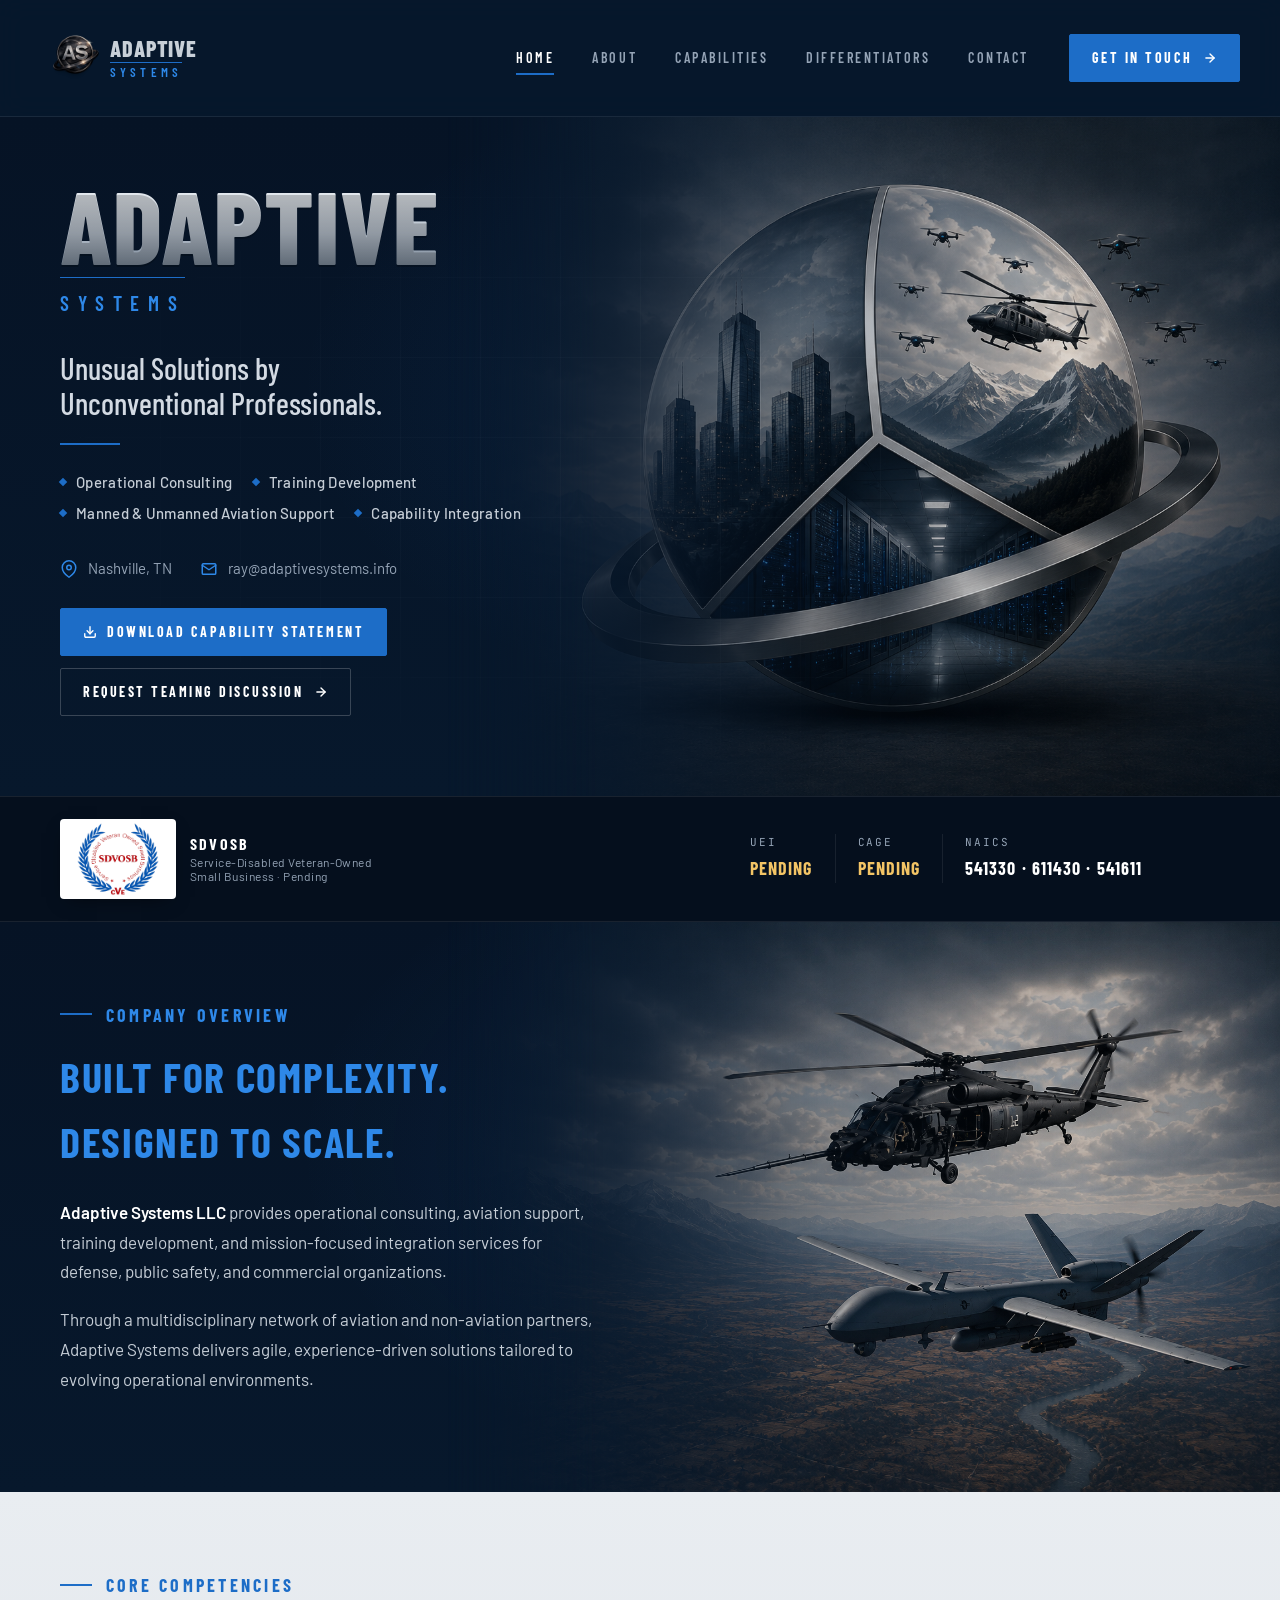
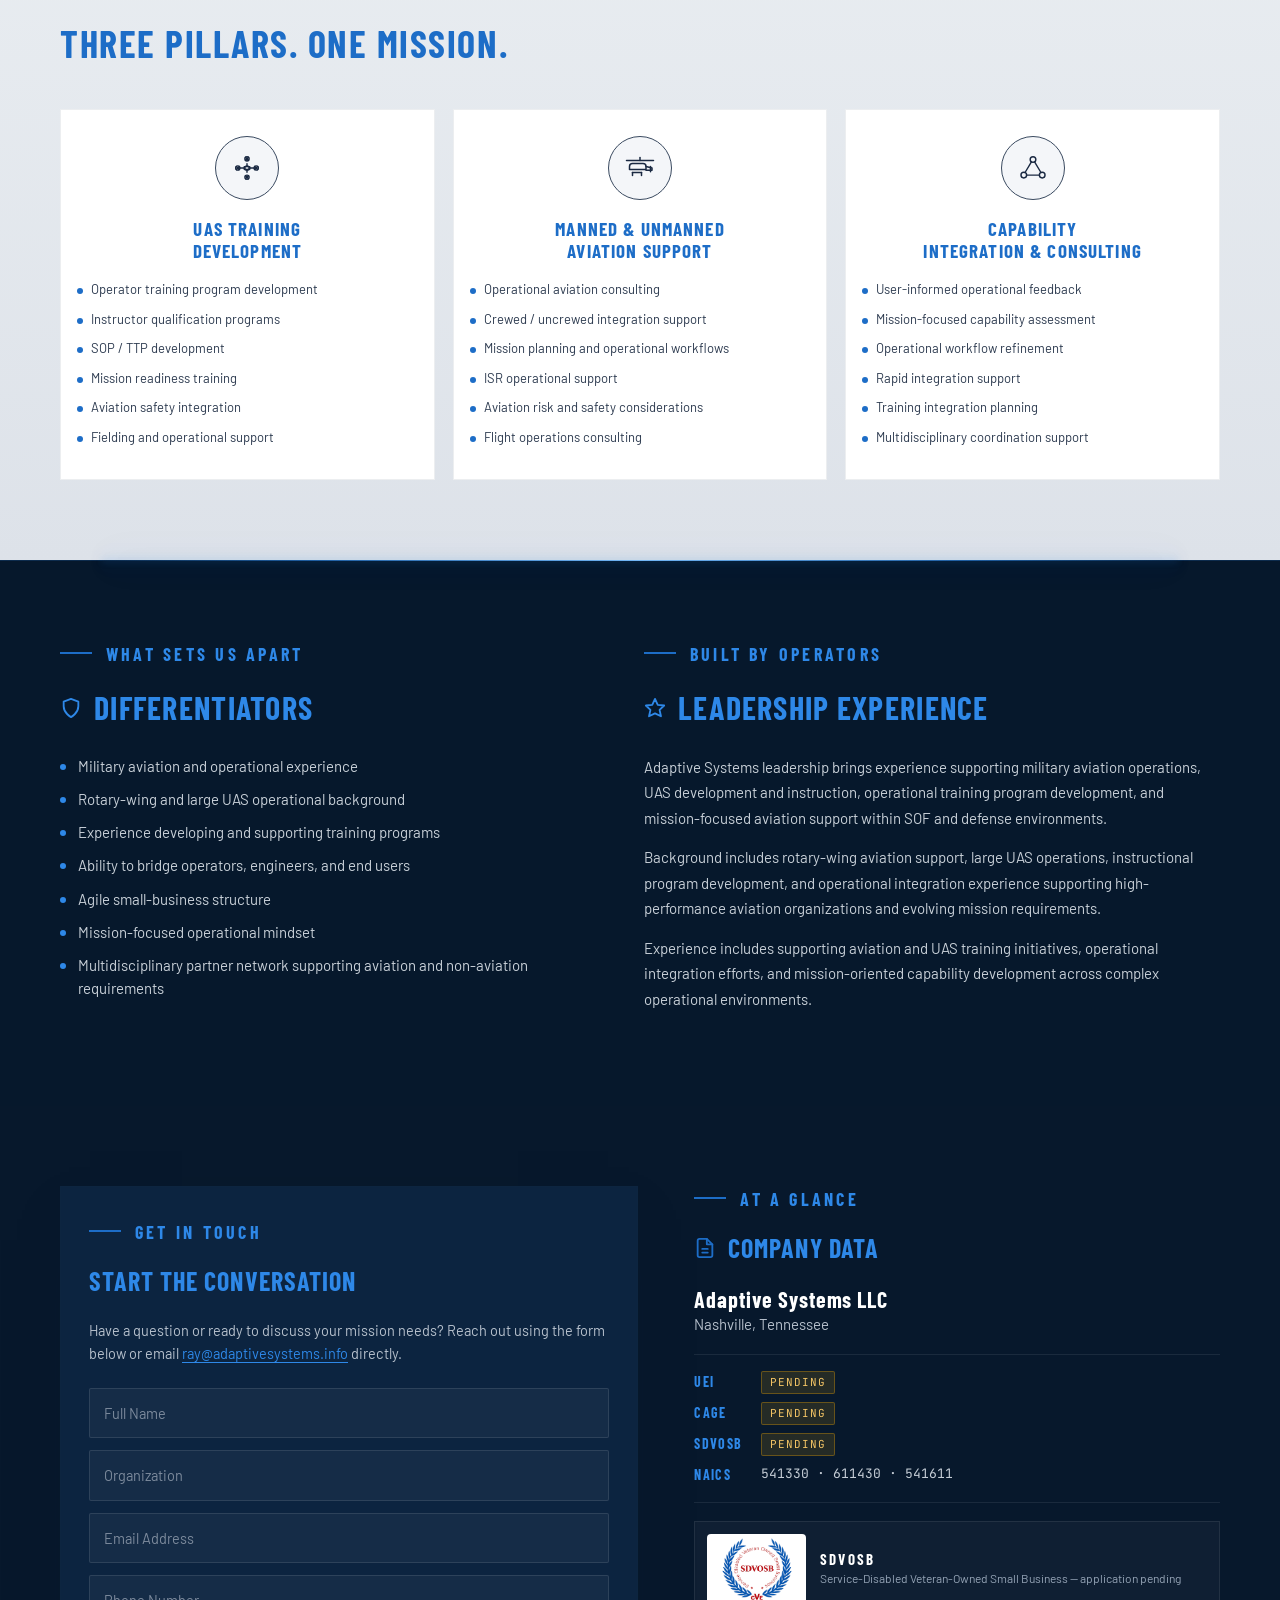
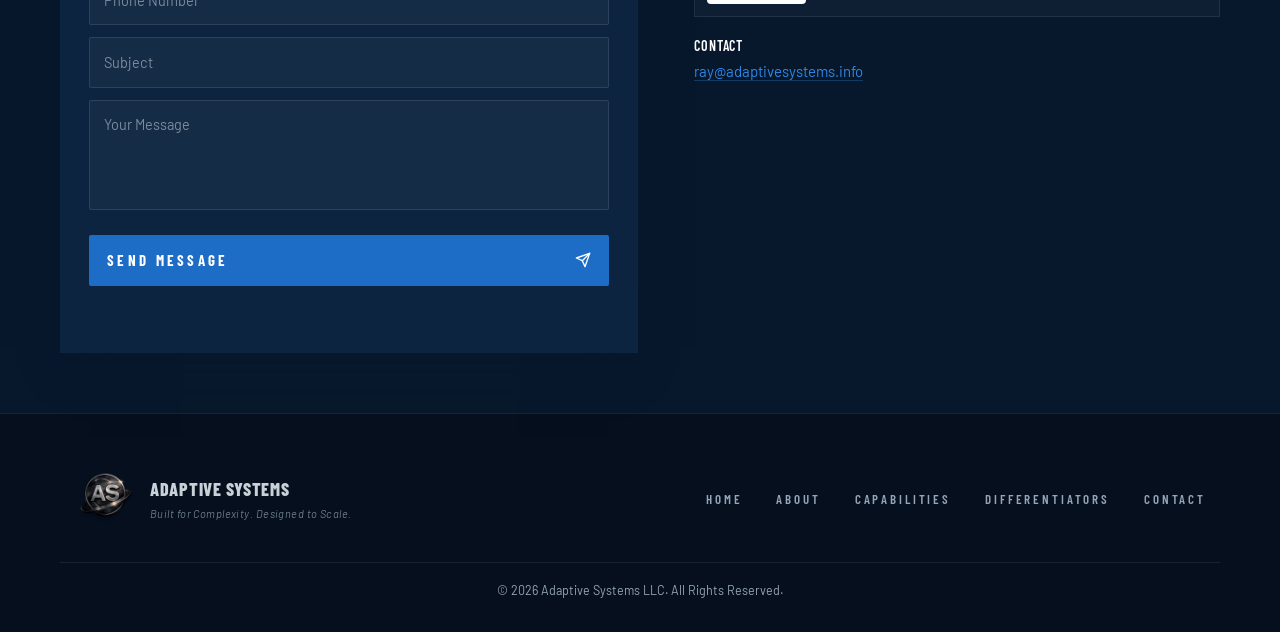
<file: index.html>
<!doctype html>
<html lang="en">
<head>
<meta charset="utf-8" />
<meta name="viewport" content="width=device-width,initial-scale=1" />
<title>Adaptive Systems — Unusual Solutions by Unconventional Professionals.</title>
<link rel="preconnect" href="https://fonts.googleapis.com">
<link rel="preconnect" href="https://fonts.gstatic.com" crossorigin>
<link href="https://fonts.googleapis.com/css2?family=Barlow+Condensed:wght@500;600;700;800&family=Barlow:wght@400;500;600;700&family=JetBrains+Mono:wght@400;500&display=swap" rel="stylesheet">

<style>
  :root {
    --bg-deep:    #07182c;
    --bg-panel:   #0c2440;
    --bg-panel-2: #102b4d;
    --bg-light:   #e9edf1;
    --bg-light-2: #d9dee5;
    --ink:        #e7edf4;
    --ink-dim:    #95a4b6;
    --ink-dark:   #1a2942;
    --ink-dark-2: #3a4a60;
    --steel:      #6b7a8e;
    --rule:       rgba(255,255,255,0.08);
    --rule-light: rgba(20,40,70,0.10);
    --signal:     #1d6dc7;
    --signal-2:   #2e88e8;
    --signal-bg:  rgba(29,109,199,0.10);
    --silver:     #c8d0d8;
  }

  * { box-sizing: border-box; margin: 0; padding: 0; }
  html { scroll-behavior: smooth; }
  body {
    font-family: 'Barlow', -apple-system, system-ui, sans-serif;
    color: var(--ink);
    background: var(--bg-deep);
    line-height: 1.55;
    -webkit-font-smoothing: antialiased;
  }
  img { display: block; max-width: 100%; }
  a { color: inherit; text-decoration: none; }
  button { font: inherit; cursor: pointer; border: none; background: none; color: inherit; }
  input, textarea { font: inherit; color: inherit; }

  /* ---------- TYPE ---------- */
  .display, h1, h2, h3, .nav-link, .btn, .eyebrow, .compcard h3, .pill {
    font-family: 'Barlow Condensed', 'Barlow', sans-serif;
    letter-spacing: 0.02em;
  }
  .eyebrow {
    font-weight: 700;
    font-size: 18px;
    letter-spacing: 0.18em;
    text-transform: uppercase;
    color: var(--signal-2);
  }
  .eyebrow.dark { color: var(--signal); }
  .eyebrow .accent {
    display: inline-block;
    width: 32px;
    height: 2px;
    background: var(--signal);
    vertical-align: middle;
    margin-right: 14px;
    transform: translateY(-3px);
  }

  /* ---------- LAYOUT ---------- */
  .wrap { max-width: 1240px; margin: 0 auto; padding: 0 40px; }

  /* ---------- HEADER ---------- */
  header {
    position: sticky; top: 0; z-index: 50;
    background: rgba(7, 24, 44, 0.85);
    backdrop-filter: blur(14px);
    -webkit-backdrop-filter: blur(14px);
    border-bottom: 1px solid var(--rule);
    transition: background .25s ease;
  }
  header.scrolled { background: rgba(7, 24, 44, 0.96); }
  .nav {
    display: flex; align-items: center; gap: 24px;
    padding: 18px 40px;
    max-width: 1400px; margin: 0 auto;
  }
  .brand {
    display: flex; align-items: center; gap: 1px;
    flex-shrink: 0;
  }
  .brand img { width: 90px; height: 90px; object-fit: contain; border-radius: 0; }
  .brand .lockup { line-height: 1; }
  .brand .lockup .top {
    font-family: 'Barlow Condensed', sans-serif;
    font-weight: 800;
    font-size: 22px;
    letter-spacing: 0.04em;
    color: #c8d0d8;
  }
  .brand .lockup .bot {
    font-family: 'Barlow Condensed', sans-serif;
    font-weight: 600;
    font-size: 13px;
    letter-spacing: 0.32em;
    color: var(--signal-2);
    margin-top: 3px;
    border-top: 1px solid var(--signal);
    padding-top: 3px;
    display: inline-block;
  }
  .nav-links {
    display: flex; align-items: center; gap: 6px;
    margin-left: auto;
  }
  .nav-link {
    font-weight: 600;
    font-size: 14px;
    letter-spacing: 0.18em;
    text-transform: uppercase;
    color: var(--ink-dim);
    padding: 10px 16px;
    position: relative;
    transition: color .2s;
  }
  .nav-link:hover { color: var(--ink); }
  .nav-link.active { color: #fff; }
  .nav-link.active::after {
    content: ''; position: absolute;
    left: 16px; right: 16px; bottom: 4px;
    height: 2px; background: var(--signal);
  }
  .btn {
    display: inline-flex; align-items: center; gap: 10px;
    padding: 12px 22px;
    background: var(--signal);
    color: #fff;
    font-weight: 700;
    font-size: 14px;
    letter-spacing: 0.18em;
    text-transform: uppercase;
    border-radius: 2px;
    transition: background .2s, transform .15s;
    border: 1px solid var(--signal);
  }
  .btn:hover { background: var(--signal-2); transform: translateY(-1px); }
  .btn.ghost { background: transparent; color: var(--ink); }
  .btn.ghost:hover { background: var(--signal); border-color: var(--signal); }
  .btn .arrow { transition: transform .2s; }
  .btn:hover .arrow { transform: translateX(3px); }

  /* ---------- HERO ---------- */
  .hero {
    position: relative;
    background:
      radial-gradient(1100px 600px at 75% 40%, rgba(29,109,199,0.18), transparent 60%),
      linear-gradient(180deg, #061325 0%, #07182c 100%);
    padding: 60px 0 80px;
    overflow: hidden;
  }
  /* Mountain photo isolated to the right side of the hero, fading into the
     site's deep-blue background well before it reaches the headline. */
  .hero::before {
    content: '';
    position: absolute;
    top: 0; right: 0; bottom: 0;
    width: 65%;
    background:
      linear-gradient(90deg, #07182c 0%, rgba(7,24,44,0.85) 20%, rgba(7,24,44,0.35) 45%, rgba(7,24,44,0.10) 75%, rgba(7,24,44,0.25) 100%),
      url('assets/hero-bg.jpg') right center / cover no-repeat;
    pointer-events: none;
    -webkit-mask-image: linear-gradient(90deg, transparent 0%, #000 18%, #000 100%);
            mask-image: linear-gradient(90deg, transparent 0%, #000 18%, #000 100%);
  }
  /* Faint grid overlay, kept very subtle so the photo reads through */
  .hero::after {
    content: '';
    position: absolute; inset: 0;
    background-image:
      linear-gradient(rgba(255,255,255,0.02) 1px, transparent 1px),
      linear-gradient(90deg, rgba(255,255,255,0.02) 1px, transparent 1px);
    background-size: 80px 80px;
    pointer-events: none;
    mask-image: radial-gradient(ellipse at center, #000 30%, transparent 75%);
  }
  .hero-grid {
    display: grid;
    grid-template-columns: 1.1fr 1fr;
    gap: 40px;
    align-items: center;
    position: relative;
    z-index: 1;
  }
  .hero h1 {
    font-family: 'Barlow Condensed', sans-serif;
    font-weight: 800;
    font-size: clamp(64px, 8vw, 116px);
    line-height: 0.92;
    letter-spacing: 0.01em;
    background: linear-gradient(180deg, #f4f7fa 0%, #b6c0cc 60%, #6e7c8c 100%);
    -webkit-background-clip: text;
    background-clip: text;
    color: transparent;
    text-shadow: 0 2px 0 rgba(0,0,0,0.2);
  }
  .hero .subline {
    font-family: 'Barlow Condensed', sans-serif;
    font-weight: 600;
    font-size: clamp(18px, 1.6vw, 24px);
    letter-spacing: 0.42em;
    color: var(--signal-2);
    margin-top: 6px;
    padding-top: 10px;
    border-top: 1px solid var(--signal);
    display: inline-block;
  }
  .tagline {
    margin-top: 30px;
    font-family: 'Barlow Condensed', sans-serif;
    font-weight: 500;
    font-size: clamp(24px, 2.4vw, 34px);
    line-height: 1.15;
    color: #d3dae3;
    max-width: 480px;
  }
  .tagline-rule {
    width: 60px; height: 2px;
    background: var(--signal);
    margin: 22px 0 26px;
  }
  .pills {
    display: flex; flex-wrap: wrap; gap: 8px 20px;
    max-width: 540px;
    color: #c5cdd6;
    font-size: 15px;
    margin-bottom: 32px;
  }
  .pills .pill {
    font-family: 'Barlow', sans-serif;
    font-weight: 500;
    letter-spacing: 0.02em;
    display: inline-flex; align-items: center; gap: 10px;
  }
  .pills .pill::before {
    content: ''; width: 6px; height: 6px;
    background: var(--signal);
    transform: rotate(45deg);
    flex-shrink: 0;
  }
  .meta {
    display: flex; flex-wrap: wrap; gap: 28px;
    color: var(--ink-dim);
    font-size: 15px;
  }
  .meta-item { display: inline-flex; align-items: center; gap: 10px; }
  .meta-item svg { color: var(--signal-2); }
  .meta-item a:hover { color: var(--ink); }

  .hero-orb {
    position: relative;
    display: flex;
    justify-content: center;
    align-items: center;
  }
  .hero-orb img {
    width: 100%;
    max-width: 560px;
    height: auto;
    /* Soft left-edge blend so the orb melts into the backdrop instead of
       sitting on a hard rectangle, but most of the orb is fully visible. */
    -webkit-mask-image: linear-gradient(to left, #000 70%, transparent 100%);
            mask-image: linear-gradient(to left, #000 70%, transparent 100%);
  }
  @keyframes floaty {
    0%,100% { transform: translateY(0) rotate(0deg); }
    50%     { transform: translateY(-12px) rotate(0.4deg); }
  }
  .orb-glow {
    position: absolute;
    width: 70%; height: 70%;
    background: radial-gradient(circle at 65% 50%, rgba(29,109,199,0.35), transparent 65%);
    filter: blur(50px);
    z-index: -1;
  }

  /* ---------- TRUST BAR ---------- */
  .trust {
    background: #050f1d;
    border-top: 1px solid var(--rule);
    border-bottom: 1px solid var(--rule);
    padding: 22px 0;
  }
  .trust-row {
    display: grid;
    grid-template-columns: auto 1fr auto auto auto;
    gap: 28px;
    align-items: center;
  }
  .trust-badge {
    display: flex; align-items: center; gap: 14px;
  }
  .trust-badge img {
    width: 116px; height: 80px; object-fit: contain;
    background: #fff;
    padding: 3px 6px;
    border-radius: 4px;
    box-shadow: 0 6px 18px -8px rgba(0,0,0,0.6);
  }
  .trust-badge .b-text {
    font-family: 'Barlow Condensed', sans-serif;
    line-height: 1.1;
  }
  .trust-badge .b-text .b-top {
    font-weight: 700;
    font-size: 16px;
    letter-spacing: 0.14em;
    text-transform: uppercase;
    color: #fff;
  }
  .trust-badge .b-text .b-sub {
    font-family: 'Barlow', sans-serif;
    font-weight: 400;
    font-size: 12px;
    color: var(--ink-dim);
    margin-top: 4px;
    letter-spacing: 0.04em;
    text-transform: none;
  }
  .trust-data {
    display: flex; gap: 0;
  }
  .trust-data .ti {
    padding: 0 22px;
    border-left: 1px solid var(--rule);
    font-family: 'JetBrains Mono', monospace;
    font-size: 11px;
    letter-spacing: 0.18em;
    text-transform: uppercase;
    color: var(--ink-dim);
  }
  .trust-data .ti:first-child { border-left: none; }
  .trust-data .ti .v {
    display: block;
    font-family: 'Barlow Condensed', sans-serif;
    font-weight: 700;
    font-size: 18px;
    letter-spacing: 0.06em;
    color: #fff;
    margin-top: 4px;
  }
  .trust-data .ti .v.pending {
    color: #f3c465;
  }

  /* ---------- OVERVIEW ---------- */
  .overview {
    background:
      radial-gradient(1100px 600px at 75% 40%, rgba(29,109,199,0.18), transparent 60%),
      linear-gradient(180deg, #061325 0%, #07182c 100%);
    padding: 80px 0;
    position: relative;
    overflow: hidden;
  }
  /* Aviation photo isolated to the right side, fading into the
     section's deep-blue panel well before it reaches the headline. */
  .overview::before {
    content: '';
    position: absolute;
    top: 0; right: 0; bottom: 0;
    width: 65%;
    background:
      linear-gradient(90deg, #07182c 0%, rgba(7,24,44,0.85) 20%, rgba(7,24,44,0.35) 45%, rgba(7,24,44,0.10) 75%, rgba(7,24,44,0.25) 100%),
      url('assets/overview-bg.jpg') right center / cover no-repeat;
    pointer-events: none;
    -webkit-mask-image: linear-gradient(90deg, transparent 0%, #000 18%, #000 100%);
            mask-image: linear-gradient(90deg, transparent 0%, #000 18%, #000 100%);
    z-index: 0;
  }
  .overview .wrap { position: relative; z-index: 1; }
  .overview-grid {
    display: grid;
    grid-template-columns: 1fr 1fr;
    gap: 60px;
    align-items: center;
  }
  .overview h2 {
    font-family: 'Barlow Condensed', sans-serif;
    font-weight: 700;
    font-size: 42px;
    letter-spacing: 0.04em;
    text-transform: uppercase;
    color: var(--signal-2);
    margin-top: 14px;
    margin-bottom: 24px;
  }
  .overview p {
    font-size: 17px;
    line-height: 1.75;
    color: #c5cdd6;
    margin-bottom: 18px;
    max-width: 540px;
  }
  .overview p strong { color: #fff; font-weight: 600; }
  .overview-figure {
    aspect-ratio: 16/10;
    background:
      linear-gradient(135deg, #0a1d33 0%, #163b66 100%);
    position: relative;
    overflow: hidden;
    border: 1px solid rgba(255,255,255,0.06);
  }
  .overview-figure::before {
    content: '';
    position: absolute; inset: 0;
    background-image: repeating-linear-gradient(
      45deg,
      rgba(255,255,255,0.04) 0 14px,
      rgba(255,255,255,0) 14px 28px
    );
  }
  .overview-figure .caption {
    position: absolute;
    left: 24px; bottom: 24px;
    font-family: 'JetBrains Mono', monospace;
    font-size: 11px;
    letter-spacing: 0.2em;
    text-transform: uppercase;
    color: rgba(255,255,255,0.55);
    background: rgba(0,0,0,0.4);
    padding: 8px 12px;
    border-left: 2px solid var(--signal);
  }
  .overview-figure .crosshair {
    position: absolute;
    top: 24px; right: 24px;
    width: 60px; height: 60px;
    opacity: 0.5;
  }
  .overview-figure .silhouette {
    position: absolute;
    inset: 0;
    display: flex; align-items: center; justify-content: center;
    color: rgba(255,255,255,0.18);
  }
  .overview-figure .silhouette svg { width: 65%; height: auto; }

  /* ---------- COMPETENCIES + CONTACT ---------- */
  .mid {
    background: linear-gradient(180deg, #e9edf1 0%, #dde2e9 100%);
    color: var(--ink-dark);
    padding: 80px 0;
  }
  .mid-grid {
    display: block;
  }

  /* ---------- DIFF + LEADERSHIP BLOCK ---------- */
  .diff-lead {
    position: relative;
    background: rgba(7, 24, 44, 0.96);
    color: var(--ink);
    padding: 80px 0;
    border-top: 1px solid rgba(46, 136, 232, 0.18);
  }
  /* Glowing blue divider hovering between the previous section and this one */
  .diff-lead::before {
    content: '';
    position: absolute;
    left: 8%; right: 8%;
    top: -1px;
    height: 1px;
    background: linear-gradient(90deg,
      rgba(46,136,232,0) 0%,
      rgba(46,136,232,0.55) 20%,
      rgba(120,190,255,0.95) 50%,
      rgba(46,136,232,0.55) 80%,
      rgba(46,136,232,0) 100%);
    box-shadow:
      0 0 6px rgba(46,136,232,0.55),
      0 0 18px rgba(46,136,232,0.45),
      0 0 36px rgba(29,109,199,0.35);
    pointer-events: none;
  }
  .diff-lead-grid {
    display: grid;
    grid-template-columns: 1fr 1.1fr;
    gap: 60px;
    align-items: start;
  }
  .diff-lead h2 {
    font-family: 'Barlow Condensed', sans-serif;
    font-weight: 700;
    font-size: 32px;
    letter-spacing: 0.04em;
    text-transform: uppercase;
    color: var(--signal-2);
    margin: 14px 0 22px;
    display: flex; align-items: center; gap: 12px;
  }
  .diff-lead h2 svg { color: var(--signal-2); }
  .diff-lead ul { list-style: none; }
  .diff-lead ul li {
    position: relative;
    padding-left: 18px;
    font-size: 15px;
    color: #c8d0d8;
    line-height: 1.55;
    margin-bottom: 10px;
  }
  .diff-lead ul li::before {
    content: '';
    position: absolute;
    left: 0; top: 9px;
    width: 6px; height: 6px;
    background: var(--signal-2);
    border-radius: 50%;
  }
  .diff-lead p {
    font-size: 15px;
    color: #c8d0d8;
    line-height: 1.7;
    margin-bottom: 14px;
  }
  .diff-lead .eyebrow.dark { color: var(--signal-2); }

  .competencies h2 {
    font-family: 'Barlow Condensed', sans-serif;
    font-weight: 700;
    font-size: 38px;
    letter-spacing: 0.04em;
    text-transform: uppercase;
    color: var(--signal);
    margin: 14px 0 36px;
  }
  .compcards {
    display: grid;
    grid-template-columns: repeat(3, minmax(0, 1fr));
    gap: 18px;
  }
  .compcard { min-width: 0; }
  .compcard {
    background: #fff;
    border: 1px solid rgba(20,40,70,0.08);
    padding: 22px 16px;
    transition: transform .25s ease, box-shadow .25s ease, border-color .25s ease;
    position: relative;
    overflow: hidden;
  }
  .compcard::before {
    content: '';
    position: absolute;
    left: 0; top: 0;
    width: 100%; height: 3px;
    background: var(--signal);
    transform: scaleX(0);
    transform-origin: left;
    transition: transform .35s ease;
  }
  .compcard:hover {
    transform: translateY(-4px);
    box-shadow: 0 18px 40px -20px rgba(20,40,70,0.35);
    border-color: rgba(29,109,199,0.3);
  }
  .compcard:hover::before { transform: scaleX(1); }
  .compicon {
    width: 64px; height: 64px;
    border-radius: 50%;
    border: 1.5px solid var(--ink-dark-2);
    display: flex; align-items: center; justify-content: center;
    margin: 4px auto 18px;
    color: var(--ink-dark);
    background: #f4f6f9;
  }
  .compcard h3 {
    font-weight: 700;
    font-size: 19px;
    letter-spacing: 0.06em;
    text-transform: uppercase;
    text-align: center;
    color: var(--signal);
    margin-bottom: 18px;
    line-height: 1.15;
    min-height: 44px;
    display: flex; align-items: center; justify-content: center;
  }
  .complist { list-style: none; }
  .complist li {
    position: relative;
    padding-left: 14px;
    font-size: 13px;
    line-height: 1.5;
    color: #2c3a4f;
    margin-bottom: 10px;
  }
  .complist li::before {
    content: ''; position: absolute;
    left: 0; top: 8px;
    width: 6px; height: 6px;
    background: var(--signal);
    border-radius: 50%;
  }

  /* ---------- CONTACT FORM ---------- */
  .contact-card {
    background: var(--bg-panel);
    color: var(--ink);
    padding: 32px 28px;
    border: 1px solid rgba(20,40,70,0.12);
    box-shadow: 0 24px 60px -30px rgba(7,24,44,0.5);
    position: relative;
    margin-top: 24px;
  }
  .contact-card h2 {
    font-family: 'Barlow Condensed', sans-serif;
    font-weight: 700;
    font-size: 32px;
    letter-spacing: 0.04em;
    text-transform: uppercase;
    color: var(--signal-2);
    margin: 6px 0 14px;
  }
  .contact-card p.intro {
    font-size: 14.5px;
    color: #b6c0cc;
    margin-bottom: 22px;
    line-height: 1.6;
  }
  .form { display: flex; flex-direction: column; gap: 12px; }
  .field {
    position: relative;
  }
  .field input,
  .field textarea {
    width: 100%;
    background: rgba(255,255,255,0.04);
    border: 1px solid rgba(255,255,255,0.10);
    padding: 13px 14px;
    color: #fff;
    font-size: 14.5px;
    border-radius: 2px;
    transition: border-color .2s, background .2s;
    outline: none;
    resize: none;
  }
  .field textarea { min-height: 110px; line-height: 1.5; }
  .field input::placeholder,
  .field textarea::placeholder { color: #7c8a9c; }
  .field input:focus,
  .field textarea:focus {
    border-color: var(--signal);
    background: rgba(29,109,199,0.06);
  }
  .field.error input,
  .field.error textarea { border-color: #d75353; }
  .field .err-msg {
    position: absolute;
    right: 8px; top: 50%;
    transform: translateY(-50%);
    font-size: 11px;
    color: #ff7b7b;
    font-family: 'JetBrains Mono', monospace;
    letter-spacing: 0.1em;
    text-transform: uppercase;
    pointer-events: none;
  }
  .field.textarea .err-msg { top: 16px; transform: none; }
  .submit {
    margin-top: 6px;
    background: var(--signal);
    color: #fff;
    font-family: 'Barlow Condensed', sans-serif;
    font-weight: 700;
    font-size: 15px;
    letter-spacing: 0.22em;
    text-transform: uppercase;
    padding: 14px 18px;
    display: flex;
    align-items: center;
    justify-content: space-between;
    border-radius: 2px;
    transition: background .2s;
  }
  .submit:hover:not(:disabled) { background: var(--signal-2); }
  .submit:disabled { opacity: 0.7; cursor: progress; }
  .submit.success { background: #1e8a5b; }
  .form-msg {
    font-size: 13px;
    color: #8fc4a8;
    font-family: 'JetBrains Mono', monospace;
    letter-spacing: 0.06em;
    margin-top: 4px;
    min-height: 18px;
  }

  /* ---------- DIFF / LEADERSHIP / DATA ---------- */
  .lower {
    background: var(--bg-deep);
    padding: 80px 0 60px;
    color: var(--ink);
  }
  .lower .wrap { max-width: 1240px; }
  .lower-grid {
    display: grid;
    grid-template-columns: 1.1fr 1fr;
    gap: 56px;
    align-items: start;
  }
  .lower h2 {
    font-family: 'Barlow Condensed', sans-serif;
    font-weight: 700;
    font-size: 26px;
    letter-spacing: 0.04em;
    text-transform: uppercase;
    color: var(--signal-2);
    margin: 14px 0 18px;
    display: flex; align-items: center; gap: 12px;
  }
  .lower h2 svg { color: var(--signal); }
  .lower ul { list-style: none; }
  .lower ul li {
    position: relative;
    padding-left: 18px;
    font-size: 14.5px;
    color: #c5cdd6;
    line-height: 1.5;
    margin-bottom: 10px;
  }
  .lower ul li::before {
    content: '';
    position: absolute;
    left: 0; top: 8px;
    width: 6px; height: 6px;
    background: var(--signal);
    border-radius: 50%;
  }
  .lower p {
    font-size: 14.5px;
    color: #c5cdd6;
    line-height: 1.65;
    margin-bottom: 14px;
  }
  .data-block { font-size: 15px; }
  .data-block .name {
    font-family: 'Barlow Condensed', sans-serif;
    font-weight: 700;
    font-size: 22px;
    letter-spacing: 0.04em;
    color: #fff;
    line-height: 1.2;
  }
  .data-block .city {
    color: #b6c0cc;
    margin-bottom: 18px;
  }
  .data-rows {
    display: grid;
    grid-template-columns: auto 1fr;
    gap: 8px 18px;
    padding: 16px 0;
    border-top: 1px solid var(--rule);
    border-bottom: 1px solid var(--rule);
    margin-bottom: 18px;
  }
  .data-rows dt {
    font-family: 'Barlow Condensed', sans-serif;
    font-weight: 700;
    color: var(--signal-2);
    letter-spacing: 0.1em;
    font-size: 14px;
  }
  .data-rows dd {
    color: #c5cdd6;
    font-family: 'JetBrains Mono', monospace;
    font-size: 13px;
  }
  .data-rows dd .pending {
    display: inline-block;
    padding: 2px 8px;
    background: rgba(255,180,0,0.12);
    color: #f3c465;
    border: 1px solid rgba(255,180,0,0.3);
    border-radius: 2px;
    font-size: 11px;
    letter-spacing: 0.1em;
    text-transform: uppercase;
  }
  .data-block .contact-label {
    font-family: 'Barlow Condensed', sans-serif;
    font-weight: 600;
    color: #fff;
    letter-spacing: 0.06em;
    text-transform: uppercase;
    font-size: 14px;
    margin-bottom: 4px;
  }
  .data-block a.email {
    color: var(--signal-2);
    border-bottom: 1px solid rgba(46,136,232,0.3);
    transition: color .2s, border-color .2s;
  }
  .data-block a.email:hover { color: #fff; border-color: #fff; }

  /* ---------- FOOTER ---------- */
  footer {
    background: #050f1d;
    border-top: 1px solid var(--rule);
    padding: 40px 0 32px;
  }
  .foot {
    display: flex;
    align-items: center;
    justify-content: space-between;
    gap: 24px;
    flex-wrap: wrap;
  }
  .foot-brand { display: flex; align-items: center; gap: 1px; }
  .foot-brand img { width: 90px; height: 90px; object-fit: contain; border-radius: 0; }
  .foot-brand .lockup .top {
    font-family: 'Barlow Condensed', sans-serif;
    font-weight: 800;
    font-size: 18px;
    letter-spacing: 0.04em;
    color: #c8d0d8;
  }
  .foot-brand .lockup .bot {
    font-family: 'Barlow', sans-serif;
    font-style: italic;
    font-size: 11px;
    letter-spacing: 0.04em;
    color: #6e7c8c;
    margin-top: 2px;
  }
  .foot-links {
    display: flex; gap: 6px;
  }
  .foot-link {
    font-family: 'Barlow Condensed', sans-serif;
    font-weight: 600;
    font-size: 13px;
    letter-spacing: 0.22em;
    text-transform: uppercase;
    color: var(--ink-dim);
    padding: 8px 14px;
    transition: color .2s;
  }
  .foot-link:hover { color: var(--ink); }
  .foot-copy {
    font-size: 12.5px;
    color: var(--ink-dim);
    text-align: center;
    margin-top: 18px;
    border-top: 1px solid var(--rule);
    padding-top: 18px;
  }

  /* ---------- RESPONSIVE ---------- */
  @media (max-width: 980px) {
    .hero-grid, .overview-grid { grid-template-columns: 1fr; }
    .mid-grid { display: block; }
    .diff-lead-grid { grid-template-columns: 1fr; gap: 36px; }
    .lower-grid { grid-template-columns: 1fr; gap: 36px; }
    .compcards { grid-template-columns: 1fr; }
    .nav-links { display: none; }
    .contact-card { position: static; }
    .trust-row { grid-template-columns: 1fr; gap: 18px; }
    .trust-data { flex-wrap: wrap; gap: 12px 0; }
  }
</style>
</head>
<body>

<header id="site-header">
  <div class="nav">
    <div class="brand" style="gap: 0px">
      <img src="assets/as-profile.png" alt="Adaptive Systems" style="object-fit: contain; width: 70px; height: 80px" />
      <div class="lockup">
        <div class="top">ADAPTIVE</div>
        <div class="bot">SYSTEMS</div>
      </div>
    </div>
    <nav class="nav-links" aria-label="Primary">
      <a class="nav-link" href="#home" data-target="home">Home</a>
      <a class="nav-link" href="#about" data-target="about">About</a>
      <a class="nav-link" href="#capabilities" data-target="capabilities">Capabilities</a>
      <a class="nav-link" href="#differentiators" data-target="differentiators">Differentiators</a>
      <a class="nav-link" href="#contact" data-target="contact">Contact</a>
    </nav>
    <a href="#contact" class="btn" data-target="contact">
      Get in Touch
      <svg class="arrow" width="14" height="14" viewBox="0 0 24 24" fill="none" stroke="currentColor" stroke-width="2.4" stroke-linecap="round" stroke-linejoin="round"><line x1="5" y1="12" x2="19" y2="12"/><polyline points="12 5 19 12 12 19"/></svg>
    </a>
  </div>
</header>

<!-- HERO / HOME -->
<section class="hero" id="home" data-screen-label="01 Home">
  <div class="wrap">
    <div class="hero-grid">
      <div>
        <h1>ADAPTIVE</h1>
        <span class="subline">SYSTEMS</span>
        <p class="tagline">Unusual Solutions by<br/>Unconventional Professionals.</p>
        <div class="tagline-rule"></div>
        <div class="pills">
          <span class="pill">Operational Consulting</span>
          <span class="pill">Training Development</span>
          <span class="pill">Manned &amp; Unmanned Aviation Support</span>
          <span class="pill">Capability Integration</span>
        </div>
        <div class="meta">
          <span class="meta-item">
            <svg width="18" height="18" viewBox="0 0 24 24" fill="none" stroke="currentColor" stroke-width="2" stroke-linecap="round" stroke-linejoin="round"><path d="M21 10c0 7-9 13-9 13s-9-6-9-13a9 9 0 0 1 18 0z"/><circle cx="12" cy="10" r="3"/></svg>
            Nashville, TN
          </span>
          <a href="mailto:ray@adaptivesystems.info" class="meta-item">
            <svg width="18" height="18" viewBox="0 0 24 24" fill="none" stroke="currentColor" stroke-width="2" stroke-linecap="round" stroke-linejoin="round"><rect x="3" y="5" width="18" height="14" rx="1.5"/><polyline points="3 7 12 13 21 7"/></svg>
            ray@adaptivesystems.info
          </a>
        </div>
        <div style="display:flex;flex-wrap:wrap;gap:12px;margin-top:28px;">
          <a class="btn" href="#" download>
            <svg width="14" height="14" viewBox="0 0 24 24" fill="none" stroke="currentColor" stroke-width="2.4" stroke-linecap="round" stroke-linejoin="round"><path d="M21 15v4a2 2 0 0 1-2 2H5a2 2 0 0 1-2-2v-4"/><polyline points="7 10 12 15 17 10"/><line x1="12" y1="15" x2="12" y2="3"/></svg>
            Download Capability Statement
          </a>
          <a class="btn ghost" href="#contact" style="background:transparent;border:1px solid rgba(255,255,255,0.2);color:#fff;">
            Request Teaming Discussion
            <svg class="arrow" width="14" height="14" viewBox="0 0 24 24" fill="none" stroke="currentColor" stroke-width="2.4" stroke-linecap="round" stroke-linejoin="round"><line x1="5" y1="12" x2="19" y2="12"/><polyline points="12 5 19 12 12 19"/></svg>
          </a>
        </div>
      </div>
      <div class="hero-orb" aria-hidden="true"></div>
    </div>
  </div>
</section>

<!-- TRUST BAR -->
<section class="trust" aria-label="Certifications and identifiers">
  <div class="wrap">
    <div class="trust-row">
      <div class="trust-badge">
        <img src="assets/sdvosb-cropped.png" alt="Service-Disabled Veteran-Owned Small Business" />
        <div class="b-text">
          <div class="b-top">SDVOSB</div>
          <div class="b-sub">Service-Disabled Veteran-Owned<br/>Small Business · Pending</div>
        </div>
      </div>
      <div></div>
      <div class="trust-data">
        <div class="ti">UEI<span class="v pending">Pending</span></div>
        <div class="ti">CAGE<span class="v pending">Pending</span></div>
        <div class="ti">NAICS<span class="v">541330 · 611430 · 541611</span></div>
      </div>
    </div>
  </div>
</section>

<!-- ABOUT / OVERVIEW -->
<section class="overview" id="about" data-screen-label="02 About">
  <div class="wrap">
    <div class="overview-grid">
      <div>
        <div class="eyebrow"><span class="accent"></span>Company Overview</div>
        <h2>Built for Complexity.<br/>Designed to Scale.</h2>
        <p>
          <strong>Adaptive Systems LLC</strong> provides operational consulting,
          aviation support, training development, and mission-focused integration
          services for defense, public safety, and commercial organizations.
        </p>
        <p>
          Through a multidisciplinary network of aviation and non-aviation partners,
          Adaptive Systems delivers agile, experience-driven solutions tailored to
          evolving operational environments.
        </p>
      </div>
      <div aria-hidden="true"></div>
    </div>
  </div>
</section>

<!-- CAPABILITIES + CONTACT -->
<section class="mid" id="capabilities" data-screen-label="03 Capabilities">
  <div class="wrap">
    <div class="mid-grid">
      <div class="competencies">
        <div class="eyebrow dark"><span class="accent"></span>Core Competencies</div>
        <h2>Three Pillars. One Mission.</h2>
        <div class="compcards">
          <article class="compcard">
            <div class="compicon">
              <!-- UAS / drone icon -->
              <svg width="34" height="34" viewBox="0 0 48 48" fill="none" stroke="currentColor" stroke-width="2" stroke-linecap="round" stroke-linejoin="round">
                <circle cx="24" cy="24" r="3"/>
                <rect x="20" y="22" width="8" height="4" rx="0.5"/>
                <line x1="14" y1="24" x2="20" y2="24"/>
                <line x1="28" y1="24" x2="34" y2="24"/>
                <line x1="24" y1="18" x2="24" y2="22"/>
                <line x1="24" y1="26" x2="24" y2="30"/>
                <circle cx="11" cy="24" r="3"/><line x1="9" y1="22" x2="13" y2="26"/><line x1="13" y1="22" x2="9" y2="26"/>
                <circle cx="37" cy="24" r="3"/><line x1="35" y1="22" x2="39" y2="26"/><line x1="39" y1="22" x2="35" y2="26"/>
                <circle cx="24" cy="11" r="3"/><line x1="22" y1="9" x2="26" y2="13"/><line x1="26" y1="9" x2="22" y2="13"/>
                <circle cx="24" cy="37" r="3"/><line x1="22" y1="35" x2="26" y2="39"/><line x1="26" y1="35" x2="22" y2="39"/>
              </svg>
            </div>
            <h3>UAS Training<br/>Development</h3>
            <ul class="complist">
              <li>Operator training program development</li>
              <li>Instructor qualification programs</li>
              <li>SOP / TTP development</li>
              <li>Mission readiness training</li>
              <li>Aviation safety integration</li>
              <li>Fielding and operational support</li>
            </ul>
          </article>

          <article class="compcard">
            <div class="compicon">
              <!-- Helicopter icon -->
              <svg width="36" height="36" viewBox="0 0 48 48" fill="none" stroke="currentColor" stroke-width="2" stroke-linecap="round" stroke-linejoin="round">
                <line x1="6" y1="14" x2="42" y2="14"/>
                <line x1="24" y1="10" x2="24" y2="14"/>
                <path d="M14 18 h14 a4 4 0 0 1 4 4 v4 h-22 v-4 a4 4 0 0 1 4 -4 z"/>
                <path d="M32 22 l8 2 v3 h-8"/>
                <line x1="38" y1="22" x2="38" y2="29"/>
                <line x1="14" y1="30" x2="26" y2="30"/>
                <line x1="14" y1="30" x2="14" y2="34"/>
                <line x1="26" y1="30" x2="26" y2="34"/>
              </svg>
            </div>
            <h3>Manned &amp; Unmanned<br/>Aviation Support</h3>
            <ul class="complist">
              <li>Operational aviation consulting</li>
              <li>Crewed / uncrewed integration support</li>
              <li>Mission planning and operational workflows</li>
              <li>ISR operational support</li>
              <li>Aviation risk and safety considerations</li>
              <li>Flight operations consulting</li>
            </ul>
          </article>

          <article class="compcard">
            <div class="compicon">
              <!-- Network / nodes icon -->
              <svg width="34" height="34" viewBox="0 0 48 48" fill="none" stroke="currentColor" stroke-width="2" stroke-linecap="round" stroke-linejoin="round">
                <circle cx="24" cy="12" r="4"/>
                <circle cx="11" cy="34" r="4"/>
                <circle cx="37" cy="34" r="4"/>
                <line x1="22" y1="15" x2="13" y2="30"/>
                <line x1="26" y1="15" x2="35" y2="30"/>
                <line x1="15" y1="34" x2="33" y2="34"/>
              </svg>
            </div>
            <h3>Capability<br/>Integration &amp; Consulting</h3>
            <ul class="complist">
              <li>User-informed operational feedback</li>
              <li>Mission-focused capability assessment</li>
              <li>Operational workflow refinement</li>
              <li>Rapid integration support</li>
              <li>Training integration planning</li>
              <li>Multidisciplinary coordination support</li>
            </ul>
          </article>
        </div>
      </div>

    </div>
  </div>
</section>

<!-- DIFFERENTIATORS + LEADERSHIP -->
<section class="diff-lead" id="differentiators" data-screen-label="04 Differentiators">
  <div class="wrap">
    <div class="diff-lead-grid">
      <div>
        <div class="eyebrow dark"><span class="accent"></span>What Sets Us Apart</div>
        <h2>
          <svg width="22" height="22" viewBox="0 0 24 24" fill="none" stroke="currentColor" stroke-width="2" stroke-linecap="round" stroke-linejoin="round"><path d="M12 22s-8-4.5-8-12V5l8-3 8 3v5c0 7.5-8 12-8 12z"/></svg>
          Differentiators
        </h2>
        <ul>
          <li>Military aviation and operational experience</li>
          <li>Rotary-wing and large UAS operational background</li>
          <li>Experience developing and supporting training programs</li>
          <li>Ability to bridge operators, engineers, and end users</li>
          <li>Agile small-business structure</li>
          <li>Mission-focused operational mindset</li>
          <li>Multidisciplinary partner network supporting aviation and non-aviation requirements</li>
        </ul>
      </div>
      <div>
        <div class="eyebrow dark"><span class="accent"></span>Built by Operators</div>
        <h2>
          <svg width="22" height="22" viewBox="0 0 24 24" fill="none" stroke="currentColor" stroke-width="2" stroke-linecap="round" stroke-linejoin="round"><polygon points="12 2 15 8.5 22 9.3 17 14 18.5 21 12 17.8 5.5 21 7 14 2 9.3 9 8.5 12 2"/></svg>
          Leadership Experience
        </h2>
        <p>
          Adaptive Systems leadership brings experience supporting military
          aviation operations, UAS development and instruction, operational
          training program development, and mission-focused aviation support
          within SOF and defense environments.
        </p>
        <p>
          Background includes rotary-wing aviation support, large UAS operations,
          instructional program development, and operational integration
          experience supporting high-performance aviation organizations and
          evolving mission requirements.
        </p>
        <p>
          Experience includes supporting aviation and UAS training initiatives,
          operational integration efforts, and mission-oriented capability
          development across complex operational environments.
        </p>
      </div>
    </div>
  </div>
</section>

<!-- CONTACT + COMPANY DATA -->
<section class="lower" id="contact" data-screen-label="05 Contact">
  <div class="wrap">
    <div class="lower-grid">
      <aside class="contact-card" style="margin-top:0;">
        <div class="eyebrow"><span class="accent"></span>Get in Touch</div>
        <h2>Start the Conversation</h2>
        <p class="intro">
          Have a question or ready to discuss your mission needs? Reach out using
          the form below or email
          <a href="mailto:ray@adaptivesystems.info" style="color:var(--signal-2);text-decoration:underline;text-underline-offset:3px">ray@adaptivesystems.info</a>
          directly.
        </p>
        <form class="form" id="contact-form" action="https://formspree.io/f/xdavwakl" method="POST" novalidate>
          <div class="field"><input type="text" name="name" placeholder="Full Name" autocomplete="name" /></div>
          <div class="field"><input type="text" name="org" placeholder="Organization" autocomplete="organization" /></div>
          <div class="field"><input type="email" name="email" placeholder="Email Address" autocomplete="email" /></div>
          <div class="field"><input type="tel" name="phone" placeholder="Phone Number" autocomplete="tel" /></div>
          <div class="field"><input type="text" name="_subject" placeholder="Subject" /></div>
          <div class="field textarea"><textarea name="message" placeholder="Your Message"></textarea></div>
          <input type="text" name="_gotcha" tabindex="-1" autocomplete="off" aria-hidden="true" style="position:absolute;left:-10000px;width:1px;height:1px;opacity:0;" />
          <button type="submit" class="submit">
            <span class="label">Send Message</span>
            <svg width="16" height="16" viewBox="0 0 24 24" fill="none" stroke="currentColor" stroke-width="2" stroke-linecap="round" stroke-linejoin="round"><line x1="22" y1="2" x2="11" y2="13"/><polygon points="22 2 15 22 11 13 2 9 22 2"/></svg>
          </button>
          <div class="form-msg" id="form-msg" aria-live="polite"></div>
        </form>
      </aside>
      <div>
        <div class="eyebrow"><span class="accent"></span>At a Glance</div>
        <h2>
          <svg width="22" height="22" viewBox="0 0 24 24" fill="none" stroke="currentColor" stroke-width="2" stroke-linecap="round" stroke-linejoin="round"><path d="M14 2H6a2 2 0 0 0-2 2v16a2 2 0 0 0 2 2h12a2 2 0 0 0 2-2V8z"/><polyline points="14 2 14 8 20 8"/><line x1="9" y1="13" x2="15" y2="13"/><line x1="9" y1="17" x2="15" y2="17"/></svg>
          Company Data
        </h2>
        <div class="data-block">
          <div class="name">Adaptive Systems LLC</div>
          <div class="city">Nashville, Tennessee</div>
          <dl class="data-rows">
            <dt>UEI</dt><dd><span class="pending">Pending</span></dd>
            <dt>CAGE</dt><dd><span class="pending">Pending</span></dd>
            <dt>SDVOSB</dt><dd><span class="pending">Pending</span></dd>
            <dt>NAICS</dt><dd>541330 · 611430 · 541611</dd>
          </dl>
          <div style="display:flex;align-items:center;gap:14px;margin:0 0 18px;padding:12px;background:rgba(255,255,255,0.03);border:1px solid var(--rule);">
            <img src="assets/sdvosb-cropped.png" alt="SDVOSB seal" style="width: 99px; height: 70px; object-fit: contain; background: #fff; border-radius: 4px; padding: 3px 5px; flex-shrink: 0" />
            <div style="font-family:'Barlow Condensed',sans-serif;line-height:1.15;">
              <div style="font-weight:700;font-size:15px;letter-spacing:0.14em;text-transform:uppercase;color:#fff;">SDVOSB</div>
              <div style="font-family:'Barlow',sans-serif;font-size:12px;color:var(--ink-dim);margin-top:4px;">Service-Disabled Veteran-Owned Small Business — application pending</div>
            </div>
          </div>
          <div class="contact-label">Contact</div>
          <a class="email" href="mailto:ray@adaptivesystems.info">ray@adaptivesystems.info</a>
        </div>
      </div>
    </div>
  </div>
</section>

<footer>
  <div class="wrap">
    <div class="foot">
      <div class="foot-brand" style="gap: 0px">
        <img src="assets/as-profile.png" alt="Adaptive Systems" />
        <div class="lockup">
          <div class="top">ADAPTIVE SYSTEMS</div>
          <div class="bot">Built for Complexity. Designed to Scale.</div>
        </div>
      </div>
      <nav class="foot-links" aria-label="Footer">
        <a href="#home" class="foot-link">Home</a>
        <a href="#about" class="foot-link">About</a>
        <a href="#capabilities" class="foot-link">Capabilities</a>
        <a href="#differentiators" class="foot-link">Differentiators</a>
        <a href="#contact" class="foot-link">Contact</a>
      </nav>
    </div>
    <div class="foot-copy">© 2026 Adaptive Systems LLC. All Rights Reserved.</div>
  </div>
</footer>

<script>
  // Smooth scroll with header offset
  const header = document.getElementById('site-header');
  function smoothScrollTo(id) {
    const el = document.getElementById(id);
    if (!el) return;
    const headerH = header.offsetHeight;
    const top = el.getBoundingClientRect().top + window.pageYOffset - headerH + 1;
    window.scrollTo({ top, behavior: 'smooth' });
  }
  document.querySelectorAll('a[href^="#"]').forEach(a => {
    a.addEventListener('click', e => {
      const href = a.getAttribute('href');
      if (href.length > 1) {
        e.preventDefault();
        smoothScrollTo(href.slice(1));
        history.pushState(null, '', href);
      }
    });
  });

  // Header shadow on scroll
  window.addEventListener('scroll', () => {
    if (window.scrollY > 8) header.classList.add('scrolled');
    else header.classList.remove('scrolled');
  });

  // Scroll-spy for active nav link
  const sections = ['home', 'about', 'capabilities', 'differentiators', 'contact']
    .map(id => document.getElementById(id))
    .filter(Boolean);
  const navLinks = Array.from(document.querySelectorAll('.nav-link'));
  function updateActive() {
    const offset = header.offsetHeight + 40;
    const y = window.scrollY;
    let active = sections[0];
    for (const s of sections) {
      const top = s.getBoundingClientRect().top + window.pageYOffset - offset;
      if (y >= top) active = s;
    }
    navLinks.forEach(l => {
      l.classList.toggle('active', l.dataset.target === active.id);
    });
  }
  window.addEventListener('scroll', updateActive, { passive: true });
  window.addEventListener('load', updateActive);

  // Form: validate + simulate send
  const form = document.getElementById('contact-form');
  const submit = form.querySelector('.submit');
  const submitLabel = submit.querySelector('.label');
  const formMsg = document.getElementById('form-msg');

  form.addEventListener('input', e => {
    const f = e.target.closest('.field');
    if (f) f.classList.remove('error');
    formMsg.textContent = '';
    formMsg.style.color = '';
  });

  form.addEventListener('submit', e => {
    e.preventDefault();
    formMsg.textContent = '';
    formMsg.style.color = '';

    const fd = new FormData(form);
    const errors = [];
    const requiredFields = ['name', 'email', 'message'];
    requiredFields.forEach(name => {
      const input = form.querySelector(`[name="${name}"]`);
      const val = (fd.get(name) || '').toString().trim();
      const f = input.closest('.field');
      if (!val) { f.classList.add('error'); errors.push(name); }
    });
    const email = (fd.get('email') || '').toString().trim();
    if (email && !/^\S+@\S+\.\S+$/.test(email)) {
      const f = form.querySelector('[name="email"]').closest('.field');
      f.classList.add('error');
      if (!errors.includes('email')) errors.push('email');
    }
    if (errors.length) {
      formMsg.style.color = '#ff7b7b';
      formMsg.textContent = `// missing/invalid: ${errors.join(', ')}`;
      return;
    }

    submit.disabled = true;
    submitLabel.textContent = 'Sending…';

    fetch(form.action, {
      method: 'POST',
      body: fd,
      headers: { 'Accept': 'application/json' }
    }).then(response => {
      if (response.ok) {
        submit.classList.add('success');
        submitLabel.textContent = '✓  Message Sent';
        formMsg.style.color = '#8fc4a8';
        formMsg.textContent = '// transmission received — we will respond within 1 business day.';
        form.reset();
        setTimeout(() => {
          submit.classList.remove('success');
          submit.disabled = false;
          submitLabel.textContent = 'Send Message';
        }, 4000);
      } else {
        return response.json().then(data => {
          const msg = (data && data.errors && data.errors.length)
            ? data.errors.map(e => e.message).join(', ')
            : 'please try again or email ray@adaptivesystems.info';
          formMsg.style.color = '#ff7b7b';
          formMsg.textContent = `// transmission failed — ${msg}`;
          submit.disabled = false;
          submitLabel.textContent = 'Send Message';
        });
      }
    }).catch(() => {
      formMsg.style.color = '#ff7b7b';
      formMsg.textContent = '// network error — please try again or email ray@adaptivesystems.info';
      submit.disabled = false;
      submitLabel.textContent = 'Send Message';
    });
  });
</script>

</body>
</html>
</file>
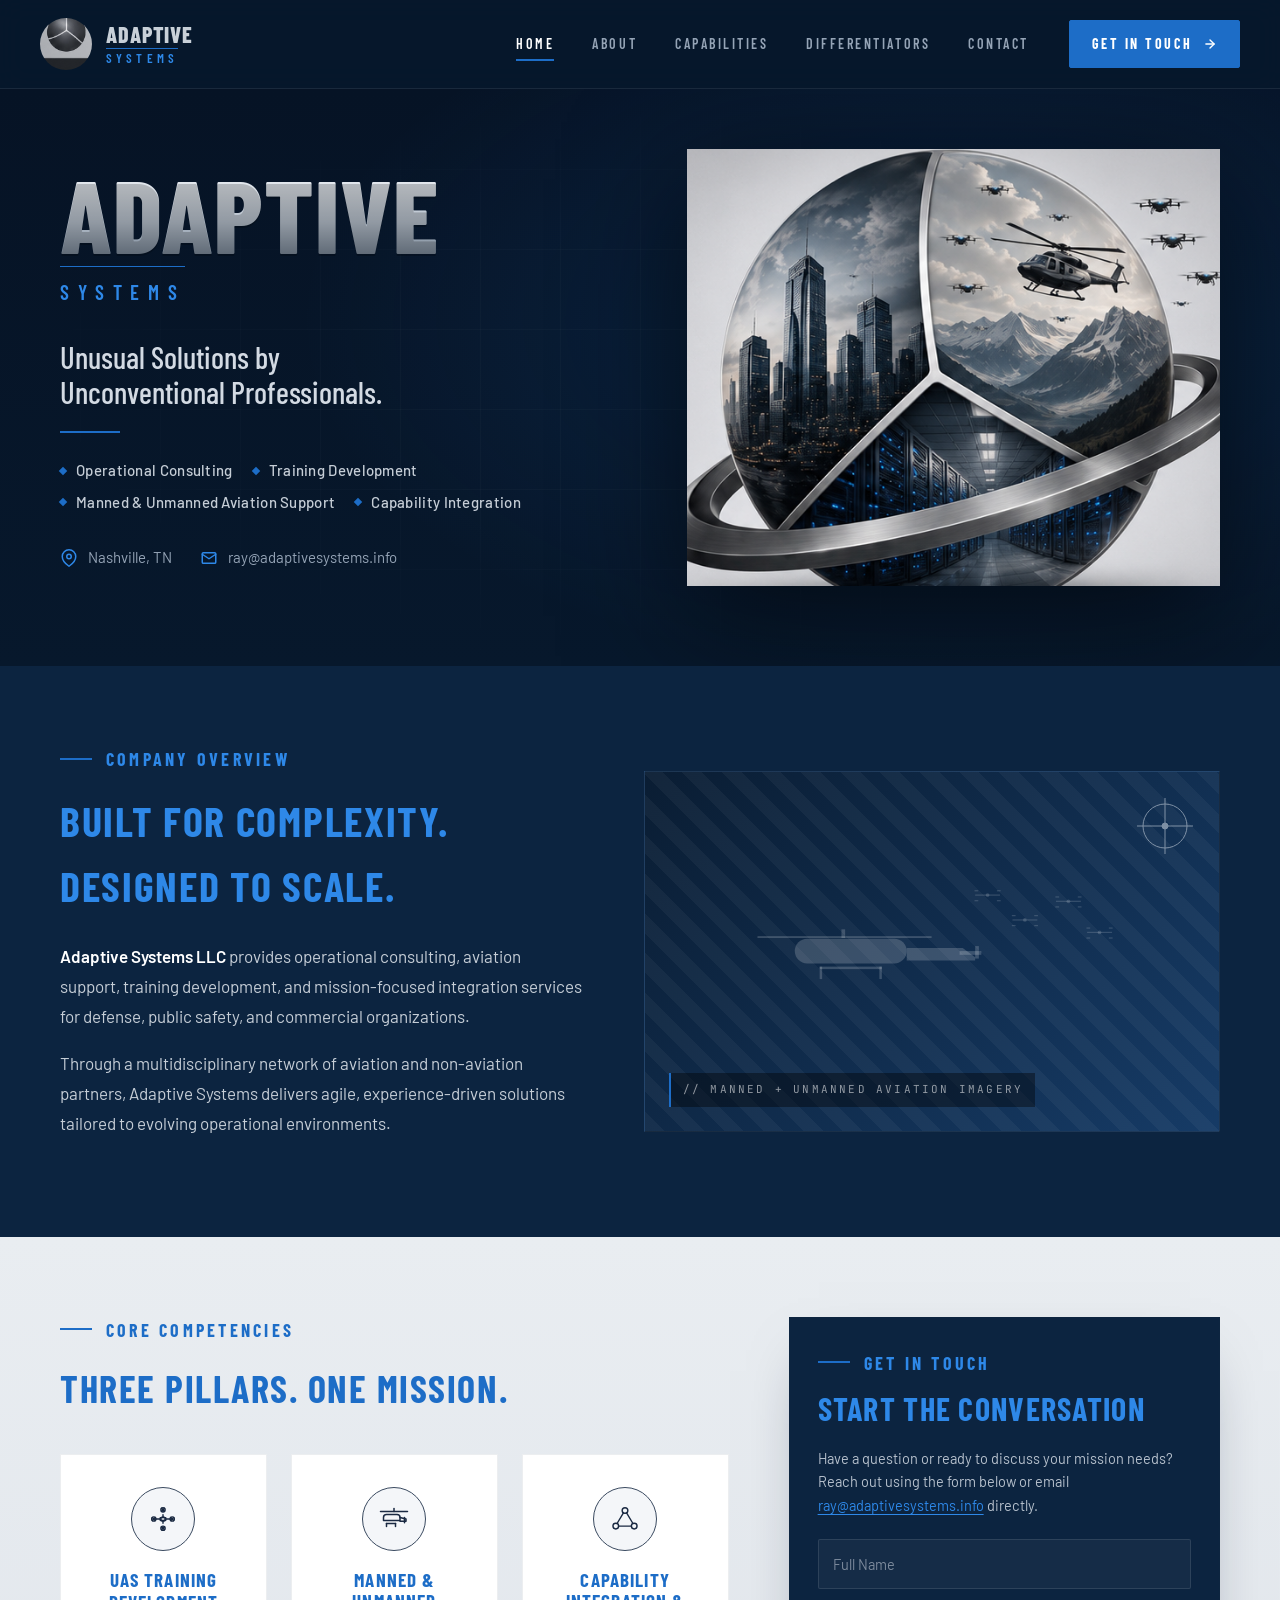
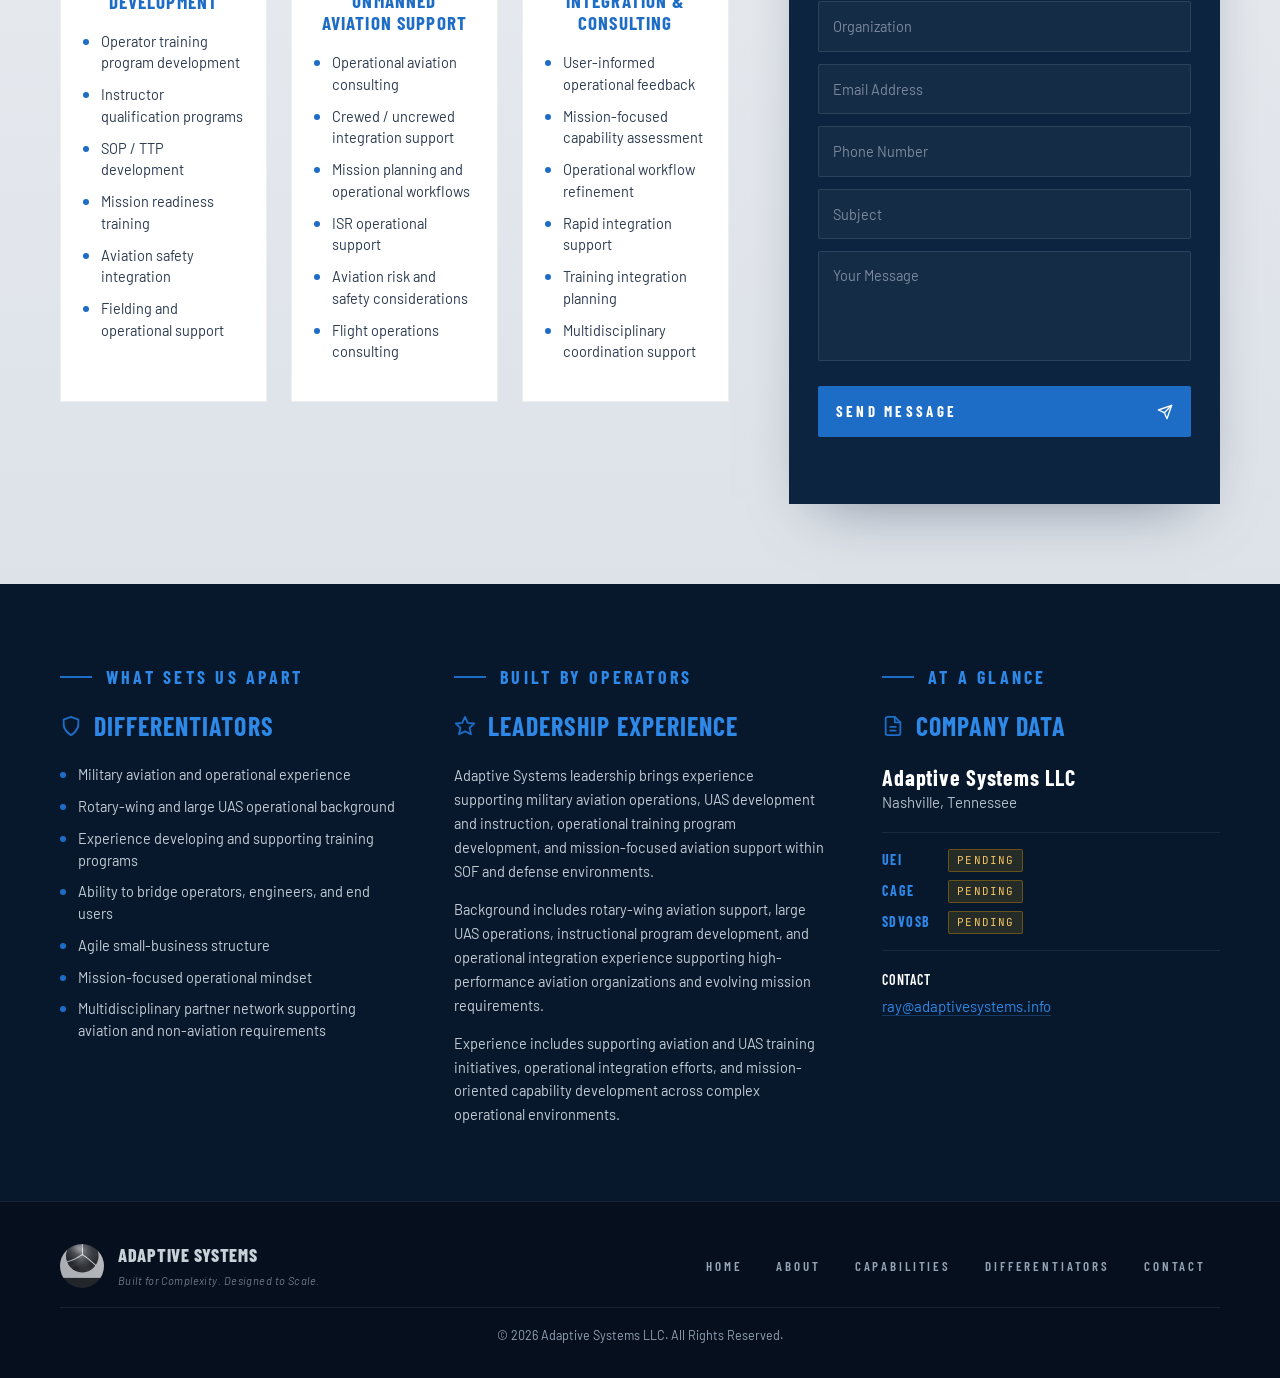
<file: Adaptive Systems v1.html>
<!doctype html>
<html lang="en">
<head>
<meta charset="utf-8" />
<meta name="viewport" content="width=device-width,initial-scale=1" />
<title>Adaptive Systems — Unusual Solutions by Unconventional Professionals.</title>
<link rel="preconnect" href="https://fonts.googleapis.com">
<link rel="preconnect" href="https://fonts.gstatic.com" crossorigin>
<link href="https://fonts.googleapis.com/css2?family=Barlow+Condensed:wght@500;600;700;800&family=Barlow:wght@400;500;600;700&family=JetBrains+Mono:wght@400;500&display=swap" rel="stylesheet">

<style>
  :root {
    --bg-deep:    #07182c;
    --bg-panel:   #0c2440;
    --bg-panel-2: #102b4d;
    --bg-light:   #e9edf1;
    --bg-light-2: #d9dee5;
    --ink:        #e7edf4;
    --ink-dim:    #95a4b6;
    --ink-dark:   #1a2942;
    --ink-dark-2: #3a4a60;
    --steel:      #6b7a8e;
    --rule:       rgba(255,255,255,0.08);
    --rule-light: rgba(20,40,70,0.10);
    --signal:     #1d6dc7;
    --signal-2:   #2e88e8;
    --signal-bg:  rgba(29,109,199,0.10);
    --silver:     #c8d0d8;
  }

  * { box-sizing: border-box; margin: 0; padding: 0; }
  html { scroll-behavior: smooth; }
  body {
    font-family: 'Barlow', -apple-system, system-ui, sans-serif;
    color: var(--ink);
    background: var(--bg-deep);
    line-height: 1.55;
    -webkit-font-smoothing: antialiased;
  }
  img { display: block; max-width: 100%; }
  a { color: inherit; text-decoration: none; }
  button { font: inherit; cursor: pointer; border: none; background: none; color: inherit; }
  input, textarea { font: inherit; color: inherit; }

  /* ---------- TYPE ---------- */
  .display, h1, h2, h3, .nav-link, .btn, .eyebrow, .compcard h3, .pill {
    font-family: 'Barlow Condensed', 'Barlow', sans-serif;
    letter-spacing: 0.02em;
  }
  .eyebrow {
    font-weight: 700;
    font-size: 18px;
    letter-spacing: 0.18em;
    text-transform: uppercase;
    color: var(--signal-2);
  }
  .eyebrow.dark { color: var(--signal); }
  .eyebrow .accent {
    display: inline-block;
    width: 32px;
    height: 2px;
    background: var(--signal);
    vertical-align: middle;
    margin-right: 14px;
    transform: translateY(-3px);
  }

  /* ---------- LAYOUT ---------- */
  .wrap { max-width: 1240px; margin: 0 auto; padding: 0 40px; }

  /* ---------- HEADER ---------- */
  header {
    position: sticky; top: 0; z-index: 50;
    background: rgba(7, 24, 44, 0.85);
    backdrop-filter: blur(14px);
    -webkit-backdrop-filter: blur(14px);
    border-bottom: 1px solid var(--rule);
    transition: background .25s ease;
  }
  header.scrolled { background: rgba(7, 24, 44, 0.96); }
  .nav {
    display: flex; align-items: center; gap: 24px;
    padding: 18px 40px;
    max-width: 1400px; margin: 0 auto;
  }
  .brand {
    display: flex; align-items: center; gap: 14px;
    flex-shrink: 0;
  }
  .brand img { width: 52px; height: 52px; object-fit: cover; border-radius: 50%; }
  .brand .lockup { line-height: 1; }
  .brand .lockup .top {
    font-family: 'Barlow Condensed', sans-serif;
    font-weight: 800;
    font-size: 22px;
    letter-spacing: 0.04em;
    color: #c8d0d8;
  }
  .brand .lockup .bot {
    font-family: 'Barlow Condensed', sans-serif;
    font-weight: 600;
    font-size: 13px;
    letter-spacing: 0.32em;
    color: var(--signal-2);
    margin-top: 3px;
    border-top: 1px solid var(--signal);
    padding-top: 3px;
    display: inline-block;
  }
  .nav-links {
    display: flex; align-items: center; gap: 6px;
    margin-left: auto;
  }
  .nav-link {
    font-weight: 600;
    font-size: 14px;
    letter-spacing: 0.18em;
    text-transform: uppercase;
    color: var(--ink-dim);
    padding: 10px 16px;
    position: relative;
    transition: color .2s;
  }
  .nav-link:hover { color: var(--ink); }
  .nav-link.active { color: #fff; }
  .nav-link.active::after {
    content: ''; position: absolute;
    left: 16px; right: 16px; bottom: 4px;
    height: 2px; background: var(--signal);
  }
  .btn {
    display: inline-flex; align-items: center; gap: 10px;
    padding: 12px 22px;
    background: var(--signal);
    color: #fff;
    font-weight: 700;
    font-size: 14px;
    letter-spacing: 0.18em;
    text-transform: uppercase;
    border-radius: 2px;
    transition: background .2s, transform .15s;
    border: 1px solid var(--signal);
  }
  .btn:hover { background: var(--signal-2); transform: translateY(-1px); }
  .btn.ghost { background: transparent; color: var(--ink); }
  .btn.ghost:hover { background: var(--signal); border-color: var(--signal); }
  .btn .arrow { transition: transform .2s; }
  .btn:hover .arrow { transform: translateX(3px); }

  /* ---------- HERO ---------- */
  .hero {
    position: relative;
    background:
      radial-gradient(1100px 600px at 75% 40%, rgba(29,109,199,0.18), transparent 60%),
      linear-gradient(180deg, #061325 0%, #07182c 100%);
    padding: 60px 0 80px;
    overflow: hidden;
  }
  .hero::before {
    content: '';
    position: absolute; inset: 0;
    background-image:
      linear-gradient(rgba(255,255,255,0.025) 1px, transparent 1px),
      linear-gradient(90deg, rgba(255,255,255,0.025) 1px, transparent 1px);
    background-size: 80px 80px;
    pointer-events: none;
    mask-image: radial-gradient(ellipse at center, #000 30%, transparent 75%);
  }
  .hero-grid {
    display: grid;
    grid-template-columns: 1.1fr 1fr;
    gap: 40px;
    align-items: center;
    position: relative;
  }
  .hero h1 {
    font-family: 'Barlow Condensed', sans-serif;
    font-weight: 800;
    font-size: clamp(64px, 8vw, 116px);
    line-height: 0.92;
    letter-spacing: 0.01em;
    background: linear-gradient(180deg, #f4f7fa 0%, #b6c0cc 60%, #6e7c8c 100%);
    -webkit-background-clip: text;
    background-clip: text;
    color: transparent;
    text-shadow: 0 2px 0 rgba(0,0,0,0.2);
  }
  .hero .subline {
    font-family: 'Barlow Condensed', sans-serif;
    font-weight: 600;
    font-size: clamp(18px, 1.6vw, 24px);
    letter-spacing: 0.42em;
    color: var(--signal-2);
    margin-top: 6px;
    padding-top: 10px;
    border-top: 1px solid var(--signal);
    display: inline-block;
  }
  .tagline {
    margin-top: 30px;
    font-family: 'Barlow Condensed', sans-serif;
    font-weight: 500;
    font-size: clamp(24px, 2.4vw, 34px);
    line-height: 1.15;
    color: #d3dae3;
    max-width: 480px;
  }
  .tagline-rule {
    width: 60px; height: 2px;
    background: var(--signal);
    margin: 22px 0 26px;
  }
  .pills {
    display: flex; flex-wrap: wrap; gap: 8px 20px;
    max-width: 540px;
    color: #c5cdd6;
    font-size: 15px;
    margin-bottom: 32px;
  }
  .pills .pill {
    font-family: 'Barlow', sans-serif;
    font-weight: 500;
    letter-spacing: 0.02em;
    display: inline-flex; align-items: center; gap: 10px;
  }
  .pills .pill::before {
    content: ''; width: 6px; height: 6px;
    background: var(--signal);
    transform: rotate(45deg);
    flex-shrink: 0;
  }
  .meta {
    display: flex; flex-wrap: wrap; gap: 28px;
    color: var(--ink-dim);
    font-size: 15px;
  }
  .meta-item { display: inline-flex; align-items: center; gap: 10px; }
  .meta-item svg { color: var(--signal-2); }
  .meta-item a:hover { color: var(--ink); }

  .hero-orb {
    position: relative;
    display: flex;
    justify-content: center;
    align-items: center;
  }
  .hero-orb img {
    width: 100%;
    max-width: 560px;
    height: auto;
    filter: drop-shadow(0 30px 60px rgba(0,0,0,0.6));
    animation: floaty 7s ease-in-out infinite;
  }
  @keyframes floaty {
    0%,100% { transform: translateY(0) rotate(0deg); }
    50%     { transform: translateY(-12px) rotate(0.4deg); }
  }
  .orb-glow {
    position: absolute;
    width: 70%; height: 70%;
    background: radial-gradient(circle, rgba(29,109,199,0.35), transparent 70%);
    filter: blur(40px);
    z-index: -1;
  }

  /* ---------- OVERVIEW ---------- */
  .overview {
    background: var(--bg-panel);
    padding: 80px 0;
    position: relative;
  }
  .overview-grid {
    display: grid;
    grid-template-columns: 1fr 1.1fr;
    gap: 60px;
    align-items: center;
  }
  .overview h2 {
    font-family: 'Barlow Condensed', sans-serif;
    font-weight: 700;
    font-size: 42px;
    letter-spacing: 0.04em;
    text-transform: uppercase;
    color: var(--signal-2);
    margin-top: 14px;
    margin-bottom: 24px;
  }
  .overview p {
    font-size: 17px;
    line-height: 1.75;
    color: #c5cdd6;
    margin-bottom: 18px;
    max-width: 540px;
  }
  .overview p strong { color: #fff; font-weight: 600; }
  .overview-figure {
    aspect-ratio: 16/10;
    background:
      linear-gradient(135deg, #0a1d33 0%, #163b66 100%);
    position: relative;
    overflow: hidden;
    border: 1px solid rgba(255,255,255,0.06);
  }
  .overview-figure::before {
    content: '';
    position: absolute; inset: 0;
    background-image: repeating-linear-gradient(
      45deg,
      rgba(255,255,255,0.04) 0 14px,
      rgba(255,255,255,0) 14px 28px
    );
  }
  .overview-figure .caption {
    position: absolute;
    left: 24px; bottom: 24px;
    font-family: 'JetBrains Mono', monospace;
    font-size: 11px;
    letter-spacing: 0.2em;
    text-transform: uppercase;
    color: rgba(255,255,255,0.55);
    background: rgba(0,0,0,0.4);
    padding: 8px 12px;
    border-left: 2px solid var(--signal);
  }
  .overview-figure .crosshair {
    position: absolute;
    top: 24px; right: 24px;
    width: 60px; height: 60px;
    opacity: 0.5;
  }
  .overview-figure .silhouette {
    position: absolute;
    inset: 0;
    display: flex; align-items: center; justify-content: center;
    color: rgba(255,255,255,0.18);
  }
  .overview-figure .silhouette svg { width: 65%; height: auto; }

  /* ---------- COMPETENCIES + CONTACT ---------- */
  .mid {
    background: linear-gradient(180deg, #e9edf1 0%, #dde2e9 100%);
    color: var(--ink-dark);
    padding: 80px 0;
  }
  .mid-grid {
    display: grid;
    grid-template-columns: 1.55fr 1fr;
    gap: 60px;
    align-items: start;
  }

  .competencies h2 {
    font-family: 'Barlow Condensed', sans-serif;
    font-weight: 700;
    font-size: 38px;
    letter-spacing: 0.04em;
    text-transform: uppercase;
    color: var(--signal);
    margin: 14px 0 36px;
  }
  .compcards {
    display: grid;
    grid-template-columns: repeat(3, 1fr);
    gap: 24px;
  }
  .compcard {
    background: #fff;
    border: 1px solid rgba(20,40,70,0.08);
    padding: 28px 22px;
    transition: transform .25s ease, box-shadow .25s ease, border-color .25s ease;
    position: relative;
    overflow: hidden;
  }
  .compcard::before {
    content: '';
    position: absolute;
    left: 0; top: 0;
    width: 100%; height: 3px;
    background: var(--signal);
    transform: scaleX(0);
    transform-origin: left;
    transition: transform .35s ease;
  }
  .compcard:hover {
    transform: translateY(-4px);
    box-shadow: 0 18px 40px -20px rgba(20,40,70,0.35);
    border-color: rgba(29,109,199,0.3);
  }
  .compcard:hover::before { transform: scaleX(1); }
  .compicon {
    width: 64px; height: 64px;
    border-radius: 50%;
    border: 1.5px solid var(--ink-dark-2);
    display: flex; align-items: center; justify-content: center;
    margin: 4px auto 18px;
    color: var(--ink-dark);
    background: #f4f6f9;
  }
  .compcard h3 {
    font-weight: 700;
    font-size: 19px;
    letter-spacing: 0.06em;
    text-transform: uppercase;
    text-align: center;
    color: var(--signal);
    margin-bottom: 18px;
    line-height: 1.15;
    min-height: 44px;
    display: flex; align-items: center; justify-content: center;
  }
  .complist { list-style: none; }
  .complist li {
    position: relative;
    padding-left: 18px;
    font-size: 14.5px;
    line-height: 1.5;
    color: #2c3a4f;
    margin-bottom: 10px;
  }
  .complist li::before {
    content: ''; position: absolute;
    left: 0; top: 8px;
    width: 6px; height: 6px;
    background: var(--signal);
    border-radius: 50%;
  }

  /* ---------- CONTACT FORM ---------- */
  .contact-card {
    background: var(--bg-panel);
    color: var(--ink);
    padding: 32px 28px;
    border: 1px solid rgba(20,40,70,0.12);
    box-shadow: 0 24px 60px -30px rgba(7,24,44,0.5);
    position: sticky;
    top: 100px;
  }
  .contact-card h2 {
    font-family: 'Barlow Condensed', sans-serif;
    font-weight: 700;
    font-size: 32px;
    letter-spacing: 0.04em;
    text-transform: uppercase;
    color: var(--signal-2);
    margin: 6px 0 14px;
  }
  .contact-card p.intro {
    font-size: 14.5px;
    color: #b6c0cc;
    margin-bottom: 22px;
    line-height: 1.6;
  }
  .form { display: flex; flex-direction: column; gap: 12px; }
  .field {
    position: relative;
  }
  .field input,
  .field textarea {
    width: 100%;
    background: rgba(255,255,255,0.04);
    border: 1px solid rgba(255,255,255,0.10);
    padding: 13px 14px;
    color: #fff;
    font-size: 14.5px;
    border-radius: 2px;
    transition: border-color .2s, background .2s;
    outline: none;
    resize: none;
  }
  .field textarea { min-height: 110px; line-height: 1.5; }
  .field input::placeholder,
  .field textarea::placeholder { color: #7c8a9c; }
  .field input:focus,
  .field textarea:focus {
    border-color: var(--signal);
    background: rgba(29,109,199,0.06);
  }
  .field.error input,
  .field.error textarea { border-color: #d75353; }
  .field .err-msg {
    position: absolute;
    right: 8px; top: 50%;
    transform: translateY(-50%);
    font-size: 11px;
    color: #ff7b7b;
    font-family: 'JetBrains Mono', monospace;
    letter-spacing: 0.1em;
    text-transform: uppercase;
    pointer-events: none;
  }
  .field.textarea .err-msg { top: 16px; transform: none; }
  .submit {
    margin-top: 6px;
    background: var(--signal);
    color: #fff;
    font-family: 'Barlow Condensed', sans-serif;
    font-weight: 700;
    font-size: 15px;
    letter-spacing: 0.22em;
    text-transform: uppercase;
    padding: 14px 18px;
    display: flex;
    align-items: center;
    justify-content: space-between;
    border-radius: 2px;
    transition: background .2s;
  }
  .submit:hover:not(:disabled) { background: var(--signal-2); }
  .submit:disabled { opacity: 0.7; cursor: progress; }
  .submit.success { background: #1e8a5b; }
  .form-msg {
    font-size: 13px;
    color: #8fc4a8;
    font-family: 'JetBrains Mono', monospace;
    letter-spacing: 0.06em;
    margin-top: 4px;
    min-height: 18px;
  }

  /* ---------- DIFF / LEADERSHIP / DATA ---------- */
  .lower {
    background: var(--bg-deep);
    padding: 80px 0 60px;
    color: var(--ink);
  }
  .lower-grid {
    display: grid;
    grid-template-columns: 1fr 1.1fr 1fr;
    gap: 56px;
  }
  .lower h2 {
    font-family: 'Barlow Condensed', sans-serif;
    font-weight: 700;
    font-size: 26px;
    letter-spacing: 0.04em;
    text-transform: uppercase;
    color: var(--signal-2);
    margin: 14px 0 18px;
    display: flex; align-items: center; gap: 12px;
  }
  .lower h2 svg { color: var(--signal); }
  .lower ul { list-style: none; }
  .lower ul li {
    position: relative;
    padding-left: 18px;
    font-size: 14.5px;
    color: #c5cdd6;
    line-height: 1.5;
    margin-bottom: 10px;
  }
  .lower ul li::before {
    content: '';
    position: absolute;
    left: 0; top: 8px;
    width: 6px; height: 6px;
    background: var(--signal);
    border-radius: 50%;
  }
  .lower p {
    font-size: 14.5px;
    color: #c5cdd6;
    line-height: 1.65;
    margin-bottom: 14px;
  }
  .data-block { font-size: 15px; }
  .data-block .name {
    font-family: 'Barlow Condensed', sans-serif;
    font-weight: 700;
    font-size: 22px;
    letter-spacing: 0.04em;
    color: #fff;
    line-height: 1.2;
  }
  .data-block .city {
    color: #b6c0cc;
    margin-bottom: 18px;
  }
  .data-rows {
    display: grid;
    grid-template-columns: auto 1fr;
    gap: 8px 18px;
    padding: 16px 0;
    border-top: 1px solid var(--rule);
    border-bottom: 1px solid var(--rule);
    margin-bottom: 18px;
  }
  .data-rows dt {
    font-family: 'Barlow Condensed', sans-serif;
    font-weight: 700;
    color: var(--signal-2);
    letter-spacing: 0.1em;
    font-size: 14px;
  }
  .data-rows dd {
    color: #c5cdd6;
    font-family: 'JetBrains Mono', monospace;
    font-size: 13px;
  }
  .data-rows dd .pending {
    display: inline-block;
    padding: 2px 8px;
    background: rgba(255,180,0,0.12);
    color: #f3c465;
    border: 1px solid rgba(255,180,0,0.3);
    border-radius: 2px;
    font-size: 11px;
    letter-spacing: 0.1em;
    text-transform: uppercase;
  }
  .data-block .contact-label {
    font-family: 'Barlow Condensed', sans-serif;
    font-weight: 600;
    color: #fff;
    letter-spacing: 0.06em;
    text-transform: uppercase;
    font-size: 14px;
    margin-bottom: 4px;
  }
  .data-block a.email {
    color: var(--signal-2);
    border-bottom: 1px solid rgba(46,136,232,0.3);
    transition: color .2s, border-color .2s;
  }
  .data-block a.email:hover { color: #fff; border-color: #fff; }

  /* ---------- FOOTER ---------- */
  footer {
    background: #050f1d;
    border-top: 1px solid var(--rule);
    padding: 40px 0 32px;
  }
  .foot {
    display: flex;
    align-items: center;
    justify-content: space-between;
    gap: 24px;
    flex-wrap: wrap;
  }
  .foot-brand { display: flex; align-items: center; gap: 14px; }
  .foot-brand img { width: 44px; height: 44px; border-radius: 50%; }
  .foot-brand .lockup .top {
    font-family: 'Barlow Condensed', sans-serif;
    font-weight: 800;
    font-size: 18px;
    letter-spacing: 0.04em;
    color: #c8d0d8;
  }
  .foot-brand .lockup .bot {
    font-family: 'Barlow', sans-serif;
    font-style: italic;
    font-size: 11px;
    letter-spacing: 0.04em;
    color: #6e7c8c;
    margin-top: 2px;
  }
  .foot-links {
    display: flex; gap: 6px;
  }
  .foot-link {
    font-family: 'Barlow Condensed', sans-serif;
    font-weight: 600;
    font-size: 13px;
    letter-spacing: 0.22em;
    text-transform: uppercase;
    color: var(--ink-dim);
    padding: 8px 14px;
    transition: color .2s;
  }
  .foot-link:hover { color: var(--ink); }
  .foot-copy {
    font-size: 12.5px;
    color: var(--ink-dim);
    text-align: center;
    margin-top: 18px;
    border-top: 1px solid var(--rule);
    padding-top: 18px;
  }

  /* ---------- RESPONSIVE ---------- */
  @media (max-width: 980px) {
    .hero-grid, .overview-grid { grid-template-columns: 1fr; }
    .mid-grid { grid-template-columns: 1fr; }
    .lower-grid { grid-template-columns: 1fr; gap: 36px; }
    .compcards { grid-template-columns: 1fr; }
    .nav-links { display: none; }
    .contact-card { position: static; }
  }
</style>
</head>
<body>

<header id="site-header">
  <div class="nav">
    <div class="brand">
      <img src="assets/orb-mark.png" alt="" />
      <div class="lockup">
        <div class="top">ADAPTIVE</div>
        <div class="bot">SYSTEMS</div>
      </div>
    </div>
    <nav class="nav-links" aria-label="Primary">
      <a class="nav-link" href="#home" data-target="home">Home</a>
      <a class="nav-link" href="#about" data-target="about">About</a>
      <a class="nav-link" href="#capabilities" data-target="capabilities">Capabilities</a>
      <a class="nav-link" href="#differentiators" data-target="differentiators">Differentiators</a>
      <a class="nav-link" href="#contact" data-target="contact">Contact</a>
    </nav>
    <a href="#contact" class="btn" data-target="contact">
      Get in Touch
      <svg class="arrow" width="14" height="14" viewBox="0 0 24 24" fill="none" stroke="currentColor" stroke-width="2.4" stroke-linecap="round" stroke-linejoin="round"><line x1="5" y1="12" x2="19" y2="12"/><polyline points="12 5 19 12 12 19"/></svg>
    </a>
  </div>
</header>

<!-- HERO / HOME -->
<section class="hero" id="home" data-screen-label="01 Home">
  <div class="wrap">
    <div class="hero-grid">
      <div>
        <h1>ADAPTIVE</h1>
        <span class="subline">SYSTEMS</span>
        <p class="tagline">Unusual Solutions by<br/>Unconventional Professionals.</p>
        <div class="tagline-rule"></div>
        <div class="pills">
          <span class="pill">Operational Consulting</span>
          <span class="pill">Training Development</span>
          <span class="pill">Manned &amp; Unmanned Aviation Support</span>
          <span class="pill">Capability Integration</span>
        </div>
        <div class="meta">
          <span class="meta-item">
            <svg width="18" height="18" viewBox="0 0 24 24" fill="none" stroke="currentColor" stroke-width="2" stroke-linecap="round" stroke-linejoin="round"><path d="M21 10c0 7-9 13-9 13s-9-6-9-13a9 9 0 0 1 18 0z"/><circle cx="12" cy="10" r="3"/></svg>
            Nashville, TN
          </span>
          <a href="mailto:ray@adaptivesystems.info" class="meta-item">
            <svg width="18" height="18" viewBox="0 0 24 24" fill="none" stroke="currentColor" stroke-width="2" stroke-linecap="round" stroke-linejoin="round"><rect x="3" y="5" width="18" height="14" rx="1.5"/><polyline points="3 7 12 13 21 7"/></svg>
            ray@adaptivesystems.info
          </a>
        </div>
      </div>
      <div class="hero-orb">
        <div class="orb-glow"></div>
        <img src="assets/orb.png" alt="Adaptive Systems orb" />
      </div>
    </div>
  </div>
</section>

<!-- ABOUT / OVERVIEW -->
<section class="overview" id="about" data-screen-label="02 About">
  <div class="wrap">
    <div class="overview-grid">
      <div>
        <div class="eyebrow"><span class="accent"></span>Company Overview</div>
        <h2>Built for Complexity.<br/>Designed to Scale.</h2>
        <p>
          <strong>Adaptive Systems LLC</strong> provides operational consulting,
          aviation support, training development, and mission-focused integration
          services for defense, public safety, and commercial organizations.
        </p>
        <p>
          Through a multidisciplinary network of aviation and non-aviation partners,
          Adaptive Systems delivers agile, experience-driven solutions tailored to
          evolving operational environments.
        </p>
      </div>
      <figure class="overview-figure" aria-label="Manned and unmanned aviation imagery">
        <svg class="crosshair" viewBox="0 0 60 60" fill="none" stroke="currentColor" stroke-width="1">
          <circle cx="30" cy="30" r="22"/>
          <line x1="30" y1="2" x2="30" y2="58"/>
          <line x1="2" y1="30" x2="58" y2="30"/>
          <circle cx="30" cy="30" r="3" fill="currentColor"/>
        </svg>
        <div class="silhouette">
          <!-- Helicopter + UAS silhouettes (placeholder, geometric) -->
          <svg viewBox="0 0 600 280" fill="currentColor">
            <!-- Helicopter -->
            <g transform="translate(0,40)">
              <rect x="80" y="80" width="180" height="40" rx="20"/>
              <path d="M260 95 L350 95 L370 110 L370 115 L260 115 Z"/>
              <rect x="345" y="100" width="35" height="6"/>
              <rect x="370" y="92" width="6" height="20"/>
              <rect x="20" y="76" width="280" height="3"/>
              <rect x="155" y="65" width="6" height="14"/>
              <rect x="120" y="125" width="100" height="4"/>
              <rect x="120" y="125" width="4" height="20"/>
              <rect x="216" y="125" width="4" height="20"/>
            </g>
            <!-- UAS / drone formation -->
            <g transform="translate(360,20)" opacity="0.85">
              <g>
                <circle cx="30" cy="30" r="3"/>
                <rect x="10" y="29" width="40" height="2"/>
                <rect x="9" y="22" width="6" height="2"/>
                <rect x="45" y="22" width="6" height="2"/>
                <rect x="9" y="38" width="6" height="2"/>
                <rect x="45" y="38" width="6" height="2"/>
              </g>
              <g transform="translate(60,40)">
                <circle cx="30" cy="30" r="3"/>
                <rect x="10" y="29" width="40" height="2"/>
                <rect x="9" y="22" width="6" height="2"/>
                <rect x="45" y="22" width="6" height="2"/>
                <rect x="9" y="38" width="6" height="2"/>
                <rect x="45" y="38" width="6" height="2"/>
              </g>
              <g transform="translate(130,10)">
                <circle cx="30" cy="30" r="3"/>
                <rect x="10" y="29" width="40" height="2"/>
                <rect x="9" y="22" width="6" height="2"/>
                <rect x="45" y="22" width="6" height="2"/>
                <rect x="9" y="38" width="6" height="2"/>
                <rect x="45" y="38" width="6" height="2"/>
              </g>
              <g transform="translate(180,60)">
                <circle cx="30" cy="30" r="3"/>
                <rect x="10" y="29" width="40" height="2"/>
                <rect x="9" y="22" width="6" height="2"/>
                <rect x="45" y="22" width="6" height="2"/>
                <rect x="9" y="38" width="6" height="2"/>
                <rect x="45" y="38" width="6" height="2"/>
              </g>
            </g>
          </svg>
        </div>
        <div class="caption">// Manned + Unmanned Aviation Imagery</div>
      </figure>
    </div>
  </div>
</section>

<!-- CAPABILITIES + CONTACT -->
<section class="mid" id="capabilities" data-screen-label="03 Capabilities">
  <div class="wrap">
    <div class="mid-grid">
      <div class="competencies">
        <div class="eyebrow dark"><span class="accent"></span>Core Competencies</div>
        <h2>Three Pillars. One Mission.</h2>
        <div class="compcards">
          <article class="compcard">
            <div class="compicon">
              <!-- UAS / drone icon -->
              <svg width="34" height="34" viewBox="0 0 48 48" fill="none" stroke="currentColor" stroke-width="2" stroke-linecap="round" stroke-linejoin="round">
                <circle cx="24" cy="24" r="3"/>
                <rect x="20" y="22" width="8" height="4" rx="0.5"/>
                <line x1="14" y1="24" x2="20" y2="24"/>
                <line x1="28" y1="24" x2="34" y2="24"/>
                <line x1="24" y1="18" x2="24" y2="22"/>
                <line x1="24" y1="26" x2="24" y2="30"/>
                <circle cx="11" cy="24" r="3"/><line x1="9" y1="22" x2="13" y2="26"/><line x1="13" y1="22" x2="9" y2="26"/>
                <circle cx="37" cy="24" r="3"/><line x1="35" y1="22" x2="39" y2="26"/><line x1="39" y1="22" x2="35" y2="26"/>
                <circle cx="24" cy="11" r="3"/><line x1="22" y1="9" x2="26" y2="13"/><line x1="26" y1="9" x2="22" y2="13"/>
                <circle cx="24" cy="37" r="3"/><line x1="22" y1="35" x2="26" y2="39"/><line x1="26" y1="35" x2="22" y2="39"/>
              </svg>
            </div>
            <h3>UAS Training<br/>Development</h3>
            <ul class="complist">
              <li>Operator training program development</li>
              <li>Instructor qualification programs</li>
              <li>SOP / TTP development</li>
              <li>Mission readiness training</li>
              <li>Aviation safety integration</li>
              <li>Fielding and operational support</li>
            </ul>
          </article>

          <article class="compcard">
            <div class="compicon">
              <!-- Helicopter icon -->
              <svg width="36" height="36" viewBox="0 0 48 48" fill="none" stroke="currentColor" stroke-width="2" stroke-linecap="round" stroke-linejoin="round">
                <line x1="6" y1="14" x2="42" y2="14"/>
                <line x1="24" y1="10" x2="24" y2="14"/>
                <path d="M14 18 h14 a4 4 0 0 1 4 4 v4 h-22 v-4 a4 4 0 0 1 4 -4 z"/>
                <path d="M32 22 l8 2 v3 h-8"/>
                <line x1="38" y1="22" x2="38" y2="29"/>
                <line x1="14" y1="30" x2="26" y2="30"/>
                <line x1="14" y1="30" x2="14" y2="34"/>
                <line x1="26" y1="30" x2="26" y2="34"/>
              </svg>
            </div>
            <h3>Manned &amp; Unmanned<br/>Aviation Support</h3>
            <ul class="complist">
              <li>Operational aviation consulting</li>
              <li>Crewed / uncrewed integration support</li>
              <li>Mission planning and operational workflows</li>
              <li>ISR operational support</li>
              <li>Aviation risk and safety considerations</li>
              <li>Flight operations consulting</li>
            </ul>
          </article>

          <article class="compcard">
            <div class="compicon">
              <!-- Network / nodes icon -->
              <svg width="34" height="34" viewBox="0 0 48 48" fill="none" stroke="currentColor" stroke-width="2" stroke-linecap="round" stroke-linejoin="round">
                <circle cx="24" cy="12" r="4"/>
                <circle cx="11" cy="34" r="4"/>
                <circle cx="37" cy="34" r="4"/>
                <line x1="22" y1="15" x2="13" y2="30"/>
                <line x1="26" y1="15" x2="35" y2="30"/>
                <line x1="15" y1="34" x2="33" y2="34"/>
              </svg>
            </div>
            <h3>Capability<br/>Integration &amp; Consulting</h3>
            <ul class="complist">
              <li>User-informed operational feedback</li>
              <li>Mission-focused capability assessment</li>
              <li>Operational workflow refinement</li>
              <li>Rapid integration support</li>
              <li>Training integration planning</li>
              <li>Multidisciplinary coordination support</li>
            </ul>
          </article>
        </div>
      </div>

      <aside class="contact-card" id="contact" data-screen-label="05 Contact">
        <div class="eyebrow"><span class="accent"></span>Get in Touch</div>
        <h2>Start the Conversation</h2>
        <p class="intro">
          Have a question or ready to discuss your mission needs? Reach out using
          the form below or email
          <a href="mailto:ray@adaptivesystems.info" style="color:var(--signal-2);text-decoration:underline;text-underline-offset:3px">ray@adaptivesystems.info</a>
          directly.
        </p>
        <form class="form" id="contact-form" novalidate>
          <div class="field"><input type="text" name="name" placeholder="Full Name" autocomplete="name" /></div>
          <div class="field"><input type="text" name="org" placeholder="Organization" autocomplete="organization" /></div>
          <div class="field"><input type="email" name="email" placeholder="Email Address" autocomplete="email" /></div>
          <div class="field"><input type="tel" name="phone" placeholder="Phone Number" autocomplete="tel" /></div>
          <div class="field"><input type="text" name="subject" placeholder="Subject" /></div>
          <div class="field textarea"><textarea name="message" placeholder="Your Message"></textarea></div>
          <button type="submit" class="submit">
            <span class="label">Send Message</span>
            <svg width="16" height="16" viewBox="0 0 24 24" fill="none" stroke="currentColor" stroke-width="2" stroke-linecap="round" stroke-linejoin="round"><line x1="22" y1="2" x2="11" y2="13"/><polygon points="22 2 15 22 11 13 2 9 22 2"/></svg>
          </button>
          <div class="form-msg" id="form-msg" aria-live="polite"></div>
        </form>
      </aside>
    </div>
  </div>
</section>

<!-- DIFFERENTIATORS / LEADERSHIP / DATA -->
<section class="lower" id="differentiators" data-screen-label="04 Differentiators">
  <div class="wrap">
    <div class="lower-grid">
      <div>
        <div class="eyebrow"><span class="accent"></span>What Sets Us Apart</div>
        <h2>
          <svg width="22" height="22" viewBox="0 0 24 24" fill="none" stroke="currentColor" stroke-width="2" stroke-linecap="round" stroke-linejoin="round"><path d="M12 22s-8-4.5-8-12V5l8-3 8 3v5c0 7.5-8 12-8 12z"/></svg>
          Differentiators
        </h2>
        <ul>
          <li>Military aviation and operational experience</li>
          <li>Rotary-wing and large UAS operational background</li>
          <li>Experience developing and supporting training programs</li>
          <li>Ability to bridge operators, engineers, and end users</li>
          <li>Agile small-business structure</li>
          <li>Mission-focused operational mindset</li>
          <li>Multidisciplinary partner network supporting aviation and non-aviation requirements</li>
        </ul>
      </div>
      <div>
        <div class="eyebrow"><span class="accent"></span>Built by Operators</div>
        <h2>
          <svg width="22" height="22" viewBox="0 0 24 24" fill="none" stroke="currentColor" stroke-width="2" stroke-linecap="round" stroke-linejoin="round"><polygon points="12 2 15 8.5 22 9.3 17 14 18.5 21 12 17.8 5.5 21 7 14 2 9.3 9 8.5 12 2"/></svg>
          Leadership Experience
        </h2>
        <p>
          Adaptive Systems leadership brings experience supporting military
          aviation operations, UAS development and instruction, operational
          training program development, and mission-focused aviation support
          within SOF and defense environments.
        </p>
        <p>
          Background includes rotary-wing aviation support, large UAS operations,
          instructional program development, and operational integration
          experience supporting high-performance aviation organizations and
          evolving mission requirements.
        </p>
        <p>
          Experience includes supporting aviation and UAS training initiatives,
          operational integration efforts, and mission-oriented capability
          development across complex operational environments.
        </p>
      </div>
      <div>
        <div class="eyebrow"><span class="accent"></span>At a Glance</div>
        <h2>
          <svg width="22" height="22" viewBox="0 0 24 24" fill="none" stroke="currentColor" stroke-width="2" stroke-linecap="round" stroke-linejoin="round"><path d="M14 2H6a2 2 0 0 0-2 2v16a2 2 0 0 0 2 2h12a2 2 0 0 0 2-2V8z"/><polyline points="14 2 14 8 20 8"/><line x1="9" y1="13" x2="15" y2="13"/><line x1="9" y1="17" x2="15" y2="17"/></svg>
          Company Data
        </h2>
        <div class="data-block">
          <div class="name">Adaptive Systems LLC</div>
          <div class="city">Nashville, Tennessee</div>
          <dl class="data-rows">
            <dt>UEI</dt><dd><span class="pending">Pending</span></dd>
            <dt>CAGE</dt><dd><span class="pending">Pending</span></dd>
            <dt>SDVOSB</dt><dd><span class="pending">Pending</span></dd>
          </dl>
          <div class="contact-label">Contact</div>
          <a class="email" href="mailto:ray@adaptivesystems.info">ray@adaptivesystems.info</a>
        </div>
      </div>
    </div>
  </div>
</section>

<footer>
  <div class="wrap">
    <div class="foot">
      <div class="foot-brand">
        <img src="assets/orb-mark.png" alt="" />
        <div class="lockup">
          <div class="top">ADAPTIVE SYSTEMS</div>
          <div class="bot">Built for Complexity. Designed to Scale.</div>
        </div>
      </div>
      <nav class="foot-links" aria-label="Footer">
        <a href="#home" class="foot-link">Home</a>
        <a href="#about" class="foot-link">About</a>
        <a href="#capabilities" class="foot-link">Capabilities</a>
        <a href="#differentiators" class="foot-link">Differentiators</a>
        <a href="#contact" class="foot-link">Contact</a>
      </nav>
    </div>
    <div class="foot-copy">© 2026 Adaptive Systems LLC. All Rights Reserved.</div>
  </div>
</footer>

<script>
  // Smooth scroll with header offset
  const header = document.getElementById('site-header');
  function smoothScrollTo(id) {
    const el = document.getElementById(id);
    if (!el) return;
    const headerH = header.offsetHeight;
    const top = el.getBoundingClientRect().top + window.pageYOffset - headerH + 1;
    window.scrollTo({ top, behavior: 'smooth' });
  }
  document.querySelectorAll('a[href^="#"]').forEach(a => {
    a.addEventListener('click', e => {
      const href = a.getAttribute('href');
      if (href.length > 1) {
        e.preventDefault();
        smoothScrollTo(href.slice(1));
        history.pushState(null, '', href);
      }
    });
  });

  // Header shadow on scroll
  window.addEventListener('scroll', () => {
    if (window.scrollY > 8) header.classList.add('scrolled');
    else header.classList.remove('scrolled');
  });

  // Scroll-spy for active nav link
  const sections = ['home', 'about', 'capabilities', 'differentiators', 'contact']
    .map(id => document.getElementById(id))
    .filter(Boolean);
  const navLinks = Array.from(document.querySelectorAll('.nav-link'));
  function updateActive() {
    const offset = header.offsetHeight + 40;
    const y = window.scrollY;
    let active = sections[0];
    for (const s of sections) {
      const top = s.getBoundingClientRect().top + window.pageYOffset - offset;
      if (y >= top) active = s;
    }
    navLinks.forEach(l => {
      l.classList.toggle('active', l.dataset.target === active.id);
    });
  }
  window.addEventListener('scroll', updateActive, { passive: true });
  window.addEventListener('load', updateActive);

  // Form: validate + simulate send
  const form = document.getElementById('contact-form');
  const submit = form.querySelector('.submit');
  const submitLabel = submit.querySelector('.label');
  const formMsg = document.getElementById('form-msg');

  form.addEventListener('input', e => {
    const f = e.target.closest('.field');
    if (f) f.classList.remove('error');
    formMsg.textContent = '';
    formMsg.style.color = '';
  });

  form.addEventListener('submit', e => {
    e.preventDefault();
    formMsg.textContent = '';
    formMsg.style.color = '';

    const fd = new FormData(form);
    const errors = [];
    const requiredFields = ['name', 'email', 'message'];
    requiredFields.forEach(name => {
      const input = form.querySelector(`[name="${name}"]`);
      const val = (fd.get(name) || '').toString().trim();
      const f = input.closest('.field');
      if (!val) { f.classList.add('error'); errors.push(name); }
    });
    const email = (fd.get('email') || '').toString().trim();
    if (email && !/^\S+@\S+\.\S+$/.test(email)) {
      const f = form.querySelector('[name="email"]').closest('.field');
      f.classList.add('error');
      if (!errors.includes('email')) errors.push('email');
    }
    if (errors.length) {
      formMsg.style.color = '#ff7b7b';
      formMsg.textContent = `// missing/invalid: ${errors.join(', ')}`;
      return;
    }

    submit.disabled = true;
    submitLabel.textContent = 'Sending…';
    setTimeout(() => {
      submit.classList.add('success');
      submitLabel.textContent = '✓  Message Sent';
      formMsg.style.color = '#8fc4a8';
      formMsg.textContent = '// transmission received — we will respond within 1 business day.';
      form.reset();
      setTimeout(() => {
        submit.classList.remove('success');
        submit.disabled = false;
        submitLabel.textContent = 'Send Message';
      }, 4000);
    }, 1100);
  });
</script>

</body>
</html>
</file>
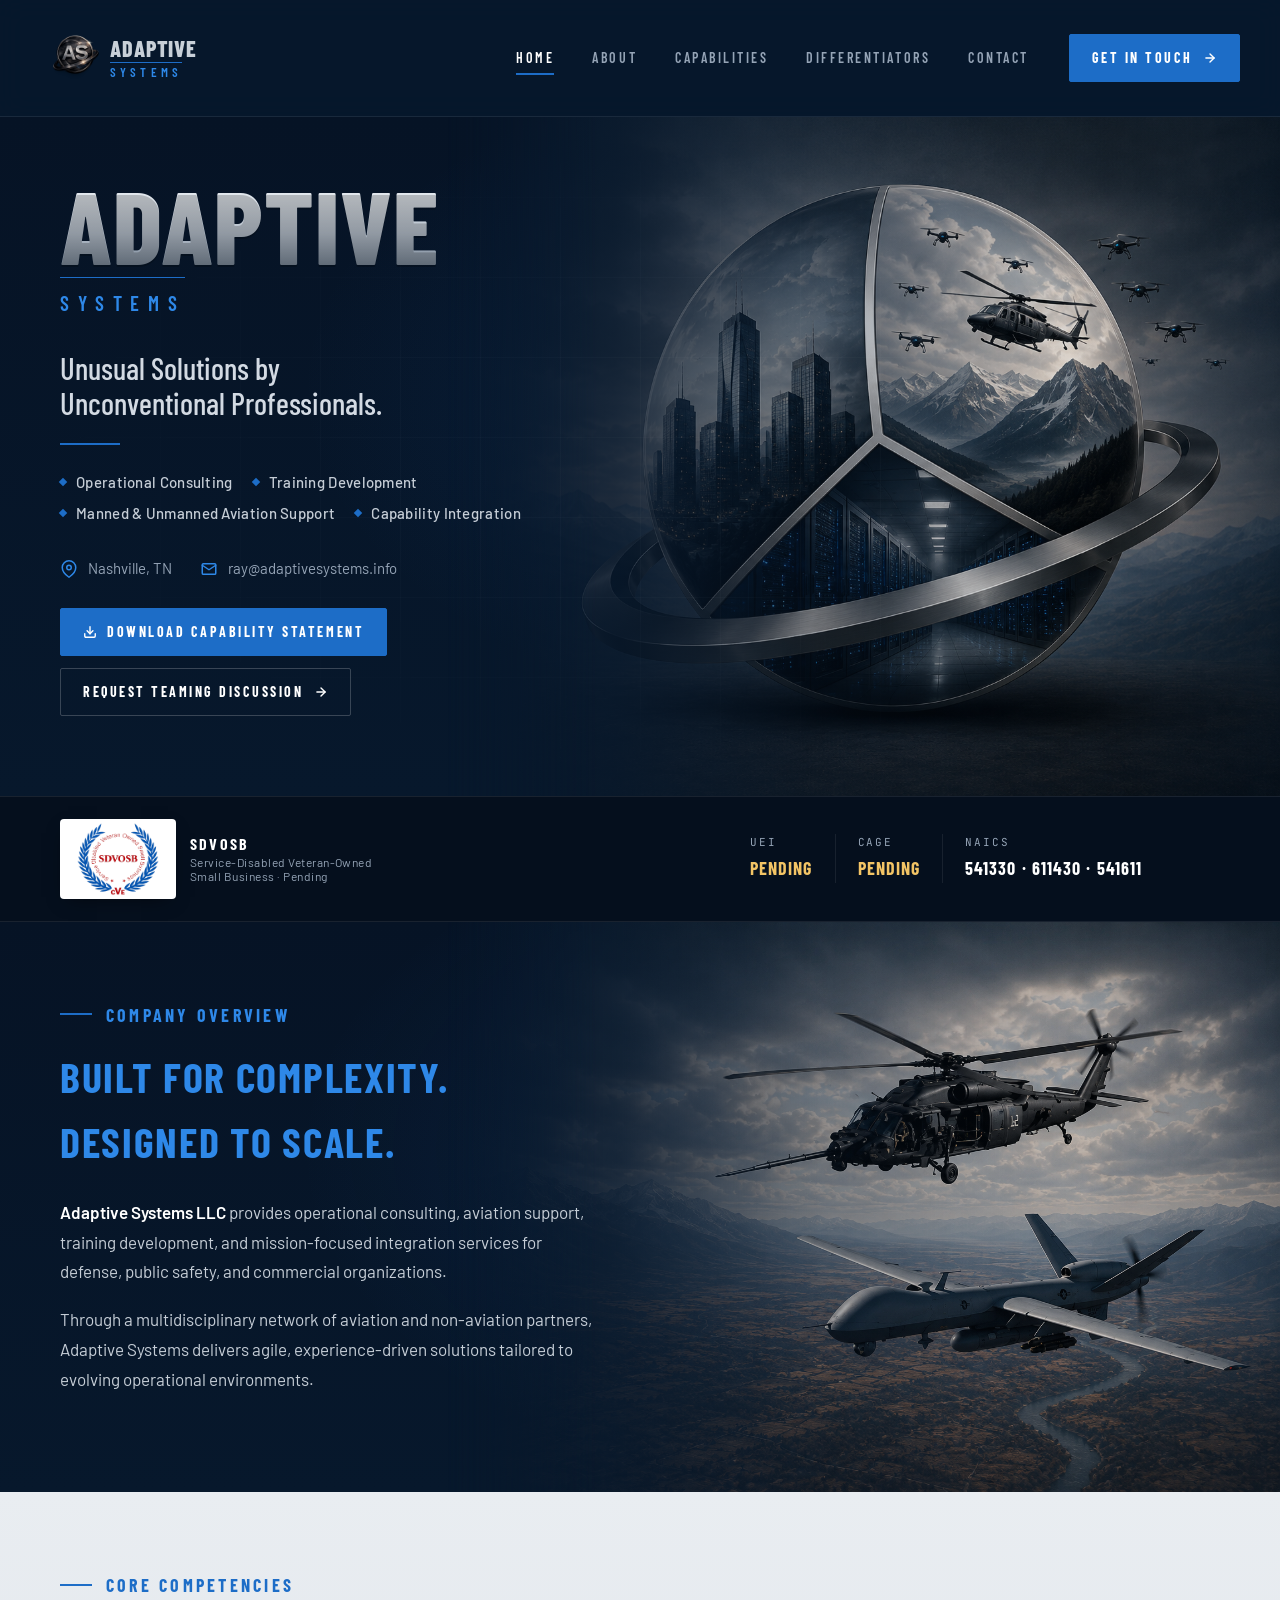
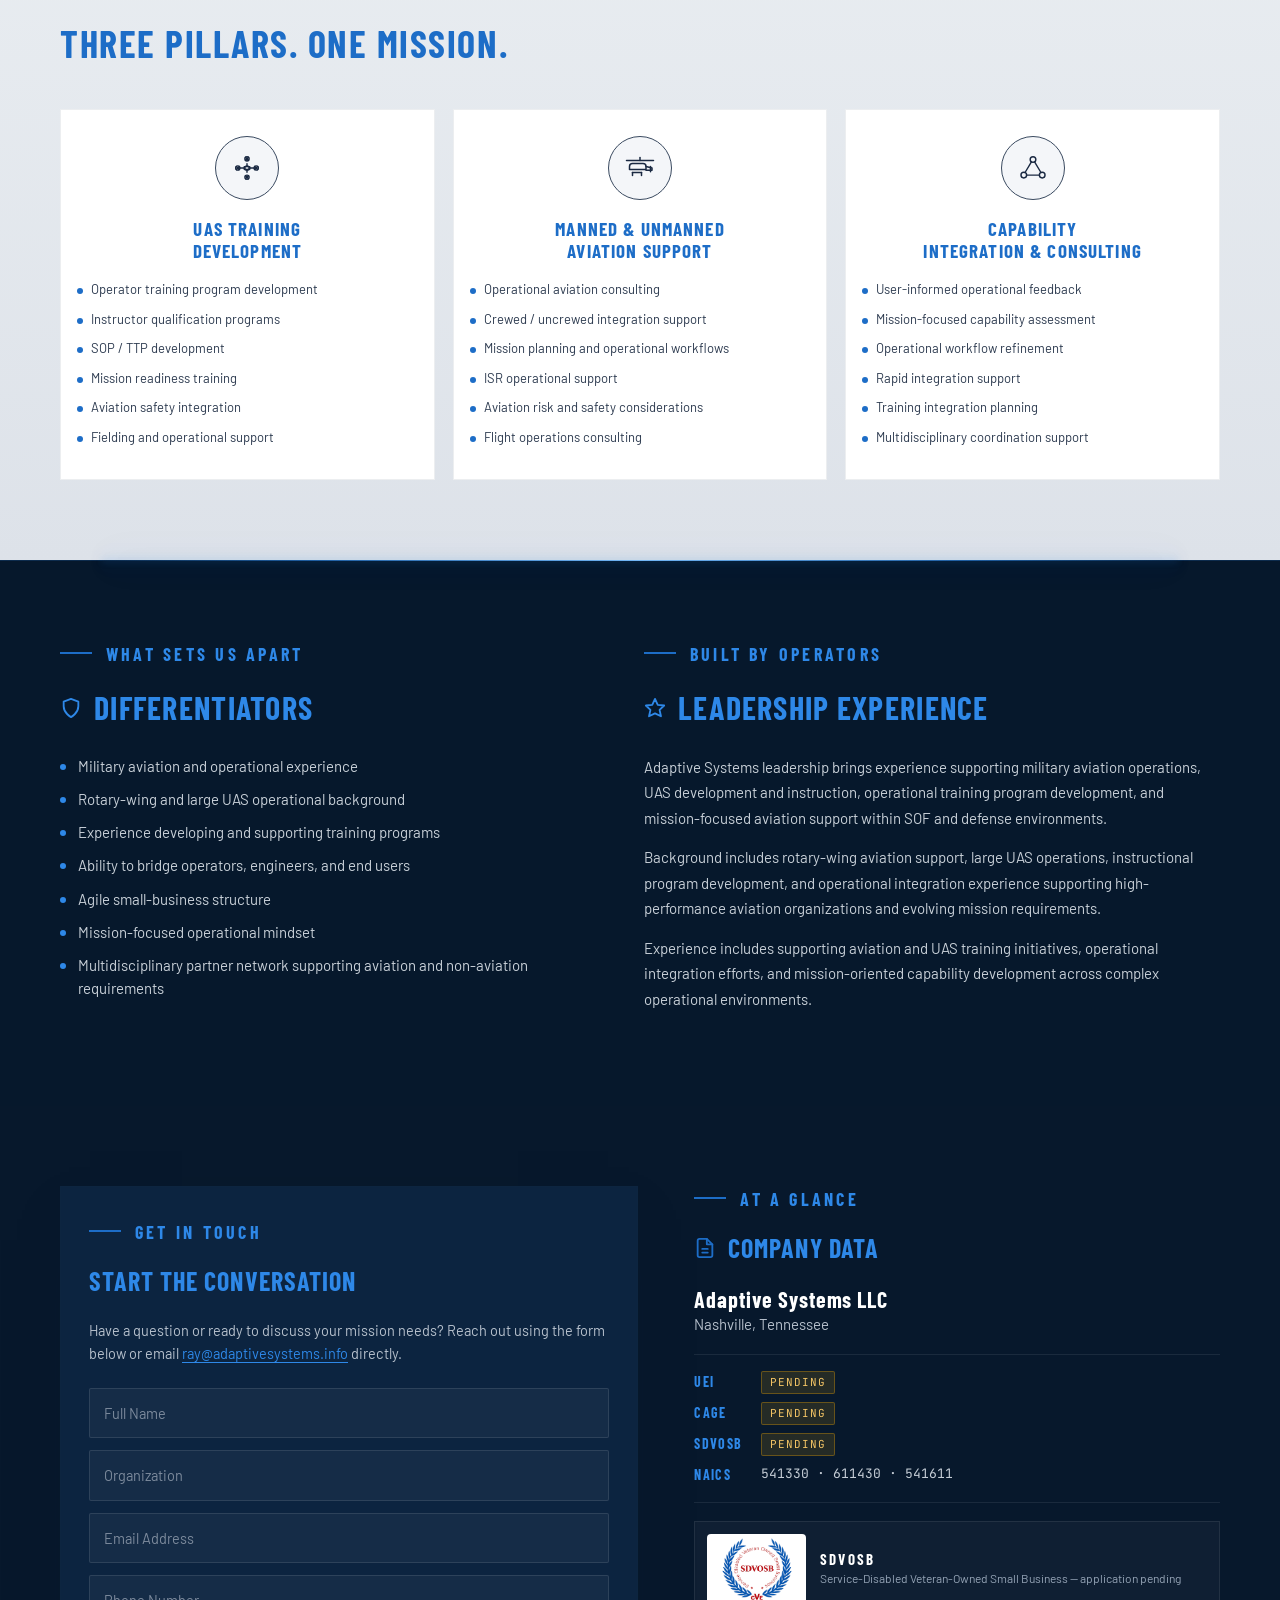
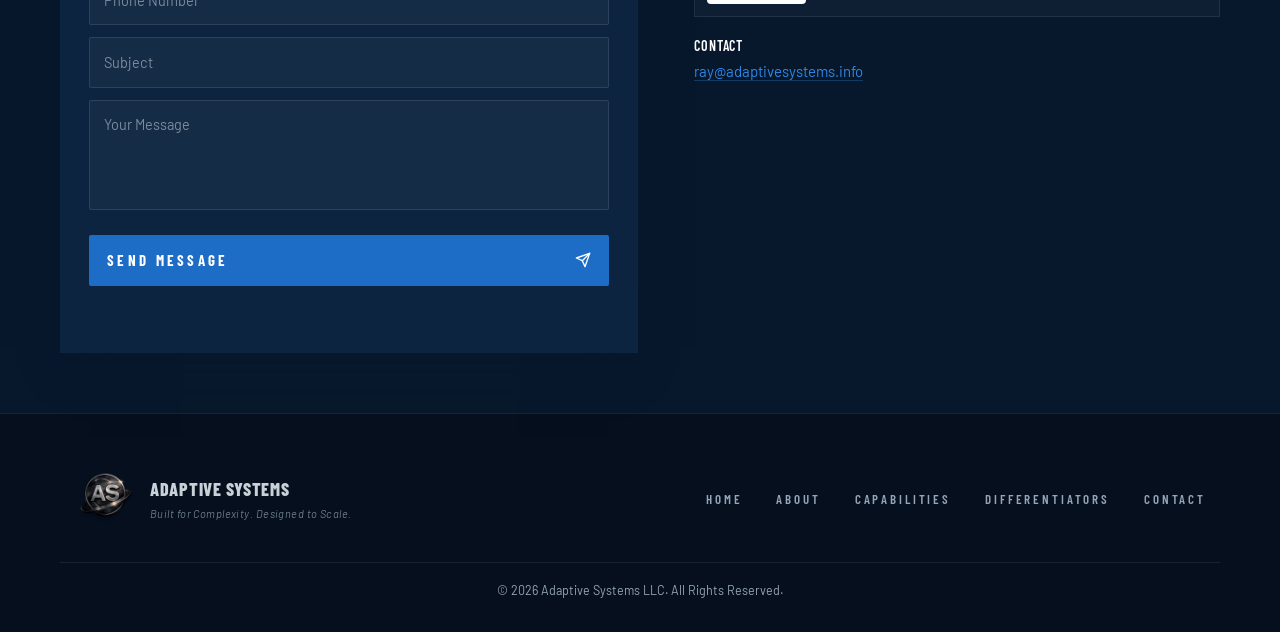
<file: Adaptive Systems-print.html>
<!doctype html>
<html lang="en">
<head>
<meta charset="utf-8" />
<meta name="viewport" content="width=device-width,initial-scale=1" />
<title>Adaptive Systems — Unusual Solutions by Unconventional Professionals.</title>
<link rel="preconnect" href="https://fonts.googleapis.com">
<link rel="preconnect" href="https://fonts.gstatic.com" crossorigin>
<link href="https://fonts.googleapis.com/css2?family=Barlow+Condensed:wght@500;600;700;800&family=Barlow:wght@400;500;600;700&family=JetBrains+Mono:wght@400;500&display=swap" rel="stylesheet">

<style>
  :root {
    --bg-deep:    #07182c;
    --bg-panel:   #0c2440;
    --bg-panel-2: #102b4d;
    --bg-light:   #e9edf1;
    --bg-light-2: #d9dee5;
    --ink:        #e7edf4;
    --ink-dim:    #95a4b6;
    --ink-dark:   #1a2942;
    --ink-dark-2: #3a4a60;
    --steel:      #6b7a8e;
    --rule:       rgba(255,255,255,0.08);
    --rule-light: rgba(20,40,70,0.10);
    --signal:     #1d6dc7;
    --signal-2:   #2e88e8;
    --signal-bg:  rgba(29,109,199,0.10);
    --silver:     #c8d0d8;
  }

  * { box-sizing: border-box; margin: 0; padding: 0; }
  html { scroll-behavior: smooth; }
  body {
    font-family: 'Barlow', -apple-system, system-ui, sans-serif;
    color: var(--ink);
    background: var(--bg-deep);
    line-height: 1.55;
    -webkit-font-smoothing: antialiased;
  }
  img { display: block; max-width: 100%; }
  a { color: inherit; text-decoration: none; }
  button { font: inherit; cursor: pointer; border: none; background: none; color: inherit; }
  input, textarea { font: inherit; color: inherit; }

  /* ---------- TYPE ---------- */
  .display, h1, h2, h3, .nav-link, .btn, .eyebrow, .compcard h3, .pill {
    font-family: 'Barlow Condensed', 'Barlow', sans-serif;
    letter-spacing: 0.02em;
  }
  .eyebrow {
    font-weight: 700;
    font-size: 18px;
    letter-spacing: 0.18em;
    text-transform: uppercase;
    color: var(--signal-2);
  }
  .eyebrow.dark { color: var(--signal); }
  .eyebrow .accent {
    display: inline-block;
    width: 32px;
    height: 2px;
    background: var(--signal);
    vertical-align: middle;
    margin-right: 14px;
    transform: translateY(-3px);
  }

  /* ---------- LAYOUT ---------- */
  .wrap { max-width: 1240px; margin: 0 auto; padding: 0 40px; }

  /* ---------- HEADER ---------- */
  header {
    position: sticky; top: 0; z-index: 50;
    background: rgba(7, 24, 44, 0.85);
    backdrop-filter: blur(14px);
    -webkit-backdrop-filter: blur(14px);
    border-bottom: 1px solid var(--rule);
    transition: background .25s ease;
  }
  header.scrolled { background: rgba(7, 24, 44, 0.96); }
  .nav {
    display: flex; align-items: center; gap: 24px;
    padding: 18px 40px;
    max-width: 1400px; margin: 0 auto;
  }
  .brand {
    display: flex; align-items: center; gap: 1px;
    flex-shrink: 0;
  }
  .brand img { width: 90px; height: 90px; object-fit: contain; border-radius: 0; }
  .brand .lockup { line-height: 1; }
  .brand .lockup .top {
    font-family: 'Barlow Condensed', sans-serif;
    font-weight: 800;
    font-size: 22px;
    letter-spacing: 0.04em;
    color: #c8d0d8;
  }
  .brand .lockup .bot {
    font-family: 'Barlow Condensed', sans-serif;
    font-weight: 600;
    font-size: 13px;
    letter-spacing: 0.32em;
    color: var(--signal-2);
    margin-top: 3px;
    border-top: 1px solid var(--signal);
    padding-top: 3px;
    display: inline-block;
  }
  .nav-links {
    display: flex; align-items: center; gap: 6px;
    margin-left: auto;
  }
  .nav-link {
    font-weight: 600;
    font-size: 14px;
    letter-spacing: 0.18em;
    text-transform: uppercase;
    color: var(--ink-dim);
    padding: 10px 16px;
    position: relative;
    transition: color .2s;
  }
  .nav-link:hover { color: var(--ink); }
  .nav-link.active { color: #fff; }
  .nav-link.active::after {
    content: ''; position: absolute;
    left: 16px; right: 16px; bottom: 4px;
    height: 2px; background: var(--signal);
  }
  .btn {
    display: inline-flex; align-items: center; gap: 10px;
    padding: 12px 22px;
    background: var(--signal);
    color: #fff;
    font-weight: 700;
    font-size: 14px;
    letter-spacing: 0.18em;
    text-transform: uppercase;
    border-radius: 2px;
    transition: background .2s, transform .15s;
    border: 1px solid var(--signal);
  }
  .btn:hover { background: var(--signal-2); transform: translateY(-1px); }
  .btn.ghost { background: transparent; color: var(--ink); }
  .btn.ghost:hover { background: var(--signal); border-color: var(--signal); }
  .btn .arrow { transition: transform .2s; }
  .btn:hover .arrow { transform: translateX(3px); }

  /* ---------- HERO ---------- */
  .hero {
    position: relative;
    background:
      radial-gradient(1100px 600px at 75% 40%, rgba(29,109,199,0.18), transparent 60%),
      linear-gradient(180deg, #061325 0%, #07182c 100%);
    padding: 60px 0 80px;
    overflow: hidden;
  }
  /* Mountain photo isolated to the right side of the hero, fading into the
     site's deep-blue background well before it reaches the headline. */
  .hero::before {
    content: '';
    position: absolute;
    top: 0; right: 0; bottom: 0;
    width: 65%;
    background:
      linear-gradient(90deg, #07182c 0%, rgba(7,24,44,0.85) 20%, rgba(7,24,44,0.35) 45%, rgba(7,24,44,0.10) 75%, rgba(7,24,44,0.25) 100%),
      url('assets/hero-bg.jpg') right center / cover no-repeat;
    pointer-events: none;
    -webkit-mask-image: linear-gradient(90deg, transparent 0%, #000 18%, #000 100%);
            mask-image: linear-gradient(90deg, transparent 0%, #000 18%, #000 100%);
  }
  /* Faint grid overlay, kept very subtle so the photo reads through */
  .hero::after {
    content: '';
    position: absolute; inset: 0;
    background-image:
      linear-gradient(rgba(255,255,255,0.02) 1px, transparent 1px),
      linear-gradient(90deg, rgba(255,255,255,0.02) 1px, transparent 1px);
    background-size: 80px 80px;
    pointer-events: none;
    mask-image: radial-gradient(ellipse at center, #000 30%, transparent 75%);
  }
  .hero-grid {
    display: grid;
    grid-template-columns: 1.1fr 1fr;
    gap: 40px;
    align-items: center;
    position: relative;
    z-index: 1;
  }
  .hero h1 {
    font-family: 'Barlow Condensed', sans-serif;
    font-weight: 800;
    font-size: clamp(64px, 8vw, 116px);
    line-height: 0.92;
    letter-spacing: 0.01em;
    background: linear-gradient(180deg, #f4f7fa 0%, #b6c0cc 60%, #6e7c8c 100%);
    -webkit-background-clip: text;
    background-clip: text;
    color: transparent;
    text-shadow: 0 2px 0 rgba(0,0,0,0.2);
  }
  .hero .subline {
    font-family: 'Barlow Condensed', sans-serif;
    font-weight: 600;
    font-size: clamp(18px, 1.6vw, 24px);
    letter-spacing: 0.42em;
    color: var(--signal-2);
    margin-top: 6px;
    padding-top: 10px;
    border-top: 1px solid var(--signal);
    display: inline-block;
  }
  .tagline {
    margin-top: 30px;
    font-family: 'Barlow Condensed', sans-serif;
    font-weight: 500;
    font-size: clamp(24px, 2.4vw, 34px);
    line-height: 1.15;
    color: #d3dae3;
    max-width: 480px;
  }
  .tagline-rule {
    width: 60px; height: 2px;
    background: var(--signal);
    margin: 22px 0 26px;
  }
  .pills {
    display: flex; flex-wrap: wrap; gap: 8px 20px;
    max-width: 540px;
    color: #c5cdd6;
    font-size: 15px;
    margin-bottom: 32px;
  }
  .pills .pill {
    font-family: 'Barlow', sans-serif;
    font-weight: 500;
    letter-spacing: 0.02em;
    display: inline-flex; align-items: center; gap: 10px;
  }
  .pills .pill::before {
    content: ''; width: 6px; height: 6px;
    background: var(--signal);
    transform: rotate(45deg);
    flex-shrink: 0;
  }
  .meta {
    display: flex; flex-wrap: wrap; gap: 28px;
    color: var(--ink-dim);
    font-size: 15px;
  }
  .meta-item { display: inline-flex; align-items: center; gap: 10px; }
  .meta-item svg { color: var(--signal-2); }
  .meta-item a:hover { color: var(--ink); }

  .hero-orb {
    position: relative;
    display: flex;
    justify-content: center;
    align-items: center;
  }
  .hero-orb img {
    width: 100%;
    max-width: 560px;
    height: auto;
    /* Soft left-edge blend so the orb melts into the backdrop instead of
       sitting on a hard rectangle, but most of the orb is fully visible. */
    -webkit-mask-image: linear-gradient(to left, #000 70%, transparent 100%);
            mask-image: linear-gradient(to left, #000 70%, transparent 100%);
  }
  @keyframes floaty {
    0%,100% { transform: translateY(0) rotate(0deg); }
    50%     { transform: translateY(-12px) rotate(0.4deg); }
  }
  .orb-glow {
    position: absolute;
    width: 70%; height: 70%;
    background: radial-gradient(circle at 65% 50%, rgba(29,109,199,0.35), transparent 65%);
    filter: blur(50px);
    z-index: -1;
  }

  /* ---------- TRUST BAR ---------- */
  .trust {
    background: #050f1d;
    border-top: 1px solid var(--rule);
    border-bottom: 1px solid var(--rule);
    padding: 22px 0;
  }
  .trust-row {
    display: grid;
    grid-template-columns: auto 1fr auto auto auto;
    gap: 28px;
    align-items: center;
  }
  .trust-badge {
    display: flex; align-items: center; gap: 14px;
  }
  .trust-badge img {
    width: 116px; height: 80px; object-fit: contain;
    background: #fff;
    padding: 3px 6px;
    border-radius: 4px;
    box-shadow: 0 6px 18px -8px rgba(0,0,0,0.6);
  }
  .trust-badge .b-text {
    font-family: 'Barlow Condensed', sans-serif;
    line-height: 1.1;
  }
  .trust-badge .b-text .b-top {
    font-weight: 700;
    font-size: 16px;
    letter-spacing: 0.14em;
    text-transform: uppercase;
    color: #fff;
  }
  .trust-badge .b-text .b-sub {
    font-family: 'Barlow', sans-serif;
    font-weight: 400;
    font-size: 12px;
    color: var(--ink-dim);
    margin-top: 4px;
    letter-spacing: 0.04em;
    text-transform: none;
  }
  .trust-data {
    display: flex; gap: 0;
  }
  .trust-data .ti {
    padding: 0 22px;
    border-left: 1px solid var(--rule);
    font-family: 'JetBrains Mono', monospace;
    font-size: 11px;
    letter-spacing: 0.18em;
    text-transform: uppercase;
    color: var(--ink-dim);
  }
  .trust-data .ti:first-child { border-left: none; }
  .trust-data .ti .v {
    display: block;
    font-family: 'Barlow Condensed', sans-serif;
    font-weight: 700;
    font-size: 18px;
    letter-spacing: 0.06em;
    color: #fff;
    margin-top: 4px;
  }
  .trust-data .ti .v.pending {
    color: #f3c465;
  }

  /* ---------- OVERVIEW ---------- */
  .overview {
    background:
      radial-gradient(1100px 600px at 75% 40%, rgba(29,109,199,0.18), transparent 60%),
      linear-gradient(180deg, #061325 0%, #07182c 100%);
    padding: 80px 0;
    position: relative;
    overflow: hidden;
  }
  /* Aviation photo isolated to the right side, fading into the
     section's deep-blue panel well before it reaches the headline. */
  .overview::before {
    content: '';
    position: absolute;
    top: 0; right: 0; bottom: 0;
    width: 65%;
    background:
      linear-gradient(90deg, #07182c 0%, rgba(7,24,44,0.85) 20%, rgba(7,24,44,0.35) 45%, rgba(7,24,44,0.10) 75%, rgba(7,24,44,0.25) 100%),
      url('assets/overview-bg.jpg') right center / cover no-repeat;
    pointer-events: none;
    -webkit-mask-image: linear-gradient(90deg, transparent 0%, #000 18%, #000 100%);
            mask-image: linear-gradient(90deg, transparent 0%, #000 18%, #000 100%);
    z-index: 0;
  }
  .overview .wrap { position: relative; z-index: 1; }
  .overview-grid {
    display: grid;
    grid-template-columns: 1fr 1fr;
    gap: 60px;
    align-items: center;
  }
  .overview h2 {
    font-family: 'Barlow Condensed', sans-serif;
    font-weight: 700;
    font-size: 42px;
    letter-spacing: 0.04em;
    text-transform: uppercase;
    color: var(--signal-2);
    margin-top: 14px;
    margin-bottom: 24px;
  }
  .overview p {
    font-size: 17px;
    line-height: 1.75;
    color: #c5cdd6;
    margin-bottom: 18px;
    max-width: 540px;
  }
  .overview p strong { color: #fff; font-weight: 600; }
  .overview-figure {
    aspect-ratio: 16/10;
    background:
      linear-gradient(135deg, #0a1d33 0%, #163b66 100%);
    position: relative;
    overflow: hidden;
    border: 1px solid rgba(255,255,255,0.06);
  }
  .overview-figure::before {
    content: '';
    position: absolute; inset: 0;
    background-image: repeating-linear-gradient(
      45deg,
      rgba(255,255,255,0.04) 0 14px,
      rgba(255,255,255,0) 14px 28px
    );
  }
  .overview-figure .caption {
    position: absolute;
    left: 24px; bottom: 24px;
    font-family: 'JetBrains Mono', monospace;
    font-size: 11px;
    letter-spacing: 0.2em;
    text-transform: uppercase;
    color: rgba(255,255,255,0.55);
    background: rgba(0,0,0,0.4);
    padding: 8px 12px;
    border-left: 2px solid var(--signal);
  }
  .overview-figure .crosshair {
    position: absolute;
    top: 24px; right: 24px;
    width: 60px; height: 60px;
    opacity: 0.5;
  }
  .overview-figure .silhouette {
    position: absolute;
    inset: 0;
    display: flex; align-items: center; justify-content: center;
    color: rgba(255,255,255,0.18);
  }
  .overview-figure .silhouette svg { width: 65%; height: auto; }

  /* ---------- COMPETENCIES + CONTACT ---------- */
  .mid {
    background: linear-gradient(180deg, #e9edf1 0%, #dde2e9 100%);
    color: var(--ink-dark);
    padding: 80px 0;
  }
  .mid-grid {
    display: block;
  }

  /* ---------- DIFF + LEADERSHIP BLOCK ---------- */
  .diff-lead {
    position: relative;
    background: rgba(7, 24, 44, 0.96);
    color: var(--ink);
    padding: 80px 0;
    border-top: 1px solid rgba(46, 136, 232, 0.18);
  }
  /* Glowing blue divider hovering between the previous section and this one */
  .diff-lead::before {
    content: '';
    position: absolute;
    left: 8%; right: 8%;
    top: -1px;
    height: 1px;
    background: linear-gradient(90deg,
      rgba(46,136,232,0) 0%,
      rgba(46,136,232,0.55) 20%,
      rgba(120,190,255,0.95) 50%,
      rgba(46,136,232,0.55) 80%,
      rgba(46,136,232,0) 100%);
    box-shadow:
      0 0 6px rgba(46,136,232,0.55),
      0 0 18px rgba(46,136,232,0.45),
      0 0 36px rgba(29,109,199,0.35);
    pointer-events: none;
  }
  .diff-lead-grid {
    display: grid;
    grid-template-columns: 1fr 1.1fr;
    gap: 60px;
    align-items: start;
  }
  .diff-lead h2 {
    font-family: 'Barlow Condensed', sans-serif;
    font-weight: 700;
    font-size: 32px;
    letter-spacing: 0.04em;
    text-transform: uppercase;
    color: var(--signal-2);
    margin: 14px 0 22px;
    display: flex; align-items: center; gap: 12px;
  }
  .diff-lead h2 svg { color: var(--signal-2); }
  .diff-lead ul { list-style: none; }
  .diff-lead ul li {
    position: relative;
    padding-left: 18px;
    font-size: 15px;
    color: #c8d0d8;
    line-height: 1.55;
    margin-bottom: 10px;
  }
  .diff-lead ul li::before {
    content: '';
    position: absolute;
    left: 0; top: 9px;
    width: 6px; height: 6px;
    background: var(--signal-2);
    border-radius: 50%;
  }
  .diff-lead p {
    font-size: 15px;
    color: #c8d0d8;
    line-height: 1.7;
    margin-bottom: 14px;
  }
  .diff-lead .eyebrow.dark { color: var(--signal-2); }

  .competencies h2 {
    font-family: 'Barlow Condensed', sans-serif;
    font-weight: 700;
    font-size: 38px;
    letter-spacing: 0.04em;
    text-transform: uppercase;
    color: var(--signal);
    margin: 14px 0 36px;
  }
  .compcards {
    display: grid;
    grid-template-columns: repeat(3, minmax(0, 1fr));
    gap: 18px;
  }
  .compcard { min-width: 0; }
  .compcard {
    background: #fff;
    border: 1px solid rgba(20,40,70,0.08);
    padding: 22px 16px;
    transition: transform .25s ease, box-shadow .25s ease, border-color .25s ease;
    position: relative;
    overflow: hidden;
  }
  .compcard::before {
    content: '';
    position: absolute;
    left: 0; top: 0;
    width: 100%; height: 3px;
    background: var(--signal);
    transform: scaleX(0);
    transform-origin: left;
    transition: transform .35s ease;
  }
  .compcard:hover {
    transform: translateY(-4px);
    box-shadow: 0 18px 40px -20px rgba(20,40,70,0.35);
    border-color: rgba(29,109,199,0.3);
  }
  .compcard:hover::before { transform: scaleX(1); }
  .compicon {
    width: 64px; height: 64px;
    border-radius: 50%;
    border: 1.5px solid var(--ink-dark-2);
    display: flex; align-items: center; justify-content: center;
    margin: 4px auto 18px;
    color: var(--ink-dark);
    background: #f4f6f9;
  }
  .compcard h3 {
    font-weight: 700;
    font-size: 19px;
    letter-spacing: 0.06em;
    text-transform: uppercase;
    text-align: center;
    color: var(--signal);
    margin-bottom: 18px;
    line-height: 1.15;
    min-height: 44px;
    display: flex; align-items: center; justify-content: center;
  }
  .complist { list-style: none; }
  .complist li {
    position: relative;
    padding-left: 14px;
    font-size: 13px;
    line-height: 1.5;
    color: #2c3a4f;
    margin-bottom: 10px;
  }
  .complist li::before {
    content: ''; position: absolute;
    left: 0; top: 8px;
    width: 6px; height: 6px;
    background: var(--signal);
    border-radius: 50%;
  }

  /* ---------- CONTACT FORM ---------- */
  .contact-card {
    background: var(--bg-panel);
    color: var(--ink);
    padding: 32px 28px;
    border: 1px solid rgba(20,40,70,0.12);
    box-shadow: 0 24px 60px -30px rgba(7,24,44,0.5);
    position: relative;
    margin-top: 24px;
  }
  .contact-card h2 {
    font-family: 'Barlow Condensed', sans-serif;
    font-weight: 700;
    font-size: 32px;
    letter-spacing: 0.04em;
    text-transform: uppercase;
    color: var(--signal-2);
    margin: 6px 0 14px;
  }
  .contact-card p.intro {
    font-size: 14.5px;
    color: #b6c0cc;
    margin-bottom: 22px;
    line-height: 1.6;
  }
  .form { display: flex; flex-direction: column; gap: 12px; }
  .field {
    position: relative;
  }
  .field input,
  .field textarea {
    width: 100%;
    background: rgba(255,255,255,0.04);
    border: 1px solid rgba(255,255,255,0.10);
    padding: 13px 14px;
    color: #fff;
    font-size: 14.5px;
    border-radius: 2px;
    transition: border-color .2s, background .2s;
    outline: none;
    resize: none;
  }
  .field textarea { min-height: 110px; line-height: 1.5; }
  .field input::placeholder,
  .field textarea::placeholder { color: #7c8a9c; }
  .field input:focus,
  .field textarea:focus {
    border-color: var(--signal);
    background: rgba(29,109,199,0.06);
  }
  .field.error input,
  .field.error textarea { border-color: #d75353; }
  .field .err-msg {
    position: absolute;
    right: 8px; top: 50%;
    transform: translateY(-50%);
    font-size: 11px;
    color: #ff7b7b;
    font-family: 'JetBrains Mono', monospace;
    letter-spacing: 0.1em;
    text-transform: uppercase;
    pointer-events: none;
  }
  .field.textarea .err-msg { top: 16px; transform: none; }
  .submit {
    margin-top: 6px;
    background: var(--signal);
    color: #fff;
    font-family: 'Barlow Condensed', sans-serif;
    font-weight: 700;
    font-size: 15px;
    letter-spacing: 0.22em;
    text-transform: uppercase;
    padding: 14px 18px;
    display: flex;
    align-items: center;
    justify-content: space-between;
    border-radius: 2px;
    transition: background .2s;
  }
  .submit:hover:not(:disabled) { background: var(--signal-2); }
  .submit:disabled { opacity: 0.7; cursor: progress; }
  .submit.success { background: #1e8a5b; }
  .form-msg {
    font-size: 13px;
    color: #8fc4a8;
    font-family: 'JetBrains Mono', monospace;
    letter-spacing: 0.06em;
    margin-top: 4px;
    min-height: 18px;
  }

  /* ---------- DIFF / LEADERSHIP / DATA ---------- */
  .lower {
    background: var(--bg-deep);
    padding: 80px 0 60px;
    color: var(--ink);
  }
  .lower .wrap { max-width: 1240px; }
  .lower-grid {
    display: grid;
    grid-template-columns: 1.1fr 1fr;
    gap: 56px;
    align-items: start;
  }
  .lower h2 {
    font-family: 'Barlow Condensed', sans-serif;
    font-weight: 700;
    font-size: 26px;
    letter-spacing: 0.04em;
    text-transform: uppercase;
    color: var(--signal-2);
    margin: 14px 0 18px;
    display: flex; align-items: center; gap: 12px;
  }
  .lower h2 svg { color: var(--signal); }
  .lower ul { list-style: none; }
  .lower ul li {
    position: relative;
    padding-left: 18px;
    font-size: 14.5px;
    color: #c5cdd6;
    line-height: 1.5;
    margin-bottom: 10px;
  }
  .lower ul li::before {
    content: '';
    position: absolute;
    left: 0; top: 8px;
    width: 6px; height: 6px;
    background: var(--signal);
    border-radius: 50%;
  }
  .lower p {
    font-size: 14.5px;
    color: #c5cdd6;
    line-height: 1.65;
    margin-bottom: 14px;
  }
  .data-block { font-size: 15px; }
  .data-block .name {
    font-family: 'Barlow Condensed', sans-serif;
    font-weight: 700;
    font-size: 22px;
    letter-spacing: 0.04em;
    color: #fff;
    line-height: 1.2;
  }
  .data-block .city {
    color: #b6c0cc;
    margin-bottom: 18px;
  }
  .data-rows {
    display: grid;
    grid-template-columns: auto 1fr;
    gap: 8px 18px;
    padding: 16px 0;
    border-top: 1px solid var(--rule);
    border-bottom: 1px solid var(--rule);
    margin-bottom: 18px;
  }
  .data-rows dt {
    font-family: 'Barlow Condensed', sans-serif;
    font-weight: 700;
    color: var(--signal-2);
    letter-spacing: 0.1em;
    font-size: 14px;
  }
  .data-rows dd {
    color: #c5cdd6;
    font-family: 'JetBrains Mono', monospace;
    font-size: 13px;
  }
  .data-rows dd .pending {
    display: inline-block;
    padding: 2px 8px;
    background: rgba(255,180,0,0.12);
    color: #f3c465;
    border: 1px solid rgba(255,180,0,0.3);
    border-radius: 2px;
    font-size: 11px;
    letter-spacing: 0.1em;
    text-transform: uppercase;
  }
  .data-block .contact-label {
    font-family: 'Barlow Condensed', sans-serif;
    font-weight: 600;
    color: #fff;
    letter-spacing: 0.06em;
    text-transform: uppercase;
    font-size: 14px;
    margin-bottom: 4px;
  }
  .data-block a.email {
    color: var(--signal-2);
    border-bottom: 1px solid rgba(46,136,232,0.3);
    transition: color .2s, border-color .2s;
  }
  .data-block a.email:hover { color: #fff; border-color: #fff; }

  /* ---------- FOOTER ---------- */
  footer {
    background: #050f1d;
    border-top: 1px solid var(--rule);
    padding: 40px 0 32px;
  }
  .foot {
    display: flex;
    align-items: center;
    justify-content: space-between;
    gap: 24px;
    flex-wrap: wrap;
  }
  .foot-brand { display: flex; align-items: center; gap: 1px; }
  .foot-brand img { width: 90px; height: 90px; object-fit: contain; border-radius: 0; }
  .foot-brand .lockup .top {
    font-family: 'Barlow Condensed', sans-serif;
    font-weight: 800;
    font-size: 18px;
    letter-spacing: 0.04em;
    color: #c8d0d8;
  }
  .foot-brand .lockup .bot {
    font-family: 'Barlow', sans-serif;
    font-style: italic;
    font-size: 11px;
    letter-spacing: 0.04em;
    color: #6e7c8c;
    margin-top: 2px;
  }
  .foot-links {
    display: flex; gap: 6px;
  }
  .foot-link {
    font-family: 'Barlow Condensed', sans-serif;
    font-weight: 600;
    font-size: 13px;
    letter-spacing: 0.22em;
    text-transform: uppercase;
    color: var(--ink-dim);
    padding: 8px 14px;
    transition: color .2s;
  }
  .foot-link:hover { color: var(--ink); }
  .foot-copy {
    font-size: 12.5px;
    color: var(--ink-dim);
    text-align: center;
    margin-top: 18px;
    border-top: 1px solid var(--rule);
    padding-top: 18px;
  }

  /* ---------- RESPONSIVE ---------- */
  @media (max-width: 980px) {
    .hero-grid, .overview-grid { grid-template-columns: 1fr; }
    .mid-grid { display: block; }
    .diff-lead-grid { grid-template-columns: 1fr; gap: 36px; }
    .lower-grid { grid-template-columns: 1fr; gap: 36px; }
    .compcards { grid-template-columns: 1fr; }
    .nav-links { display: none; }
    .contact-card { position: static; }
    .trust-row { grid-template-columns: 1fr; gap: 18px; }
    .trust-data { flex-wrap: wrap; gap: 12px 0; }
  }

  /* ---------- PRINT ---------- */
  @media print {
    @page { size: A4 landscape; margin: 0.5cm; }
    html, body {
      background: var(--bg-deep) !important;
      -webkit-print-color-adjust: exact !important;
      print-color-adjust: exact !important;
      color-adjust: exact !important;
    }
    *, *::before, *::after {
      -webkit-print-color-adjust: exact !important;
      print-color-adjust: exact !important;
      animation: none !important;
      transition: none !important;
      box-shadow: none !important;
    }
    /* Header: not sticky in print, no scroll background change */
    header#site-header {
      position: static !important;
      background: rgba(7,24,44,0.96) !important;
      backdrop-filter: none !important;
    }
    .nav-links { display: none !important; }
    /* Page breaks */
    section { break-inside: avoid; page-break-inside: avoid; }
    .hero, .trust, .overview, .mid, .diff-lead, .lower {
      break-after: page; page-break-after: always;
    }
    .lower { break-after: auto; page-break-after: auto; }
    .compcard, .data-block, .contact-card, .trust-badge {
      break-inside: avoid; page-break-inside: avoid;
    }
    /* Hide the contact form submit interactivity */
    .submit { display: none !important; }
    .form-msg { display: none !important; }
    /* Diff-lead glow line: keep visible in print */
    .diff-lead::before {
      box-shadow: none !important;
    }
  }
</style>
</head>
<body>

<header id="site-header">
  <div class="nav">
    <div class="brand" style="gap: 0px">
      <img src="assets/as-profile.png" alt="Adaptive Systems" style="object-fit: contain; width: 70px; height: 80px" />
      <div class="lockup">
        <div class="top">ADAPTIVE</div>
        <div class="bot">SYSTEMS</div>
      </div>
    </div>
    <nav class="nav-links" aria-label="Primary">
      <a class="nav-link" href="#home" data-target="home">Home</a>
      <a class="nav-link" href="#about" data-target="about">About</a>
      <a class="nav-link" href="#capabilities" data-target="capabilities">Capabilities</a>
      <a class="nav-link" href="#differentiators" data-target="differentiators">Differentiators</a>
      <a class="nav-link" href="#contact" data-target="contact">Contact</a>
    </nav>
    <a href="#contact" class="btn" data-target="contact">
      Get in Touch
      <svg class="arrow" width="14" height="14" viewBox="0 0 24 24" fill="none" stroke="currentColor" stroke-width="2.4" stroke-linecap="round" stroke-linejoin="round"><line x1="5" y1="12" x2="19" y2="12"/><polyline points="12 5 19 12 12 19"/></svg>
    </a>
  </div>
</header>

<!-- HERO / HOME -->
<section class="hero" id="home" data-screen-label="01 Home">
  <div class="wrap">
    <div class="hero-grid">
      <div>
        <h1>ADAPTIVE</h1>
        <span class="subline">SYSTEMS</span>
        <p class="tagline">Unusual Solutions by<br/>Unconventional Professionals.</p>
        <div class="tagline-rule"></div>
        <div class="pills">
          <span class="pill">Operational Consulting</span>
          <span class="pill">Training Development</span>
          <span class="pill">Manned &amp; Unmanned Aviation Support</span>
          <span class="pill">Capability Integration</span>
        </div>
        <div class="meta">
          <span class="meta-item">
            <svg width="18" height="18" viewBox="0 0 24 24" fill="none" stroke="currentColor" stroke-width="2" stroke-linecap="round" stroke-linejoin="round"><path d="M21 10c0 7-9 13-9 13s-9-6-9-13a9 9 0 0 1 18 0z"/><circle cx="12" cy="10" r="3"/></svg>
            Nashville, TN
          </span>
          <a href="mailto:ray@adaptivesystems.info" class="meta-item">
            <svg width="18" height="18" viewBox="0 0 24 24" fill="none" stroke="currentColor" stroke-width="2" stroke-linecap="round" stroke-linejoin="round"><rect x="3" y="5" width="18" height="14" rx="1.5"/><polyline points="3 7 12 13 21 7"/></svg>
            ray@adaptivesystems.info
          </a>
        </div>
        <div style="display:flex;flex-wrap:wrap;gap:12px;margin-top:28px;">
          <a class="btn" href="#" download>
            <svg width="14" height="14" viewBox="0 0 24 24" fill="none" stroke="currentColor" stroke-width="2.4" stroke-linecap="round" stroke-linejoin="round"><path d="M21 15v4a2 2 0 0 1-2 2H5a2 2 0 0 1-2-2v-4"/><polyline points="7 10 12 15 17 10"/><line x1="12" y1="15" x2="12" y2="3"/></svg>
            Download Capability Statement
          </a>
          <a class="btn ghost" href="#contact" style="background:transparent;border:1px solid rgba(255,255,255,0.2);color:#fff;">
            Request Teaming Discussion
            <svg class="arrow" width="14" height="14" viewBox="0 0 24 24" fill="none" stroke="currentColor" stroke-width="2.4" stroke-linecap="round" stroke-linejoin="round"><line x1="5" y1="12" x2="19" y2="12"/><polyline points="12 5 19 12 12 19"/></svg>
          </a>
        </div>
      </div>
      <div class="hero-orb" aria-hidden="true"></div>
    </div>
  </div>
</section>

<!-- TRUST BAR -->
<section class="trust" aria-label="Certifications and identifiers">
  <div class="wrap">
    <div class="trust-row">
      <div class="trust-badge">
        <img src="assets/sdvosb-cropped.png" alt="Service-Disabled Veteran-Owned Small Business" />
        <div class="b-text">
          <div class="b-top">SDVOSB</div>
          <div class="b-sub">Service-Disabled Veteran-Owned<br/>Small Business · Pending</div>
        </div>
      </div>
      <div></div>
      <div class="trust-data">
        <div class="ti">UEI<span class="v pending">Pending</span></div>
        <div class="ti">CAGE<span class="v pending">Pending</span></div>
        <div class="ti">NAICS<span class="v">541330 · 611430 · 541611</span></div>
      </div>
    </div>
  </div>
</section>

<!-- ABOUT / OVERVIEW -->
<section class="overview" id="about" data-screen-label="02 About">
  <div class="wrap">
    <div class="overview-grid">
      <div>
        <div class="eyebrow"><span class="accent"></span>Company Overview</div>
        <h2>Built for Complexity.<br/>Designed to Scale.</h2>
        <p>
          <strong>Adaptive Systems LLC</strong> provides operational consulting,
          aviation support, training development, and mission-focused integration
          services for defense, public safety, and commercial organizations.
        </p>
        <p>
          Through a multidisciplinary network of aviation and non-aviation partners,
          Adaptive Systems delivers agile, experience-driven solutions tailored to
          evolving operational environments.
        </p>
      </div>
      <div aria-hidden="true"></div>
    </div>
  </div>
</section>

<!-- CAPABILITIES + CONTACT -->
<section class="mid" id="capabilities" data-screen-label="03 Capabilities">
  <div class="wrap">
    <div class="mid-grid">
      <div class="competencies">
        <div class="eyebrow dark"><span class="accent"></span>Core Competencies</div>
        <h2>Three Pillars. One Mission.</h2>
        <div class="compcards">
          <article class="compcard">
            <div class="compicon">
              <!-- UAS / drone icon -->
              <svg width="34" height="34" viewBox="0 0 48 48" fill="none" stroke="currentColor" stroke-width="2" stroke-linecap="round" stroke-linejoin="round">
                <circle cx="24" cy="24" r="3"/>
                <rect x="20" y="22" width="8" height="4" rx="0.5"/>
                <line x1="14" y1="24" x2="20" y2="24"/>
                <line x1="28" y1="24" x2="34" y2="24"/>
                <line x1="24" y1="18" x2="24" y2="22"/>
                <line x1="24" y1="26" x2="24" y2="30"/>
                <circle cx="11" cy="24" r="3"/><line x1="9" y1="22" x2="13" y2="26"/><line x1="13" y1="22" x2="9" y2="26"/>
                <circle cx="37" cy="24" r="3"/><line x1="35" y1="22" x2="39" y2="26"/><line x1="39" y1="22" x2="35" y2="26"/>
                <circle cx="24" cy="11" r="3"/><line x1="22" y1="9" x2="26" y2="13"/><line x1="26" y1="9" x2="22" y2="13"/>
                <circle cx="24" cy="37" r="3"/><line x1="22" y1="35" x2="26" y2="39"/><line x1="26" y1="35" x2="22" y2="39"/>
              </svg>
            </div>
            <h3>UAS Training<br/>Development</h3>
            <ul class="complist">
              <li>Operator training program development</li>
              <li>Instructor qualification programs</li>
              <li>SOP / TTP development</li>
              <li>Mission readiness training</li>
              <li>Aviation safety integration</li>
              <li>Fielding and operational support</li>
            </ul>
          </article>

          <article class="compcard">
            <div class="compicon">
              <!-- Helicopter icon -->
              <svg width="36" height="36" viewBox="0 0 48 48" fill="none" stroke="currentColor" stroke-width="2" stroke-linecap="round" stroke-linejoin="round">
                <line x1="6" y1="14" x2="42" y2="14"/>
                <line x1="24" y1="10" x2="24" y2="14"/>
                <path d="M14 18 h14 a4 4 0 0 1 4 4 v4 h-22 v-4 a4 4 0 0 1 4 -4 z"/>
                <path d="M32 22 l8 2 v3 h-8"/>
                <line x1="38" y1="22" x2="38" y2="29"/>
                <line x1="14" y1="30" x2="26" y2="30"/>
                <line x1="14" y1="30" x2="14" y2="34"/>
                <line x1="26" y1="30" x2="26" y2="34"/>
              </svg>
            </div>
            <h3>Manned &amp; Unmanned<br/>Aviation Support</h3>
            <ul class="complist">
              <li>Operational aviation consulting</li>
              <li>Crewed / uncrewed integration support</li>
              <li>Mission planning and operational workflows</li>
              <li>ISR operational support</li>
              <li>Aviation risk and safety considerations</li>
              <li>Flight operations consulting</li>
            </ul>
          </article>

          <article class="compcard">
            <div class="compicon">
              <!-- Network / nodes icon -->
              <svg width="34" height="34" viewBox="0 0 48 48" fill="none" stroke="currentColor" stroke-width="2" stroke-linecap="round" stroke-linejoin="round">
                <circle cx="24" cy="12" r="4"/>
                <circle cx="11" cy="34" r="4"/>
                <circle cx="37" cy="34" r="4"/>
                <line x1="22" y1="15" x2="13" y2="30"/>
                <line x1="26" y1="15" x2="35" y2="30"/>
                <line x1="15" y1="34" x2="33" y2="34"/>
              </svg>
            </div>
            <h3>Capability<br/>Integration &amp; Consulting</h3>
            <ul class="complist">
              <li>User-informed operational feedback</li>
              <li>Mission-focused capability assessment</li>
              <li>Operational workflow refinement</li>
              <li>Rapid integration support</li>
              <li>Training integration planning</li>
              <li>Multidisciplinary coordination support</li>
            </ul>
          </article>
        </div>
      </div>

    </div>
  </div>
</section>

<!-- DIFFERENTIATORS + LEADERSHIP -->
<section class="diff-lead" id="differentiators" data-screen-label="04 Differentiators">
  <div class="wrap">
    <div class="diff-lead-grid">
      <div>
        <div class="eyebrow dark"><span class="accent"></span>What Sets Us Apart</div>
        <h2>
          <svg width="22" height="22" viewBox="0 0 24 24" fill="none" stroke="currentColor" stroke-width="2" stroke-linecap="round" stroke-linejoin="round"><path d="M12 22s-8-4.5-8-12V5l8-3 8 3v5c0 7.5-8 12-8 12z"/></svg>
          Differentiators
        </h2>
        <ul>
          <li>Military aviation and operational experience</li>
          <li>Rotary-wing and large UAS operational background</li>
          <li>Experience developing and supporting training programs</li>
          <li>Ability to bridge operators, engineers, and end users</li>
          <li>Agile small-business structure</li>
          <li>Mission-focused operational mindset</li>
          <li>Multidisciplinary partner network supporting aviation and non-aviation requirements</li>
        </ul>
      </div>
      <div>
        <div class="eyebrow dark"><span class="accent"></span>Built by Operators</div>
        <h2>
          <svg width="22" height="22" viewBox="0 0 24 24" fill="none" stroke="currentColor" stroke-width="2" stroke-linecap="round" stroke-linejoin="round"><polygon points="12 2 15 8.5 22 9.3 17 14 18.5 21 12 17.8 5.5 21 7 14 2 9.3 9 8.5 12 2"/></svg>
          Leadership Experience
        </h2>
        <p>
          Adaptive Systems leadership brings experience supporting military
          aviation operations, UAS development and instruction, operational
          training program development, and mission-focused aviation support
          within SOF and defense environments.
        </p>
        <p>
          Background includes rotary-wing aviation support, large UAS operations,
          instructional program development, and operational integration
          experience supporting high-performance aviation organizations and
          evolving mission requirements.
        </p>
        <p>
          Experience includes supporting aviation and UAS training initiatives,
          operational integration efforts, and mission-oriented capability
          development across complex operational environments.
        </p>
      </div>
    </div>
  </div>
</section>

<!-- CONTACT + COMPANY DATA -->
<section class="lower" id="contact" data-screen-label="05 Contact">
  <div class="wrap">
    <div class="lower-grid">
      <aside class="contact-card" style="margin-top:0;">
        <div class="eyebrow"><span class="accent"></span>Get in Touch</div>
        <h2>Start the Conversation</h2>
        <p class="intro">
          Have a question or ready to discuss your mission needs? Reach out using
          the form below or email
          <a href="mailto:ray@adaptivesystems.info" style="color:var(--signal-2);text-decoration:underline;text-underline-offset:3px">ray@adaptivesystems.info</a>
          directly.
        </p>
        <form class="form" id="contact-form" novalidate>
          <div class="field"><input type="text" name="name" placeholder="Full Name" autocomplete="name" /></div>
          <div class="field"><input type="text" name="org" placeholder="Organization" autocomplete="organization" /></div>
          <div class="field"><input type="email" name="email" placeholder="Email Address" autocomplete="email" /></div>
          <div class="field"><input type="tel" name="phone" placeholder="Phone Number" autocomplete="tel" /></div>
          <div class="field"><input type="text" name="subject" placeholder="Subject" /></div>
          <div class="field textarea"><textarea name="message" placeholder="Your Message"></textarea></div>
          <button type="submit" class="submit">
            <span class="label">Send Message</span>
            <svg width="16" height="16" viewBox="0 0 24 24" fill="none" stroke="currentColor" stroke-width="2" stroke-linecap="round" stroke-linejoin="round"><line x1="22" y1="2" x2="11" y2="13"/><polygon points="22 2 15 22 11 13 2 9 22 2"/></svg>
          </button>
          <div class="form-msg" id="form-msg" aria-live="polite"></div>
        </form>
      </aside>
      <div>
        <div class="eyebrow"><span class="accent"></span>At a Glance</div>
        <h2>
          <svg width="22" height="22" viewBox="0 0 24 24" fill="none" stroke="currentColor" stroke-width="2" stroke-linecap="round" stroke-linejoin="round"><path d="M14 2H6a2 2 0 0 0-2 2v16a2 2 0 0 0 2 2h12a2 2 0 0 0 2-2V8z"/><polyline points="14 2 14 8 20 8"/><line x1="9" y1="13" x2="15" y2="13"/><line x1="9" y1="17" x2="15" y2="17"/></svg>
          Company Data
        </h2>
        <div class="data-block">
          <div class="name">Adaptive Systems LLC</div>
          <div class="city">Nashville, Tennessee</div>
          <dl class="data-rows">
            <dt>UEI</dt><dd><span class="pending">Pending</span></dd>
            <dt>CAGE</dt><dd><span class="pending">Pending</span></dd>
            <dt>SDVOSB</dt><dd><span class="pending">Pending</span></dd>
            <dt>NAICS</dt><dd>541330 · 611430 · 541611</dd>
          </dl>
          <div style="display:flex;align-items:center;gap:14px;margin:0 0 18px;padding:12px;background:rgba(255,255,255,0.03);border:1px solid var(--rule);">
            <img src="assets/sdvosb-cropped.png" alt="SDVOSB seal" style="width: 99px; height: 70px; object-fit: contain; background: #fff; border-radius: 4px; padding: 3px 5px; flex-shrink: 0" />
            <div style="font-family:'Barlow Condensed',sans-serif;line-height:1.15;">
              <div style="font-weight:700;font-size:15px;letter-spacing:0.14em;text-transform:uppercase;color:#fff;">SDVOSB</div>
              <div style="font-family:'Barlow',sans-serif;font-size:12px;color:var(--ink-dim);margin-top:4px;">Service-Disabled Veteran-Owned Small Business — application pending</div>
            </div>
          </div>
          <div class="contact-label">Contact</div>
          <a class="email" href="mailto:ray@adaptivesystems.info">ray@adaptivesystems.info</a>
        </div>
      </div>
    </div>
  </div>
</section>

<footer>
  <div class="wrap">
    <div class="foot">
      <div class="foot-brand" style="gap: 0px">
        <img src="assets/as-profile.png" alt="Adaptive Systems" />
        <div class="lockup">
          <div class="top">ADAPTIVE SYSTEMS</div>
          <div class="bot">Built for Complexity. Designed to Scale.</div>
        </div>
      </div>
      <nav class="foot-links" aria-label="Footer">
        <a href="#home" class="foot-link">Home</a>
        <a href="#about" class="foot-link">About</a>
        <a href="#capabilities" class="foot-link">Capabilities</a>
        <a href="#differentiators" class="foot-link">Differentiators</a>
        <a href="#contact" class="foot-link">Contact</a>
      </nav>
    </div>
    <div class="foot-copy">© 2026 Adaptive Systems LLC. All Rights Reserved.</div>
  </div>
</footer>

<script>
  // Smooth scroll with header offset
  const header = document.getElementById('site-header');
  function smoothScrollTo(id) {
    const el = document.getElementById(id);
    if (!el) return;
    const headerH = header.offsetHeight;
    const top = el.getBoundingClientRect().top + window.pageYOffset - headerH + 1;
    window.scrollTo({ top, behavior: 'smooth' });
  }
  document.querySelectorAll('a[href^="#"]').forEach(a => {
    a.addEventListener('click', e => {
      const href = a.getAttribute('href');
      if (href.length > 1) {
        e.preventDefault();
        smoothScrollTo(href.slice(1));
        history.pushState(null, '', href);
      }
    });
  });

  // Header shadow on scroll
  window.addEventListener('scroll', () => {
    if (window.scrollY > 8) header.classList.add('scrolled');
    else header.classList.remove('scrolled');
  });

  // Scroll-spy for active nav link
  const sections = ['home', 'about', 'capabilities', 'differentiators', 'contact']
    .map(id => document.getElementById(id))
    .filter(Boolean);
  const navLinks = Array.from(document.querySelectorAll('.nav-link'));
  function updateActive() {
    const offset = header.offsetHeight + 40;
    const y = window.scrollY;
    let active = sections[0];
    for (const s of sections) {
      const top = s.getBoundingClientRect().top + window.pageYOffset - offset;
      if (y >= top) active = s;
    }
    navLinks.forEach(l => {
      l.classList.toggle('active', l.dataset.target === active.id);
    });
  }
  window.addEventListener('scroll', updateActive, { passive: true });
  window.addEventListener('load', updateActive);

  // Form: validate + simulate send
  const form = document.getElementById('contact-form');
  const submit = form.querySelector('.submit');
  const submitLabel = submit.querySelector('.label');
  const formMsg = document.getElementById('form-msg');

  form.addEventListener('input', e => {
    const f = e.target.closest('.field');
    if (f) f.classList.remove('error');
    formMsg.textContent = '';
    formMsg.style.color = '';
  });

  form.addEventListener('submit', e => {
    e.preventDefault();
    formMsg.textContent = '';
    formMsg.style.color = '';

    const fd = new FormData(form);
    const errors = [];
    const requiredFields = ['name', 'email', 'message'];
    requiredFields.forEach(name => {
      const input = form.querySelector(`[name="${name}"]`);
      const val = (fd.get(name) || '').toString().trim();
      const f = input.closest('.field');
      if (!val) { f.classList.add('error'); errors.push(name); }
    });
    const email = (fd.get('email') || '').toString().trim();
    if (email && !/^\S+@\S+\.\S+$/.test(email)) {
      const f = form.querySelector('[name="email"]').closest('.field');
      f.classList.add('error');
      if (!errors.includes('email')) errors.push('email');
    }
    if (errors.length) {
      formMsg.style.color = '#ff7b7b';
      formMsg.textContent = `// missing/invalid: ${errors.join(', ')}`;
      return;
    }

    submit.disabled = true;
    submitLabel.textContent = 'Sending…';
    setTimeout(() => {
      submit.classList.add('success');
      submitLabel.textContent = '✓  Message Sent';
      formMsg.style.color = '#8fc4a8';
      formMsg.textContent = '// transmission received — we will respond within 1 business day.';
      form.reset();
      setTimeout(() => {
        submit.classList.remove('success');
        submit.disabled = false;
        submitLabel.textContent = 'Send Message';
      }, 4000);
    }, 1100);
  });
</script>

<script>
  // Auto-print once fonts and layout are ready
  (async () => {
    try {
      if (document.fonts && document.fonts.ready) {
        await document.fonts.ready;
      }
    } catch (e) {}
    setTimeout(() => window.print(), 500);
  })();
</script>

</body>
</html>
</file>
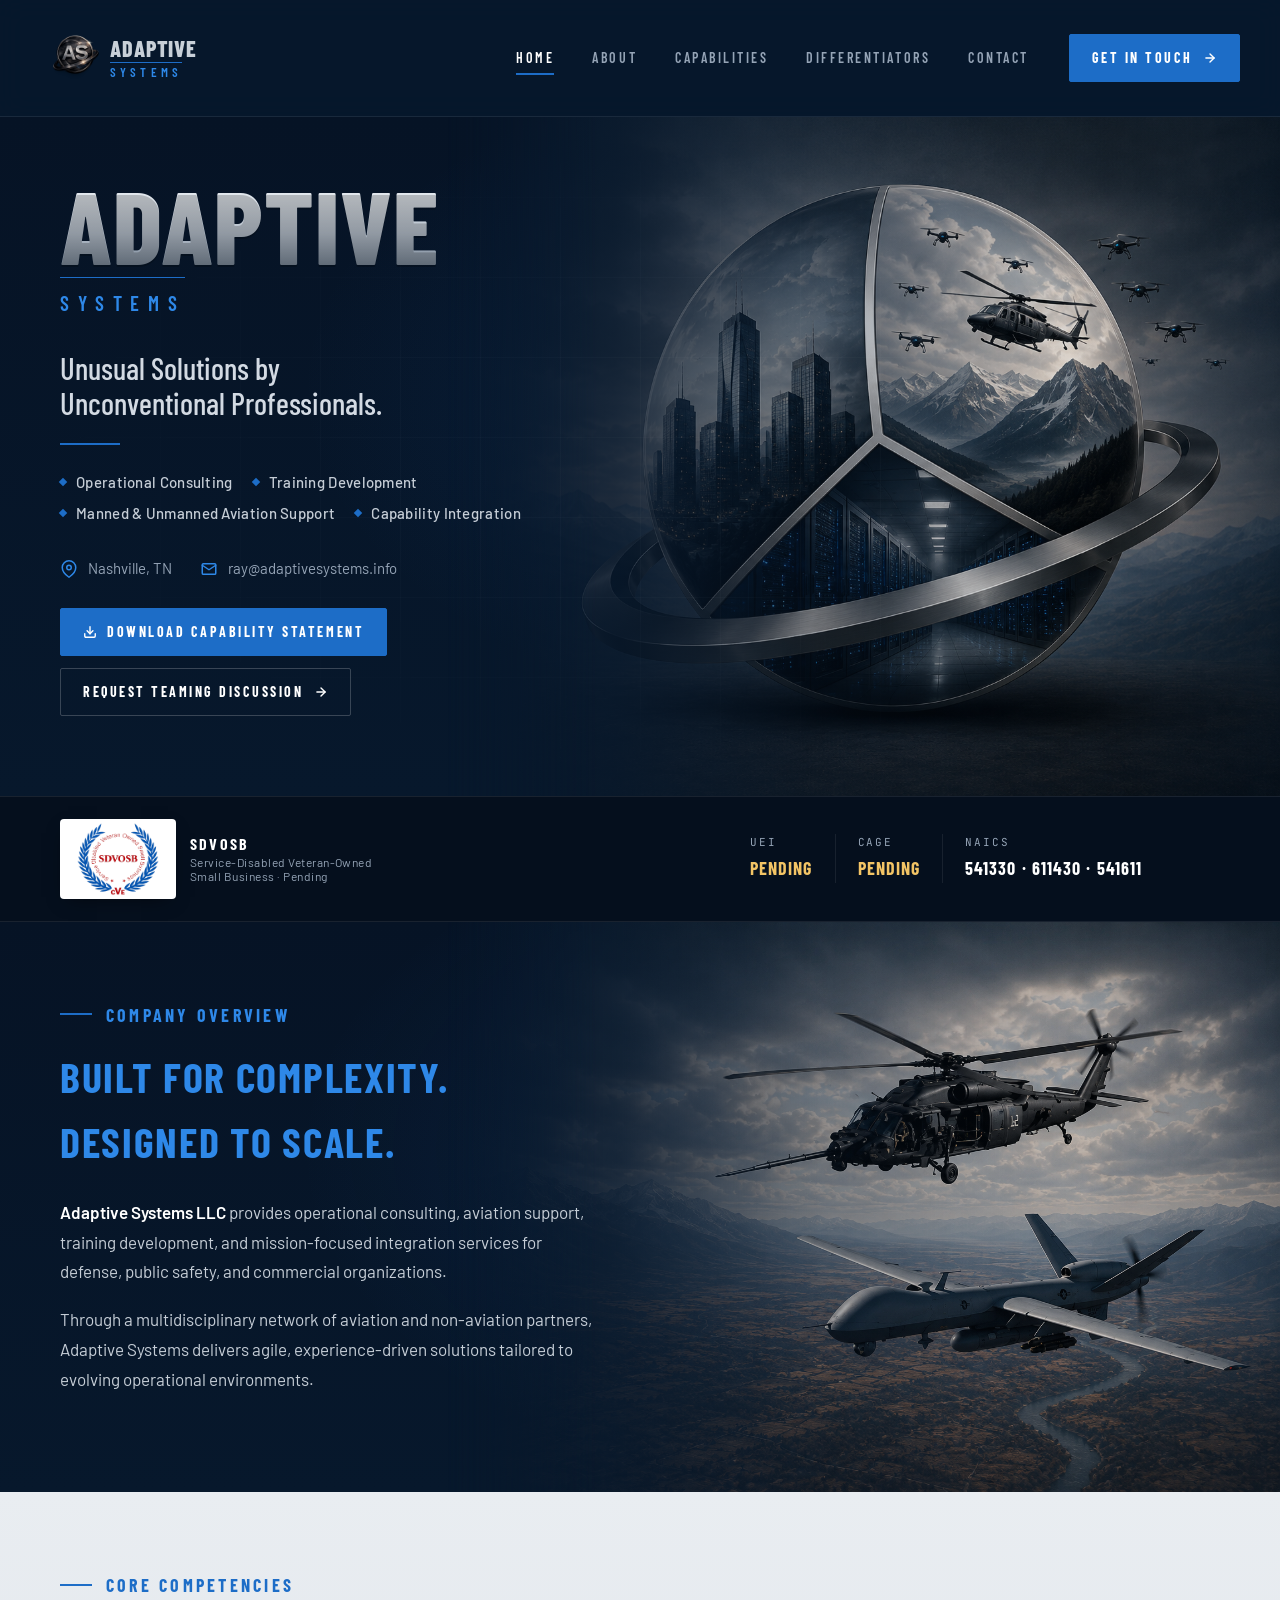
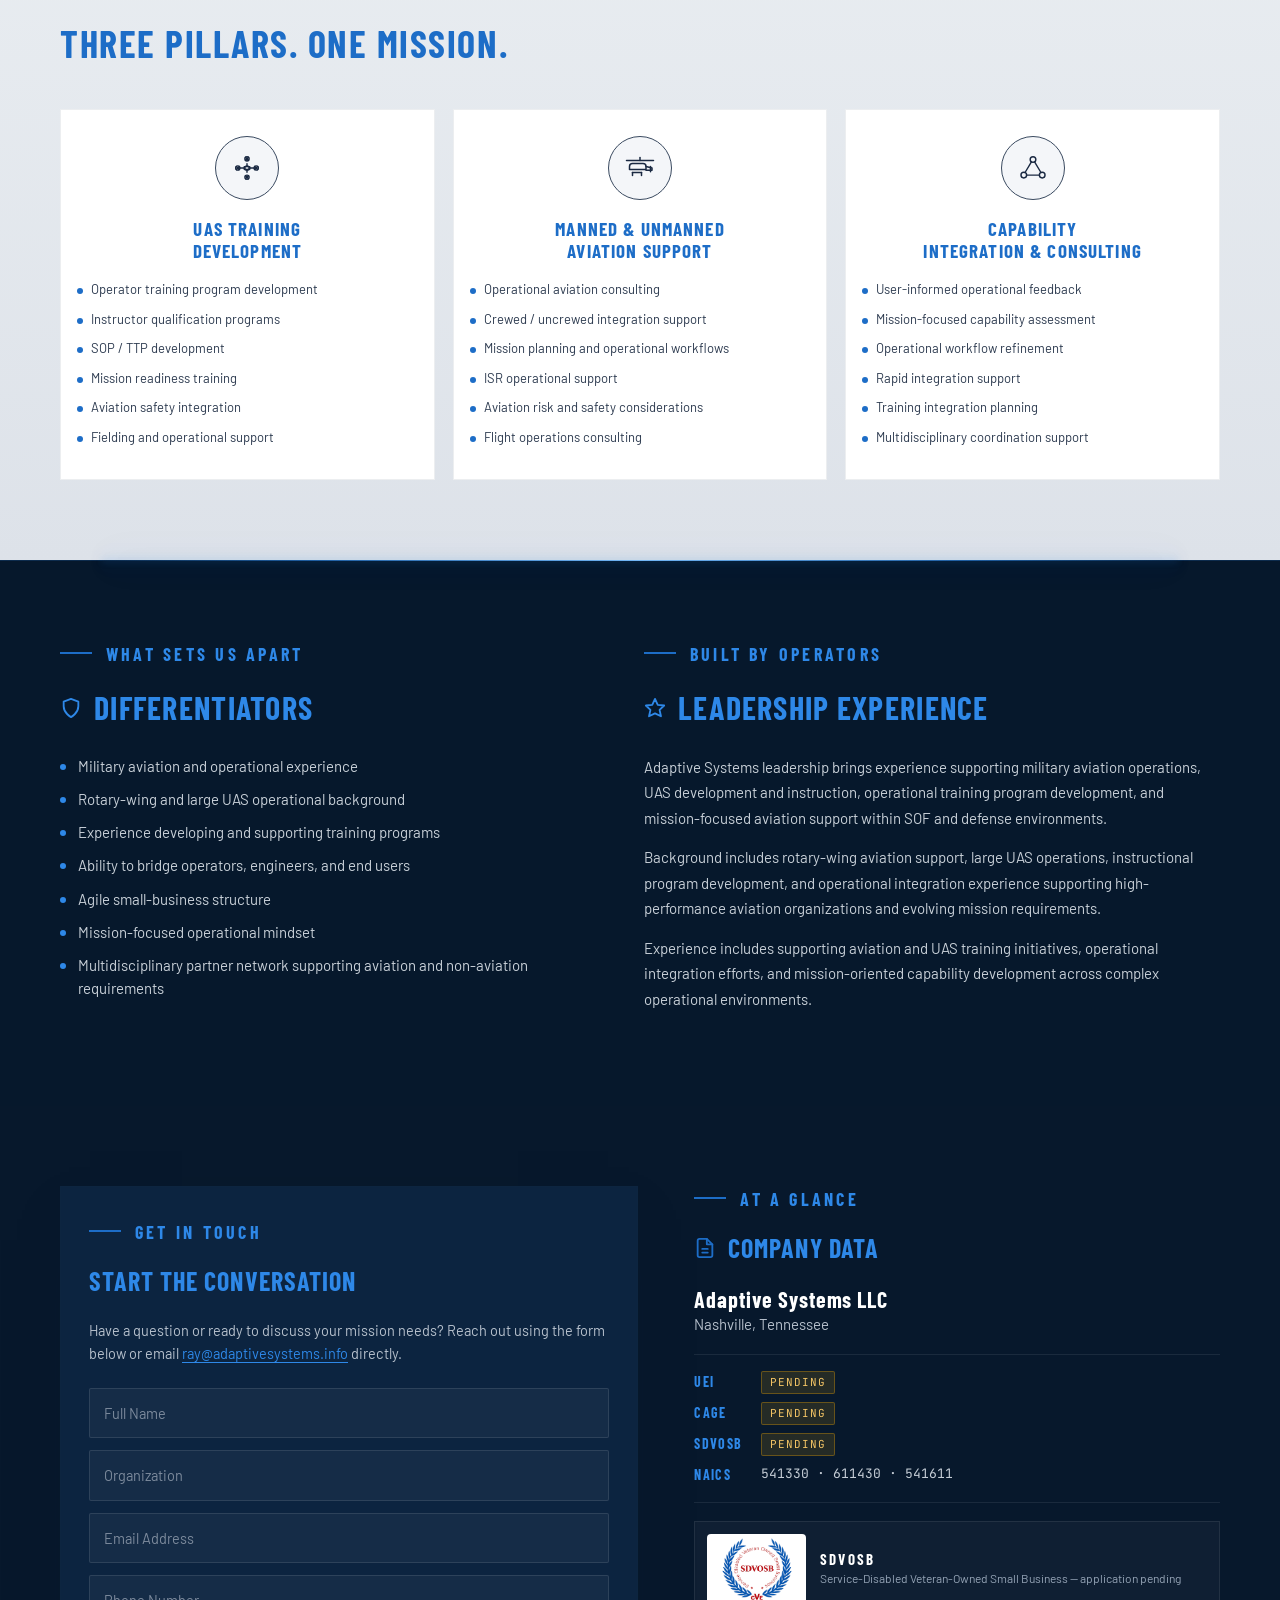
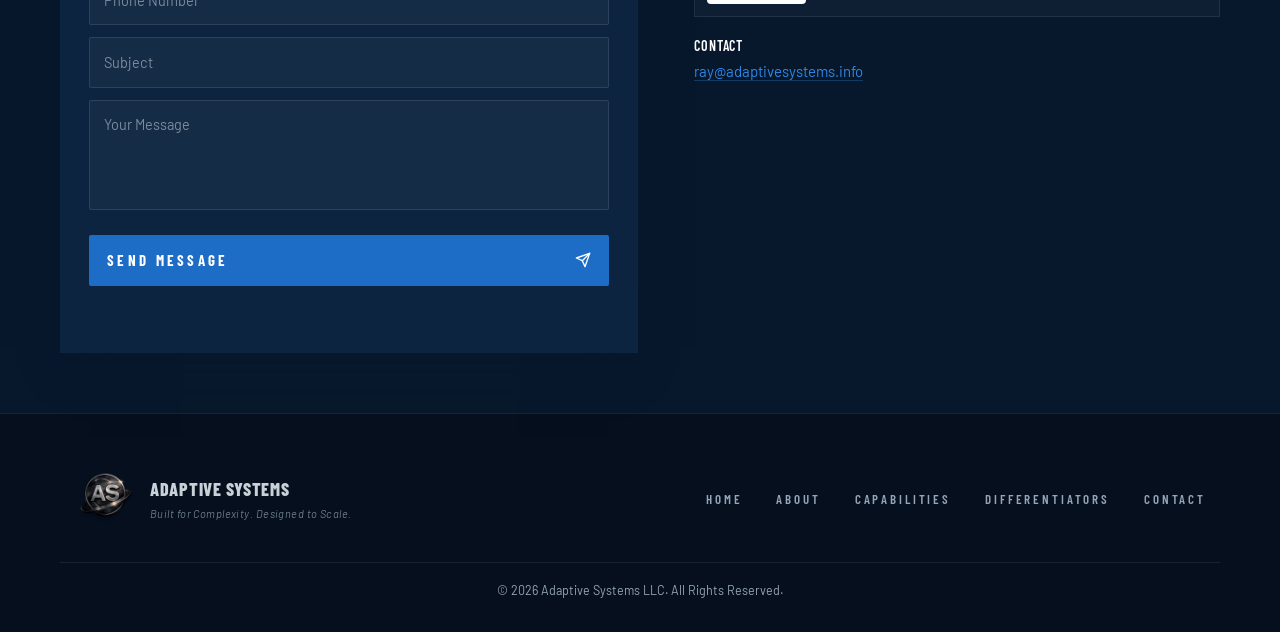
<file: Adaptive Systems.html>
<!doctype html>
<html lang="en">
<head>
<meta charset="utf-8" />
<meta name="viewport" content="width=device-width,initial-scale=1" />
<title>Adaptive Systems — Unusual Solutions by Unconventional Professionals.</title>
<link rel="preconnect" href="https://fonts.googleapis.com">
<link rel="preconnect" href="https://fonts.gstatic.com" crossorigin>
<link href="https://fonts.googleapis.com/css2?family=Barlow+Condensed:wght@500;600;700;800&family=Barlow:wght@400;500;600;700&family=JetBrains+Mono:wght@400;500&display=swap" rel="stylesheet">

<style>
  :root {
    --bg-deep:    #07182c;
    --bg-panel:   #0c2440;
    --bg-panel-2: #102b4d;
    --bg-light:   #e9edf1;
    --bg-light-2: #d9dee5;
    --ink:        #e7edf4;
    --ink-dim:    #95a4b6;
    --ink-dark:   #1a2942;
    --ink-dark-2: #3a4a60;
    --steel:      #6b7a8e;
    --rule:       rgba(255,255,255,0.08);
    --rule-light: rgba(20,40,70,0.10);
    --signal:     #1d6dc7;
    --signal-2:   #2e88e8;
    --signal-bg:  rgba(29,109,199,0.10);
    --silver:     #c8d0d8;
  }

  * { box-sizing: border-box; margin: 0; padding: 0; }
  html { scroll-behavior: smooth; }
  body {
    font-family: 'Barlow', -apple-system, system-ui, sans-serif;
    color: var(--ink);
    background: var(--bg-deep);
    line-height: 1.55;
    -webkit-font-smoothing: antialiased;
  }
  img { display: block; max-width: 100%; }
  a { color: inherit; text-decoration: none; }
  button { font: inherit; cursor: pointer; border: none; background: none; color: inherit; }
  input, textarea { font: inherit; color: inherit; }

  /* ---------- TYPE ---------- */
  .display, h1, h2, h3, .nav-link, .btn, .eyebrow, .compcard h3, .pill {
    font-family: 'Barlow Condensed', 'Barlow', sans-serif;
    letter-spacing: 0.02em;
  }
  .eyebrow {
    font-weight: 700;
    font-size: 18px;
    letter-spacing: 0.18em;
    text-transform: uppercase;
    color: var(--signal-2);
  }
  .eyebrow.dark { color: var(--signal); }
  .eyebrow .accent {
    display: inline-block;
    width: 32px;
    height: 2px;
    background: var(--signal);
    vertical-align: middle;
    margin-right: 14px;
    transform: translateY(-3px);
  }

  /* ---------- LAYOUT ---------- */
  .wrap { max-width: 1240px; margin: 0 auto; padding: 0 40px; }

  /* ---------- HEADER ---------- */
  header {
    position: sticky; top: 0; z-index: 50;
    background: rgba(7, 24, 44, 0.85);
    backdrop-filter: blur(14px);
    -webkit-backdrop-filter: blur(14px);
    border-bottom: 1px solid var(--rule);
    transition: background .25s ease;
  }
  header.scrolled { background: rgba(7, 24, 44, 0.96); }
  .nav {
    display: flex; align-items: center; gap: 24px;
    padding: 18px 40px;
    max-width: 1400px; margin: 0 auto;
  }
  .brand {
    display: flex; align-items: center; gap: 1px;
    flex-shrink: 0;
  }
  .brand img { width: 90px; height: 90px; object-fit: contain; border-radius: 0; }
  .brand .lockup { line-height: 1; }
  .brand .lockup .top {
    font-family: 'Barlow Condensed', sans-serif;
    font-weight: 800;
    font-size: 22px;
    letter-spacing: 0.04em;
    color: #c8d0d8;
  }
  .brand .lockup .bot {
    font-family: 'Barlow Condensed', sans-serif;
    font-weight: 600;
    font-size: 13px;
    letter-spacing: 0.32em;
    color: var(--signal-2);
    margin-top: 3px;
    border-top: 1px solid var(--signal);
    padding-top: 3px;
    display: inline-block;
  }
  .nav-links {
    display: flex; align-items: center; gap: 6px;
    margin-left: auto;
  }
  .nav-link {
    font-weight: 600;
    font-size: 14px;
    letter-spacing: 0.18em;
    text-transform: uppercase;
    color: var(--ink-dim);
    padding: 10px 16px;
    position: relative;
    transition: color .2s;
  }
  .nav-link:hover { color: var(--ink); }
  .nav-link.active { color: #fff; }
  .nav-link.active::after {
    content: ''; position: absolute;
    left: 16px; right: 16px; bottom: 4px;
    height: 2px; background: var(--signal);
  }
  .btn {
    display: inline-flex; align-items: center; gap: 10px;
    padding: 12px 22px;
    background: var(--signal);
    color: #fff;
    font-weight: 700;
    font-size: 14px;
    letter-spacing: 0.18em;
    text-transform: uppercase;
    border-radius: 2px;
    transition: background .2s, transform .15s;
    border: 1px solid var(--signal);
  }
  .btn:hover { background: var(--signal-2); transform: translateY(-1px); }
  .btn.ghost { background: transparent; color: var(--ink); }
  .btn.ghost:hover { background: var(--signal); border-color: var(--signal); }
  .btn .arrow { transition: transform .2s; }
  .btn:hover .arrow { transform: translateX(3px); }

  /* ---------- HERO ---------- */
  .hero {
    position: relative;
    background:
      radial-gradient(1100px 600px at 75% 40%, rgba(29,109,199,0.18), transparent 60%),
      linear-gradient(180deg, #061325 0%, #07182c 100%);
    padding: 60px 0 80px;
    overflow: hidden;
  }
  /* Mountain photo isolated to the right side of the hero, fading into the
     site's deep-blue background well before it reaches the headline. */
  .hero::before {
    content: '';
    position: absolute;
    top: 0; right: 0; bottom: 0;
    width: 65%;
    background:
      linear-gradient(90deg, #07182c 0%, rgba(7,24,44,0.85) 20%, rgba(7,24,44,0.35) 45%, rgba(7,24,44,0.10) 75%, rgba(7,24,44,0.25) 100%),
      url('assets/hero-bg.jpg') right center / cover no-repeat;
    pointer-events: none;
    -webkit-mask-image: linear-gradient(90deg, transparent 0%, #000 18%, #000 100%);
            mask-image: linear-gradient(90deg, transparent 0%, #000 18%, #000 100%);
  }
  /* Faint grid overlay, kept very subtle so the photo reads through */
  .hero::after {
    content: '';
    position: absolute; inset: 0;
    background-image:
      linear-gradient(rgba(255,255,255,0.02) 1px, transparent 1px),
      linear-gradient(90deg, rgba(255,255,255,0.02) 1px, transparent 1px);
    background-size: 80px 80px;
    pointer-events: none;
    mask-image: radial-gradient(ellipse at center, #000 30%, transparent 75%);
  }
  .hero-grid {
    display: grid;
    grid-template-columns: 1.1fr 1fr;
    gap: 40px;
    align-items: center;
    position: relative;
    z-index: 1;
  }
  .hero h1 {
    font-family: 'Barlow Condensed', sans-serif;
    font-weight: 800;
    font-size: clamp(64px, 8vw, 116px);
    line-height: 0.92;
    letter-spacing: 0.01em;
    background: linear-gradient(180deg, #f4f7fa 0%, #b6c0cc 60%, #6e7c8c 100%);
    -webkit-background-clip: text;
    background-clip: text;
    color: transparent;
    text-shadow: 0 2px 0 rgba(0,0,0,0.2);
  }
  .hero .subline {
    font-family: 'Barlow Condensed', sans-serif;
    font-weight: 600;
    font-size: clamp(18px, 1.6vw, 24px);
    letter-spacing: 0.42em;
    color: var(--signal-2);
    margin-top: 6px;
    padding-top: 10px;
    border-top: 1px solid var(--signal);
    display: inline-block;
  }
  .tagline {
    margin-top: 30px;
    font-family: 'Barlow Condensed', sans-serif;
    font-weight: 500;
    font-size: clamp(24px, 2.4vw, 34px);
    line-height: 1.15;
    color: #d3dae3;
    max-width: 480px;
  }
  .tagline-rule {
    width: 60px; height: 2px;
    background: var(--signal);
    margin: 22px 0 26px;
  }
  .pills {
    display: flex; flex-wrap: wrap; gap: 8px 20px;
    max-width: 540px;
    color: #c5cdd6;
    font-size: 15px;
    margin-bottom: 32px;
  }
  .pills .pill {
    font-family: 'Barlow', sans-serif;
    font-weight: 500;
    letter-spacing: 0.02em;
    display: inline-flex; align-items: center; gap: 10px;
  }
  .pills .pill::before {
    content: ''; width: 6px; height: 6px;
    background: var(--signal);
    transform: rotate(45deg);
    flex-shrink: 0;
  }
  .meta {
    display: flex; flex-wrap: wrap; gap: 28px;
    color: var(--ink-dim);
    font-size: 15px;
  }
  .meta-item { display: inline-flex; align-items: center; gap: 10px; }
  .meta-item svg { color: var(--signal-2); }
  .meta-item a:hover { color: var(--ink); }

  .hero-orb {
    position: relative;
    display: flex;
    justify-content: center;
    align-items: center;
  }
  .hero-orb img {
    width: 100%;
    max-width: 560px;
    height: auto;
    /* Soft left-edge blend so the orb melts into the backdrop instead of
       sitting on a hard rectangle, but most of the orb is fully visible. */
    -webkit-mask-image: linear-gradient(to left, #000 70%, transparent 100%);
            mask-image: linear-gradient(to left, #000 70%, transparent 100%);
  }
  @keyframes floaty {
    0%,100% { transform: translateY(0) rotate(0deg); }
    50%     { transform: translateY(-12px) rotate(0.4deg); }
  }
  .orb-glow {
    position: absolute;
    width: 70%; height: 70%;
    background: radial-gradient(circle at 65% 50%, rgba(29,109,199,0.35), transparent 65%);
    filter: blur(50px);
    z-index: -1;
  }

  /* ---------- TRUST BAR ---------- */
  .trust {
    background: #050f1d;
    border-top: 1px solid var(--rule);
    border-bottom: 1px solid var(--rule);
    padding: 22px 0;
  }
  .trust-row {
    display: grid;
    grid-template-columns: auto 1fr auto auto auto;
    gap: 28px;
    align-items: center;
  }
  .trust-badge {
    display: flex; align-items: center; gap: 14px;
  }
  .trust-badge img {
    width: 116px; height: 80px; object-fit: contain;
    background: #fff;
    padding: 3px 6px;
    border-radius: 4px;
    box-shadow: 0 6px 18px -8px rgba(0,0,0,0.6);
  }
  .trust-badge .b-text {
    font-family: 'Barlow Condensed', sans-serif;
    line-height: 1.1;
  }
  .trust-badge .b-text .b-top {
    font-weight: 700;
    font-size: 16px;
    letter-spacing: 0.14em;
    text-transform: uppercase;
    color: #fff;
  }
  .trust-badge .b-text .b-sub {
    font-family: 'Barlow', sans-serif;
    font-weight: 400;
    font-size: 12px;
    color: var(--ink-dim);
    margin-top: 4px;
    letter-spacing: 0.04em;
    text-transform: none;
  }
  .trust-data {
    display: flex; gap: 0;
  }
  .trust-data .ti {
    padding: 0 22px;
    border-left: 1px solid var(--rule);
    font-family: 'JetBrains Mono', monospace;
    font-size: 11px;
    letter-spacing: 0.18em;
    text-transform: uppercase;
    color: var(--ink-dim);
  }
  .trust-data .ti:first-child { border-left: none; }
  .trust-data .ti .v {
    display: block;
    font-family: 'Barlow Condensed', sans-serif;
    font-weight: 700;
    font-size: 18px;
    letter-spacing: 0.06em;
    color: #fff;
    margin-top: 4px;
  }
  .trust-data .ti .v.pending {
    color: #f3c465;
  }

  /* ---------- OVERVIEW ---------- */
  .overview {
    background:
      radial-gradient(1100px 600px at 75% 40%, rgba(29,109,199,0.18), transparent 60%),
      linear-gradient(180deg, #061325 0%, #07182c 100%);
    padding: 80px 0;
    position: relative;
    overflow: hidden;
  }
  /* Aviation photo isolated to the right side, fading into the
     section's deep-blue panel well before it reaches the headline. */
  .overview::before {
    content: '';
    position: absolute;
    top: 0; right: 0; bottom: 0;
    width: 65%;
    background:
      linear-gradient(90deg, #07182c 0%, rgba(7,24,44,0.85) 20%, rgba(7,24,44,0.35) 45%, rgba(7,24,44,0.10) 75%, rgba(7,24,44,0.25) 100%),
      url('assets/overview-bg.jpg') right center / cover no-repeat;
    pointer-events: none;
    -webkit-mask-image: linear-gradient(90deg, transparent 0%, #000 18%, #000 100%);
            mask-image: linear-gradient(90deg, transparent 0%, #000 18%, #000 100%);
    z-index: 0;
  }
  .overview .wrap { position: relative; z-index: 1; }
  .overview-grid {
    display: grid;
    grid-template-columns: 1fr 1fr;
    gap: 60px;
    align-items: center;
  }
  .overview h2 {
    font-family: 'Barlow Condensed', sans-serif;
    font-weight: 700;
    font-size: 42px;
    letter-spacing: 0.04em;
    text-transform: uppercase;
    color: var(--signal-2);
    margin-top: 14px;
    margin-bottom: 24px;
  }
  .overview p {
    font-size: 17px;
    line-height: 1.75;
    color: #c5cdd6;
    margin-bottom: 18px;
    max-width: 540px;
  }
  .overview p strong { color: #fff; font-weight: 600; }
  .overview-figure {
    aspect-ratio: 16/10;
    background:
      linear-gradient(135deg, #0a1d33 0%, #163b66 100%);
    position: relative;
    overflow: hidden;
    border: 1px solid rgba(255,255,255,0.06);
  }
  .overview-figure::before {
    content: '';
    position: absolute; inset: 0;
    background-image: repeating-linear-gradient(
      45deg,
      rgba(255,255,255,0.04) 0 14px,
      rgba(255,255,255,0) 14px 28px
    );
  }
  .overview-figure .caption {
    position: absolute;
    left: 24px; bottom: 24px;
    font-family: 'JetBrains Mono', monospace;
    font-size: 11px;
    letter-spacing: 0.2em;
    text-transform: uppercase;
    color: rgba(255,255,255,0.55);
    background: rgba(0,0,0,0.4);
    padding: 8px 12px;
    border-left: 2px solid var(--signal);
  }
  .overview-figure .crosshair {
    position: absolute;
    top: 24px; right: 24px;
    width: 60px; height: 60px;
    opacity: 0.5;
  }
  .overview-figure .silhouette {
    position: absolute;
    inset: 0;
    display: flex; align-items: center; justify-content: center;
    color: rgba(255,255,255,0.18);
  }
  .overview-figure .silhouette svg { width: 65%; height: auto; }

  /* ---------- COMPETENCIES + CONTACT ---------- */
  .mid {
    background: linear-gradient(180deg, #e9edf1 0%, #dde2e9 100%);
    color: var(--ink-dark);
    padding: 80px 0;
  }
  .mid-grid {
    display: block;
  }

  /* ---------- DIFF + LEADERSHIP BLOCK ---------- */
  .diff-lead {
    position: relative;
    background: rgba(7, 24, 44, 0.96);
    color: var(--ink);
    padding: 80px 0;
    border-top: 1px solid rgba(46, 136, 232, 0.18);
  }
  /* Glowing blue divider hovering between the previous section and this one */
  .diff-lead::before {
    content: '';
    position: absolute;
    left: 8%; right: 8%;
    top: -1px;
    height: 1px;
    background: linear-gradient(90deg,
      rgba(46,136,232,0) 0%,
      rgba(46,136,232,0.55) 20%,
      rgba(120,190,255,0.95) 50%,
      rgba(46,136,232,0.55) 80%,
      rgba(46,136,232,0) 100%);
    box-shadow:
      0 0 6px rgba(46,136,232,0.55),
      0 0 18px rgba(46,136,232,0.45),
      0 0 36px rgba(29,109,199,0.35);
    pointer-events: none;
  }
  .diff-lead-grid {
    display: grid;
    grid-template-columns: 1fr 1.1fr;
    gap: 60px;
    align-items: start;
  }
  .diff-lead h2 {
    font-family: 'Barlow Condensed', sans-serif;
    font-weight: 700;
    font-size: 32px;
    letter-spacing: 0.04em;
    text-transform: uppercase;
    color: var(--signal-2);
    margin: 14px 0 22px;
    display: flex; align-items: center; gap: 12px;
  }
  .diff-lead h2 svg { color: var(--signal-2); }
  .diff-lead ul { list-style: none; }
  .diff-lead ul li {
    position: relative;
    padding-left: 18px;
    font-size: 15px;
    color: #c8d0d8;
    line-height: 1.55;
    margin-bottom: 10px;
  }
  .diff-lead ul li::before {
    content: '';
    position: absolute;
    left: 0; top: 9px;
    width: 6px; height: 6px;
    background: var(--signal-2);
    border-radius: 50%;
  }
  .diff-lead p {
    font-size: 15px;
    color: #c8d0d8;
    line-height: 1.7;
    margin-bottom: 14px;
  }
  .diff-lead .eyebrow.dark { color: var(--signal-2); }

  .competencies h2 {
    font-family: 'Barlow Condensed', sans-serif;
    font-weight: 700;
    font-size: 38px;
    letter-spacing: 0.04em;
    text-transform: uppercase;
    color: var(--signal);
    margin: 14px 0 36px;
  }
  .compcards {
    display: grid;
    grid-template-columns: repeat(3, minmax(0, 1fr));
    gap: 18px;
  }
  .compcard { min-width: 0; }
  .compcard {
    background: #fff;
    border: 1px solid rgba(20,40,70,0.08);
    padding: 22px 16px;
    transition: transform .25s ease, box-shadow .25s ease, border-color .25s ease;
    position: relative;
    overflow: hidden;
  }
  .compcard::before {
    content: '';
    position: absolute;
    left: 0; top: 0;
    width: 100%; height: 3px;
    background: var(--signal);
    transform: scaleX(0);
    transform-origin: left;
    transition: transform .35s ease;
  }
  .compcard:hover {
    transform: translateY(-4px);
    box-shadow: 0 18px 40px -20px rgba(20,40,70,0.35);
    border-color: rgba(29,109,199,0.3);
  }
  .compcard:hover::before { transform: scaleX(1); }
  .compicon {
    width: 64px; height: 64px;
    border-radius: 50%;
    border: 1.5px solid var(--ink-dark-2);
    display: flex; align-items: center; justify-content: center;
    margin: 4px auto 18px;
    color: var(--ink-dark);
    background: #f4f6f9;
  }
  .compcard h3 {
    font-weight: 700;
    font-size: 19px;
    letter-spacing: 0.06em;
    text-transform: uppercase;
    text-align: center;
    color: var(--signal);
    margin-bottom: 18px;
    line-height: 1.15;
    min-height: 44px;
    display: flex; align-items: center; justify-content: center;
  }
  .complist { list-style: none; }
  .complist li {
    position: relative;
    padding-left: 14px;
    font-size: 13px;
    line-height: 1.5;
    color: #2c3a4f;
    margin-bottom: 10px;
  }
  .complist li::before {
    content: ''; position: absolute;
    left: 0; top: 8px;
    width: 6px; height: 6px;
    background: var(--signal);
    border-radius: 50%;
  }

  /* ---------- CONTACT FORM ---------- */
  .contact-card {
    background: var(--bg-panel);
    color: var(--ink);
    padding: 32px 28px;
    border: 1px solid rgba(20,40,70,0.12);
    box-shadow: 0 24px 60px -30px rgba(7,24,44,0.5);
    position: relative;
    margin-top: 24px;
  }
  .contact-card h2 {
    font-family: 'Barlow Condensed', sans-serif;
    font-weight: 700;
    font-size: 32px;
    letter-spacing: 0.04em;
    text-transform: uppercase;
    color: var(--signal-2);
    margin: 6px 0 14px;
  }
  .contact-card p.intro {
    font-size: 14.5px;
    color: #b6c0cc;
    margin-bottom: 22px;
    line-height: 1.6;
  }
  .form { display: flex; flex-direction: column; gap: 12px; }
  .field {
    position: relative;
  }
  .field input,
  .field textarea {
    width: 100%;
    background: rgba(255,255,255,0.04);
    border: 1px solid rgba(255,255,255,0.10);
    padding: 13px 14px;
    color: #fff;
    font-size: 14.5px;
    border-radius: 2px;
    transition: border-color .2s, background .2s;
    outline: none;
    resize: none;
  }
  .field textarea { min-height: 110px; line-height: 1.5; }
  .field input::placeholder,
  .field textarea::placeholder { color: #7c8a9c; }
  .field input:focus,
  .field textarea:focus {
    border-color: var(--signal);
    background: rgba(29,109,199,0.06);
  }
  .field.error input,
  .field.error textarea { border-color: #d75353; }
  .field .err-msg {
    position: absolute;
    right: 8px; top: 50%;
    transform: translateY(-50%);
    font-size: 11px;
    color: #ff7b7b;
    font-family: 'JetBrains Mono', monospace;
    letter-spacing: 0.1em;
    text-transform: uppercase;
    pointer-events: none;
  }
  .field.textarea .err-msg { top: 16px; transform: none; }
  .submit {
    margin-top: 6px;
    background: var(--signal);
    color: #fff;
    font-family: 'Barlow Condensed', sans-serif;
    font-weight: 700;
    font-size: 15px;
    letter-spacing: 0.22em;
    text-transform: uppercase;
    padding: 14px 18px;
    display: flex;
    align-items: center;
    justify-content: space-between;
    border-radius: 2px;
    transition: background .2s;
  }
  .submit:hover:not(:disabled) { background: var(--signal-2); }
  .submit:disabled { opacity: 0.7; cursor: progress; }
  .submit.success { background: #1e8a5b; }
  .form-msg {
    font-size: 13px;
    color: #8fc4a8;
    font-family: 'JetBrains Mono', monospace;
    letter-spacing: 0.06em;
    margin-top: 4px;
    min-height: 18px;
  }

  /* ---------- DIFF / LEADERSHIP / DATA ---------- */
  .lower {
    background: var(--bg-deep);
    padding: 80px 0 60px;
    color: var(--ink);
  }
  .lower .wrap { max-width: 1240px; }
  .lower-grid {
    display: grid;
    grid-template-columns: 1.1fr 1fr;
    gap: 56px;
    align-items: start;
  }
  .lower h2 {
    font-family: 'Barlow Condensed', sans-serif;
    font-weight: 700;
    font-size: 26px;
    letter-spacing: 0.04em;
    text-transform: uppercase;
    color: var(--signal-2);
    margin: 14px 0 18px;
    display: flex; align-items: center; gap: 12px;
  }
  .lower h2 svg { color: var(--signal); }
  .lower ul { list-style: none; }
  .lower ul li {
    position: relative;
    padding-left: 18px;
    font-size: 14.5px;
    color: #c5cdd6;
    line-height: 1.5;
    margin-bottom: 10px;
  }
  .lower ul li::before {
    content: '';
    position: absolute;
    left: 0; top: 8px;
    width: 6px; height: 6px;
    background: var(--signal);
    border-radius: 50%;
  }
  .lower p {
    font-size: 14.5px;
    color: #c5cdd6;
    line-height: 1.65;
    margin-bottom: 14px;
  }
  .data-block { font-size: 15px; }
  .data-block .name {
    font-family: 'Barlow Condensed', sans-serif;
    font-weight: 700;
    font-size: 22px;
    letter-spacing: 0.04em;
    color: #fff;
    line-height: 1.2;
  }
  .data-block .city {
    color: #b6c0cc;
    margin-bottom: 18px;
  }
  .data-rows {
    display: grid;
    grid-template-columns: auto 1fr;
    gap: 8px 18px;
    padding: 16px 0;
    border-top: 1px solid var(--rule);
    border-bottom: 1px solid var(--rule);
    margin-bottom: 18px;
  }
  .data-rows dt {
    font-family: 'Barlow Condensed', sans-serif;
    font-weight: 700;
    color: var(--signal-2);
    letter-spacing: 0.1em;
    font-size: 14px;
  }
  .data-rows dd {
    color: #c5cdd6;
    font-family: 'JetBrains Mono', monospace;
    font-size: 13px;
  }
  .data-rows dd .pending {
    display: inline-block;
    padding: 2px 8px;
    background: rgba(255,180,0,0.12);
    color: #f3c465;
    border: 1px solid rgba(255,180,0,0.3);
    border-radius: 2px;
    font-size: 11px;
    letter-spacing: 0.1em;
    text-transform: uppercase;
  }
  .data-block .contact-label {
    font-family: 'Barlow Condensed', sans-serif;
    font-weight: 600;
    color: #fff;
    letter-spacing: 0.06em;
    text-transform: uppercase;
    font-size: 14px;
    margin-bottom: 4px;
  }
  .data-block a.email {
    color: var(--signal-2);
    border-bottom: 1px solid rgba(46,136,232,0.3);
    transition: color .2s, border-color .2s;
  }
  .data-block a.email:hover { color: #fff; border-color: #fff; }

  /* ---------- FOOTER ---------- */
  footer {
    background: #050f1d;
    border-top: 1px solid var(--rule);
    padding: 40px 0 32px;
  }
  .foot {
    display: flex;
    align-items: center;
    justify-content: space-between;
    gap: 24px;
    flex-wrap: wrap;
  }
  .foot-brand { display: flex; align-items: center; gap: 1px; }
  .foot-brand img { width: 90px; height: 90px; object-fit: contain; border-radius: 0; }
  .foot-brand .lockup .top {
    font-family: 'Barlow Condensed', sans-serif;
    font-weight: 800;
    font-size: 18px;
    letter-spacing: 0.04em;
    color: #c8d0d8;
  }
  .foot-brand .lockup .bot {
    font-family: 'Barlow', sans-serif;
    font-style: italic;
    font-size: 11px;
    letter-spacing: 0.04em;
    color: #6e7c8c;
    margin-top: 2px;
  }
  .foot-links {
    display: flex; gap: 6px;
  }
  .foot-link {
    font-family: 'Barlow Condensed', sans-serif;
    font-weight: 600;
    font-size: 13px;
    letter-spacing: 0.22em;
    text-transform: uppercase;
    color: var(--ink-dim);
    padding: 8px 14px;
    transition: color .2s;
  }
  .foot-link:hover { color: var(--ink); }
  .foot-copy {
    font-size: 12.5px;
    color: var(--ink-dim);
    text-align: center;
    margin-top: 18px;
    border-top: 1px solid var(--rule);
    padding-top: 18px;
  }

  /* ---------- RESPONSIVE ---------- */
  @media (max-width: 980px) {
    .hero-grid, .overview-grid { grid-template-columns: 1fr; }
    .mid-grid { display: block; }
    .diff-lead-grid { grid-template-columns: 1fr; gap: 36px; }
    .lower-grid { grid-template-columns: 1fr; gap: 36px; }
    .compcards { grid-template-columns: 1fr; }
    .nav-links { display: none; }
    .contact-card { position: static; }
    .trust-row { grid-template-columns: 1fr; gap: 18px; }
    .trust-data { flex-wrap: wrap; gap: 12px 0; }
  }
</style>
</head>
<body>

<header id="site-header">
  <div class="nav">
    <div class="brand" style="gap: 0px">
      <img src="assets/as-profile.png" alt="Adaptive Systems" style="object-fit: contain; width: 70px; height: 80px" />
      <div class="lockup">
        <div class="top">ADAPTIVE</div>
        <div class="bot">SYSTEMS</div>
      </div>
    </div>
    <nav class="nav-links" aria-label="Primary">
      <a class="nav-link" href="#home" data-target="home">Home</a>
      <a class="nav-link" href="#about" data-target="about">About</a>
      <a class="nav-link" href="#capabilities" data-target="capabilities">Capabilities</a>
      <a class="nav-link" href="#differentiators" data-target="differentiators">Differentiators</a>
      <a class="nav-link" href="#contact" data-target="contact">Contact</a>
    </nav>
    <a href="#contact" class="btn" data-target="contact">
      Get in Touch
      <svg class="arrow" width="14" height="14" viewBox="0 0 24 24" fill="none" stroke="currentColor" stroke-width="2.4" stroke-linecap="round" stroke-linejoin="round"><line x1="5" y1="12" x2="19" y2="12"/><polyline points="12 5 19 12 12 19"/></svg>
    </a>
  </div>
</header>

<!-- HERO / HOME -->
<section class="hero" id="home" data-screen-label="01 Home">
  <div class="wrap">
    <div class="hero-grid">
      <div>
        <h1>ADAPTIVE</h1>
        <span class="subline">SYSTEMS</span>
        <p class="tagline">Unusual Solutions by<br/>Unconventional Professionals.</p>
        <div class="tagline-rule"></div>
        <div class="pills">
          <span class="pill">Operational Consulting</span>
          <span class="pill">Training Development</span>
          <span class="pill">Manned &amp; Unmanned Aviation Support</span>
          <span class="pill">Capability Integration</span>
        </div>
        <div class="meta">
          <span class="meta-item">
            <svg width="18" height="18" viewBox="0 0 24 24" fill="none" stroke="currentColor" stroke-width="2" stroke-linecap="round" stroke-linejoin="round"><path d="M21 10c0 7-9 13-9 13s-9-6-9-13a9 9 0 0 1 18 0z"/><circle cx="12" cy="10" r="3"/></svg>
            Nashville, TN
          </span>
          <a href="mailto:ray@adaptivesystems.info" class="meta-item">
            <svg width="18" height="18" viewBox="0 0 24 24" fill="none" stroke="currentColor" stroke-width="2" stroke-linecap="round" stroke-linejoin="round"><rect x="3" y="5" width="18" height="14" rx="1.5"/><polyline points="3 7 12 13 21 7"/></svg>
            ray@adaptivesystems.info
          </a>
        </div>
        <div style="display:flex;flex-wrap:wrap;gap:12px;margin-top:28px;">
          <a class="btn" href="#" download>
            <svg width="14" height="14" viewBox="0 0 24 24" fill="none" stroke="currentColor" stroke-width="2.4" stroke-linecap="round" stroke-linejoin="round"><path d="M21 15v4a2 2 0 0 1-2 2H5a2 2 0 0 1-2-2v-4"/><polyline points="7 10 12 15 17 10"/><line x1="12" y1="15" x2="12" y2="3"/></svg>
            Download Capability Statement
          </a>
          <a class="btn ghost" href="#contact" style="background:transparent;border:1px solid rgba(255,255,255,0.2);color:#fff;">
            Request Teaming Discussion
            <svg class="arrow" width="14" height="14" viewBox="0 0 24 24" fill="none" stroke="currentColor" stroke-width="2.4" stroke-linecap="round" stroke-linejoin="round"><line x1="5" y1="12" x2="19" y2="12"/><polyline points="12 5 19 12 12 19"/></svg>
          </a>
        </div>
      </div>
      <div class="hero-orb" aria-hidden="true"></div>
    </div>
  </div>
</section>

<!-- TRUST BAR -->
<section class="trust" aria-label="Certifications and identifiers">
  <div class="wrap">
    <div class="trust-row">
      <div class="trust-badge">
        <img src="assets/sdvosb-cropped.png" alt="Service-Disabled Veteran-Owned Small Business" />
        <div class="b-text">
          <div class="b-top">SDVOSB</div>
          <div class="b-sub">Service-Disabled Veteran-Owned<br/>Small Business · Pending</div>
        </div>
      </div>
      <div></div>
      <div class="trust-data">
        <div class="ti">UEI<span class="v pending">Pending</span></div>
        <div class="ti">CAGE<span class="v pending">Pending</span></div>
        <div class="ti">NAICS<span class="v">541330 · 611430 · 541611</span></div>
      </div>
    </div>
  </div>
</section>

<!-- ABOUT / OVERVIEW -->
<section class="overview" id="about" data-screen-label="02 About">
  <div class="wrap">
    <div class="overview-grid">
      <div>
        <div class="eyebrow"><span class="accent"></span>Company Overview</div>
        <h2>Built for Complexity.<br/>Designed to Scale.</h2>
        <p>
          <strong>Adaptive Systems LLC</strong> provides operational consulting,
          aviation support, training development, and mission-focused integration
          services for defense, public safety, and commercial organizations.
        </p>
        <p>
          Through a multidisciplinary network of aviation and non-aviation partners,
          Adaptive Systems delivers agile, experience-driven solutions tailored to
          evolving operational environments.
        </p>
      </div>
      <div aria-hidden="true"></div>
    </div>
  </div>
</section>

<!-- CAPABILITIES + CONTACT -->
<section class="mid" id="capabilities" data-screen-label="03 Capabilities">
  <div class="wrap">
    <div class="mid-grid">
      <div class="competencies">
        <div class="eyebrow dark"><span class="accent"></span>Core Competencies</div>
        <h2>Three Pillars. One Mission.</h2>
        <div class="compcards">
          <article class="compcard">
            <div class="compicon">
              <!-- UAS / drone icon -->
              <svg width="34" height="34" viewBox="0 0 48 48" fill="none" stroke="currentColor" stroke-width="2" stroke-linecap="round" stroke-linejoin="round">
                <circle cx="24" cy="24" r="3"/>
                <rect x="20" y="22" width="8" height="4" rx="0.5"/>
                <line x1="14" y1="24" x2="20" y2="24"/>
                <line x1="28" y1="24" x2="34" y2="24"/>
                <line x1="24" y1="18" x2="24" y2="22"/>
                <line x1="24" y1="26" x2="24" y2="30"/>
                <circle cx="11" cy="24" r="3"/><line x1="9" y1="22" x2="13" y2="26"/><line x1="13" y1="22" x2="9" y2="26"/>
                <circle cx="37" cy="24" r="3"/><line x1="35" y1="22" x2="39" y2="26"/><line x1="39" y1="22" x2="35" y2="26"/>
                <circle cx="24" cy="11" r="3"/><line x1="22" y1="9" x2="26" y2="13"/><line x1="26" y1="9" x2="22" y2="13"/>
                <circle cx="24" cy="37" r="3"/><line x1="22" y1="35" x2="26" y2="39"/><line x1="26" y1="35" x2="22" y2="39"/>
              </svg>
            </div>
            <h3>UAS Training<br/>Development</h3>
            <ul class="complist">
              <li>Operator training program development</li>
              <li>Instructor qualification programs</li>
              <li>SOP / TTP development</li>
              <li>Mission readiness training</li>
              <li>Aviation safety integration</li>
              <li>Fielding and operational support</li>
            </ul>
          </article>

          <article class="compcard">
            <div class="compicon">
              <!-- Helicopter icon -->
              <svg width="36" height="36" viewBox="0 0 48 48" fill="none" stroke="currentColor" stroke-width="2" stroke-linecap="round" stroke-linejoin="round">
                <line x1="6" y1="14" x2="42" y2="14"/>
                <line x1="24" y1="10" x2="24" y2="14"/>
                <path d="M14 18 h14 a4 4 0 0 1 4 4 v4 h-22 v-4 a4 4 0 0 1 4 -4 z"/>
                <path d="M32 22 l8 2 v3 h-8"/>
                <line x1="38" y1="22" x2="38" y2="29"/>
                <line x1="14" y1="30" x2="26" y2="30"/>
                <line x1="14" y1="30" x2="14" y2="34"/>
                <line x1="26" y1="30" x2="26" y2="34"/>
              </svg>
            </div>
            <h3>Manned &amp; Unmanned<br/>Aviation Support</h3>
            <ul class="complist">
              <li>Operational aviation consulting</li>
              <li>Crewed / uncrewed integration support</li>
              <li>Mission planning and operational workflows</li>
              <li>ISR operational support</li>
              <li>Aviation risk and safety considerations</li>
              <li>Flight operations consulting</li>
            </ul>
          </article>

          <article class="compcard">
            <div class="compicon">
              <!-- Network / nodes icon -->
              <svg width="34" height="34" viewBox="0 0 48 48" fill="none" stroke="currentColor" stroke-width="2" stroke-linecap="round" stroke-linejoin="round">
                <circle cx="24" cy="12" r="4"/>
                <circle cx="11" cy="34" r="4"/>
                <circle cx="37" cy="34" r="4"/>
                <line x1="22" y1="15" x2="13" y2="30"/>
                <line x1="26" y1="15" x2="35" y2="30"/>
                <line x1="15" y1="34" x2="33" y2="34"/>
              </svg>
            </div>
            <h3>Capability<br/>Integration &amp; Consulting</h3>
            <ul class="complist">
              <li>User-informed operational feedback</li>
              <li>Mission-focused capability assessment</li>
              <li>Operational workflow refinement</li>
              <li>Rapid integration support</li>
              <li>Training integration planning</li>
              <li>Multidisciplinary coordination support</li>
            </ul>
          </article>
        </div>
      </div>

    </div>
  </div>
</section>

<!-- DIFFERENTIATORS + LEADERSHIP -->
<section class="diff-lead" id="differentiators" data-screen-label="04 Differentiators">
  <div class="wrap">
    <div class="diff-lead-grid">
      <div>
        <div class="eyebrow dark"><span class="accent"></span>What Sets Us Apart</div>
        <h2>
          <svg width="22" height="22" viewBox="0 0 24 24" fill="none" stroke="currentColor" stroke-width="2" stroke-linecap="round" stroke-linejoin="round"><path d="M12 22s-8-4.5-8-12V5l8-3 8 3v5c0 7.5-8 12-8 12z"/></svg>
          Differentiators
        </h2>
        <ul>
          <li>Military aviation and operational experience</li>
          <li>Rotary-wing and large UAS operational background</li>
          <li>Experience developing and supporting training programs</li>
          <li>Ability to bridge operators, engineers, and end users</li>
          <li>Agile small-business structure</li>
          <li>Mission-focused operational mindset</li>
          <li>Multidisciplinary partner network supporting aviation and non-aviation requirements</li>
        </ul>
      </div>
      <div>
        <div class="eyebrow dark"><span class="accent"></span>Built by Operators</div>
        <h2>
          <svg width="22" height="22" viewBox="0 0 24 24" fill="none" stroke="currentColor" stroke-width="2" stroke-linecap="round" stroke-linejoin="round"><polygon points="12 2 15 8.5 22 9.3 17 14 18.5 21 12 17.8 5.5 21 7 14 2 9.3 9 8.5 12 2"/></svg>
          Leadership Experience
        </h2>
        <p>
          Adaptive Systems leadership brings experience supporting military
          aviation operations, UAS development and instruction, operational
          training program development, and mission-focused aviation support
          within SOF and defense environments.
        </p>
        <p>
          Background includes rotary-wing aviation support, large UAS operations,
          instructional program development, and operational integration
          experience supporting high-performance aviation organizations and
          evolving mission requirements.
        </p>
        <p>
          Experience includes supporting aviation and UAS training initiatives,
          operational integration efforts, and mission-oriented capability
          development across complex operational environments.
        </p>
      </div>
    </div>
  </div>
</section>

<!-- CONTACT + COMPANY DATA -->
<section class="lower" id="contact" data-screen-label="05 Contact">
  <div class="wrap">
    <div class="lower-grid">
      <aside class="contact-card" style="margin-top:0;">
        <div class="eyebrow"><span class="accent"></span>Get in Touch</div>
        <h2>Start the Conversation</h2>
        <p class="intro">
          Have a question or ready to discuss your mission needs? Reach out using
          the form below or email
          <a href="mailto:ray@adaptivesystems.info" style="color:var(--signal-2);text-decoration:underline;text-underline-offset:3px">ray@adaptivesystems.info</a>
          directly.
        </p>
        <form class="form" id="contact-form" novalidate>
          <div class="field"><input type="text" name="name" placeholder="Full Name" autocomplete="name" /></div>
          <div class="field"><input type="text" name="org" placeholder="Organization" autocomplete="organization" /></div>
          <div class="field"><input type="email" name="email" placeholder="Email Address" autocomplete="email" /></div>
          <div class="field"><input type="tel" name="phone" placeholder="Phone Number" autocomplete="tel" /></div>
          <div class="field"><input type="text" name="subject" placeholder="Subject" /></div>
          <div class="field textarea"><textarea name="message" placeholder="Your Message"></textarea></div>
          <button type="submit" class="submit">
            <span class="label">Send Message</span>
            <svg width="16" height="16" viewBox="0 0 24 24" fill="none" stroke="currentColor" stroke-width="2" stroke-linecap="round" stroke-linejoin="round"><line x1="22" y1="2" x2="11" y2="13"/><polygon points="22 2 15 22 11 13 2 9 22 2"/></svg>
          </button>
          <div class="form-msg" id="form-msg" aria-live="polite"></div>
        </form>
      </aside>
      <div>
        <div class="eyebrow"><span class="accent"></span>At a Glance</div>
        <h2>
          <svg width="22" height="22" viewBox="0 0 24 24" fill="none" stroke="currentColor" stroke-width="2" stroke-linecap="round" stroke-linejoin="round"><path d="M14 2H6a2 2 0 0 0-2 2v16a2 2 0 0 0 2 2h12a2 2 0 0 0 2-2V8z"/><polyline points="14 2 14 8 20 8"/><line x1="9" y1="13" x2="15" y2="13"/><line x1="9" y1="17" x2="15" y2="17"/></svg>
          Company Data
        </h2>
        <div class="data-block">
          <div class="name">Adaptive Systems LLC</div>
          <div class="city">Nashville, Tennessee</div>
          <dl class="data-rows">
            <dt>UEI</dt><dd><span class="pending">Pending</span></dd>
            <dt>CAGE</dt><dd><span class="pending">Pending</span></dd>
            <dt>SDVOSB</dt><dd><span class="pending">Pending</span></dd>
            <dt>NAICS</dt><dd>541330 · 611430 · 541611</dd>
          </dl>
          <div style="display:flex;align-items:center;gap:14px;margin:0 0 18px;padding:12px;background:rgba(255,255,255,0.03);border:1px solid var(--rule);">
            <img src="assets/sdvosb-cropped.png" alt="SDVOSB seal" style="width: 99px; height: 70px; object-fit: contain; background: #fff; border-radius: 4px; padding: 3px 5px; flex-shrink: 0" />
            <div style="font-family:'Barlow Condensed',sans-serif;line-height:1.15;">
              <div style="font-weight:700;font-size:15px;letter-spacing:0.14em;text-transform:uppercase;color:#fff;">SDVOSB</div>
              <div style="font-family:'Barlow',sans-serif;font-size:12px;color:var(--ink-dim);margin-top:4px;">Service-Disabled Veteran-Owned Small Business — application pending</div>
            </div>
          </div>
          <div class="contact-label">Contact</div>
          <a class="email" href="mailto:ray@adaptivesystems.info">ray@adaptivesystems.info</a>
        </div>
      </div>
    </div>
  </div>
</section>

<footer>
  <div class="wrap">
    <div class="foot">
      <div class="foot-brand" style="gap: 0px">
        <img src="assets/as-profile.png" alt="Adaptive Systems" />
        <div class="lockup">
          <div class="top">ADAPTIVE SYSTEMS</div>
          <div class="bot">Built for Complexity. Designed to Scale.</div>
        </div>
      </div>
      <nav class="foot-links" aria-label="Footer">
        <a href="#home" class="foot-link">Home</a>
        <a href="#about" class="foot-link">About</a>
        <a href="#capabilities" class="foot-link">Capabilities</a>
        <a href="#differentiators" class="foot-link">Differentiators</a>
        <a href="#contact" class="foot-link">Contact</a>
      </nav>
    </div>
    <div class="foot-copy">© 2026 Adaptive Systems LLC. All Rights Reserved.</div>
  </div>
</footer>

<script>
  // Smooth scroll with header offset
  const header = document.getElementById('site-header');
  function smoothScrollTo(id) {
    const el = document.getElementById(id);
    if (!el) return;
    const headerH = header.offsetHeight;
    const top = el.getBoundingClientRect().top + window.pageYOffset - headerH + 1;
    window.scrollTo({ top, behavior: 'smooth' });
  }
  document.querySelectorAll('a[href^="#"]').forEach(a => {
    a.addEventListener('click', e => {
      const href = a.getAttribute('href');
      if (href.length > 1) {
        e.preventDefault();
        smoothScrollTo(href.slice(1));
        history.pushState(null, '', href);
      }
    });
  });

  // Header shadow on scroll
  window.addEventListener('scroll', () => {
    if (window.scrollY > 8) header.classList.add('scrolled');
    else header.classList.remove('scrolled');
  });

  // Scroll-spy for active nav link
  const sections = ['home', 'about', 'capabilities', 'differentiators', 'contact']
    .map(id => document.getElementById(id))
    .filter(Boolean);
  const navLinks = Array.from(document.querySelectorAll('.nav-link'));
  function updateActive() {
    const offset = header.offsetHeight + 40;
    const y = window.scrollY;
    let active = sections[0];
    for (const s of sections) {
      const top = s.getBoundingClientRect().top + window.pageYOffset - offset;
      if (y >= top) active = s;
    }
    navLinks.forEach(l => {
      l.classList.toggle('active', l.dataset.target === active.id);
    });
  }
  window.addEventListener('scroll', updateActive, { passive: true });
  window.addEventListener('load', updateActive);

  // Form: validate + simulate send
  const form = document.getElementById('contact-form');
  const submit = form.querySelector('.submit');
  const submitLabel = submit.querySelector('.label');
  const formMsg = document.getElementById('form-msg');

  form.addEventListener('input', e => {
    const f = e.target.closest('.field');
    if (f) f.classList.remove('error');
    formMsg.textContent = '';
    formMsg.style.color = '';
  });

  form.addEventListener('submit', e => {
    e.preventDefault();
    formMsg.textContent = '';
    formMsg.style.color = '';

    const fd = new FormData(form);
    const errors = [];
    const requiredFields = ['name', 'email', 'message'];
    requiredFields.forEach(name => {
      const input = form.querySelector(`[name="${name}"]`);
      const val = (fd.get(name) || '').toString().trim();
      const f = input.closest('.field');
      if (!val) { f.classList.add('error'); errors.push(name); }
    });
    const email = (fd.get('email') || '').toString().trim();
    if (email && !/^\S+@\S+\.\S+$/.test(email)) {
      const f = form.querySelector('[name="email"]').closest('.field');
      f.classList.add('error');
      if (!errors.includes('email')) errors.push('email');
    }
    if (errors.length) {
      formMsg.style.color = '#ff7b7b';
      formMsg.textContent = `// missing/invalid: ${errors.join(', ')}`;
      return;
    }

    submit.disabled = true;
    submitLabel.textContent = 'Sending…';
    setTimeout(() => {
      submit.classList.add('success');
      submitLabel.textContent = '✓  Message Sent';
      formMsg.style.color = '#8fc4a8';
      formMsg.textContent = '// transmission received — we will respond within 1 business day.';
      form.reset();
      setTimeout(() => {
        submit.classList.remove('success');
        submit.disabled = false;
        submitLabel.textContent = 'Send Message';
      }, 4000);
    }, 1100);
  });
</script>

</body>
</html>
</file>
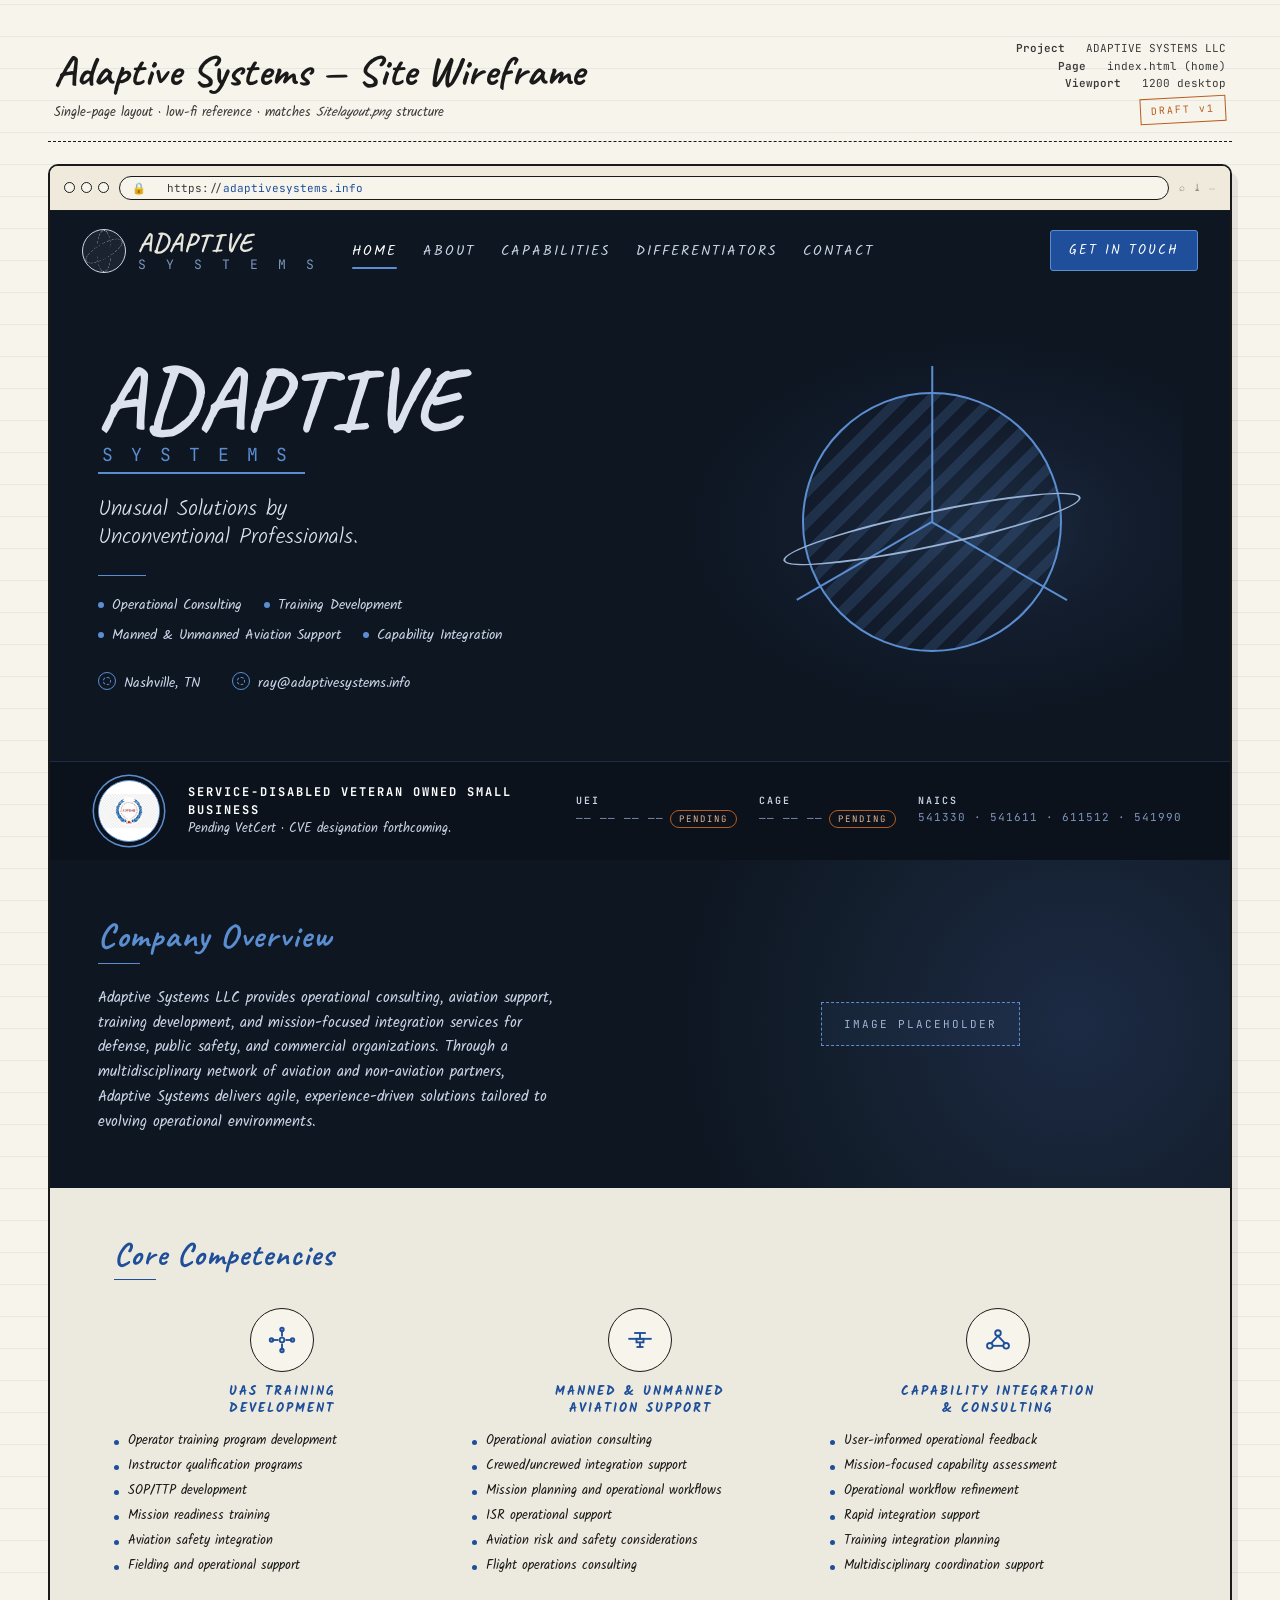
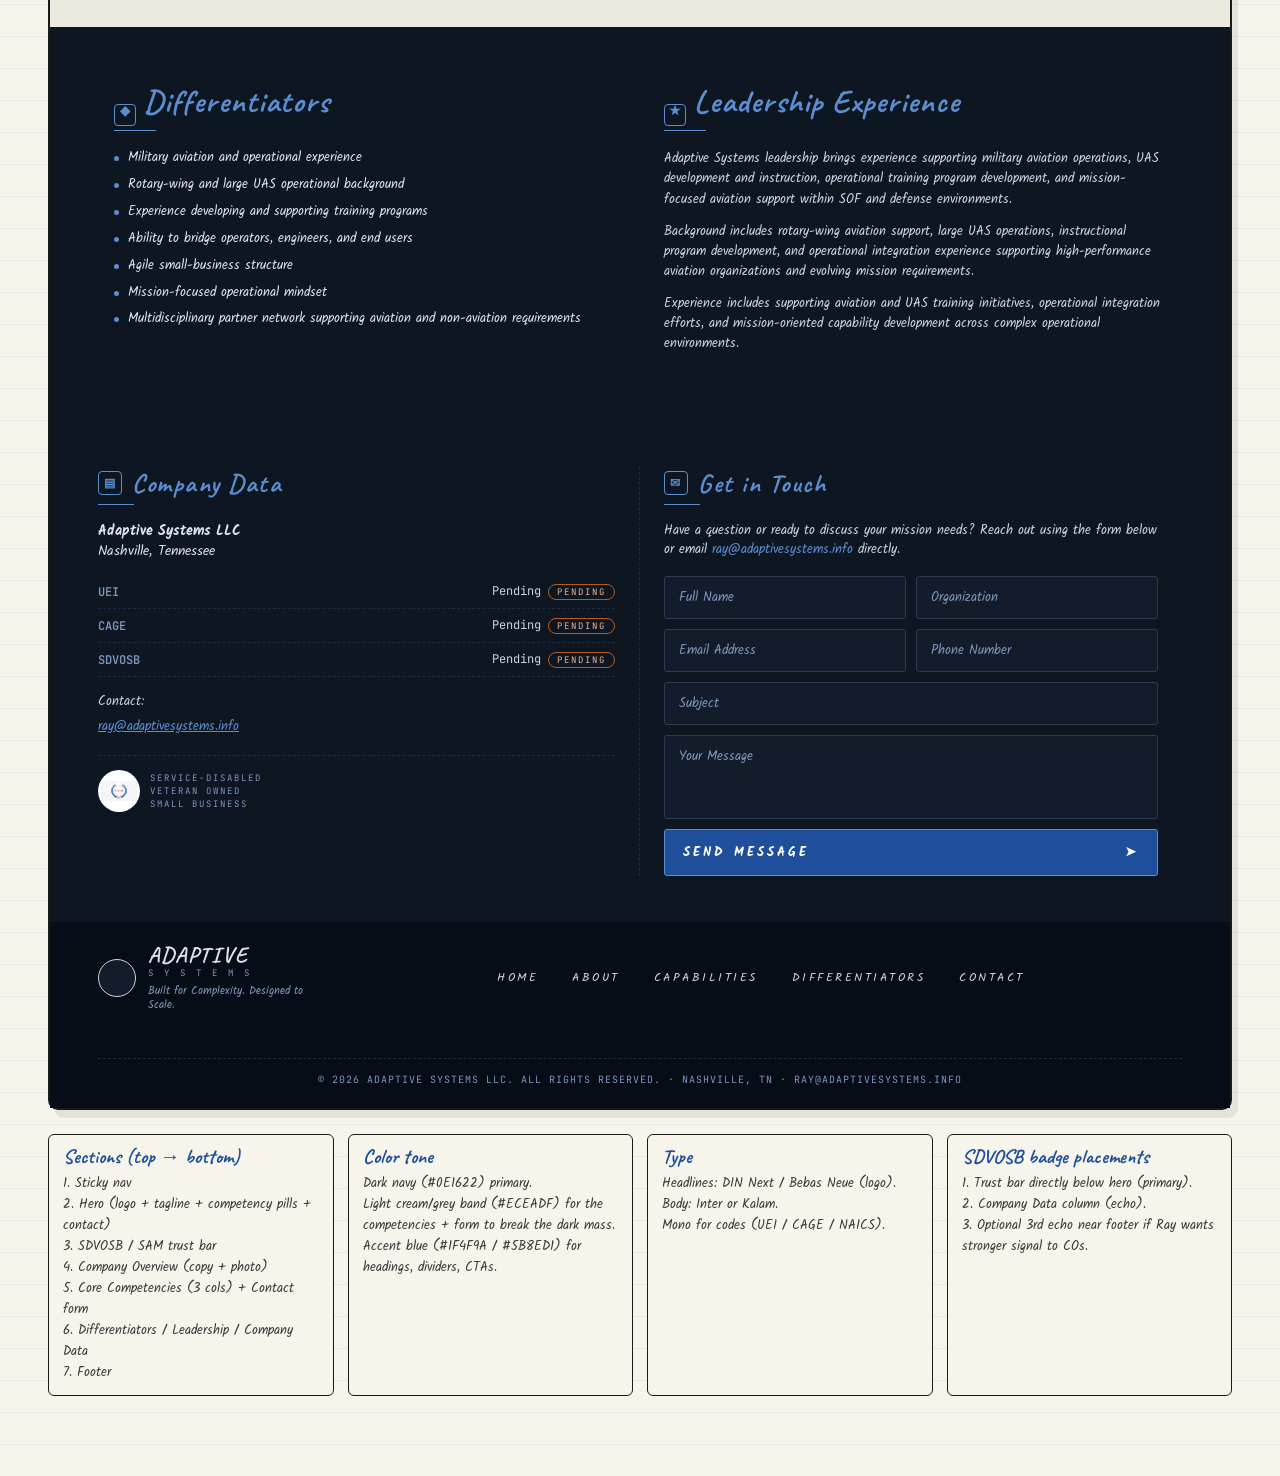
<file: Wireframe-print.html>
<!doctype html>
<html lang="en">
<head>
<meta charset="utf-8" />
<title>Adaptive Systems — Wireframe</title>
<meta name="viewport" content="width=1280" />
<link rel="preconnect" href="https://fonts.googleapis.com" />
<link rel="preconnect" href="https://fonts.gstatic.com" crossorigin />
<link href="https://fonts.googleapis.com/css2?family=Caveat:wght@500;700&family=Kalam:wght@300;400;700&family=Architects+Daughter&family=JetBrains+Mono:wght@400;600&display=swap" rel="stylesheet" />
<style>
  :root{
    --ink:#1a1a1a;
    --ink-soft:#3a3a3a;
    --line:#1a1a1a;
    --paper:#f7f4ec;
    --paper-2:#efeadb;
    --grid:#e3ddc9;
    --accent:#1f4f9a;       /* navy-ish wireframe accent */
    --accent-soft:#dbe6f5;
    --warn:#b85c1c;
    --muted:#8a857a;
  }
  *{box-sizing:border-box}
  html,body{margin:0;padding:0}
  body{
    background:
      repeating-linear-gradient(0deg, transparent 0 31px, rgba(36,55,95,.07) 31px 32px),
      var(--paper);
    color:var(--ink);
    font-family:"Kalam","Architects Daughter",sans-serif;
    font-weight:400;
    -webkit-font-smoothing:antialiased;
  }

  /* ---------- frame ---------- */
  .page{
    max-width:1240px;
    margin:32px auto 80px;
    padding:0 28px;
  }
  .doc-head{
    display:flex; align-items:flex-end; justify-content:space-between;
    gap:24px; padding:8px 6px 18px;
    border-bottom:1.5px dashed var(--ink);
    margin-bottom:22px;
  }
  .doc-head h1{
    font-family:"Caveat",cursive;
    font-weight:700;
    font-size:42px;
    margin:0;
    letter-spacing:.5px;
  }
  .doc-head .meta{
    font-family:"JetBrains Mono",monospace;
    font-size:11px;
    color:var(--ink-soft);
    text-align:right;
    line-height:1.6;
  }
  .doc-head .meta b{font-weight:600}
  .doc-head .stamp{
    display:inline-block;
    border:1.5px solid var(--warn);
    color:var(--warn);
    padding:4px 10px;
    transform:rotate(-3deg);
    font-family:"JetBrains Mono",monospace;
    font-size:10px;
    letter-spacing:2px;
    margin-top:4px;
  }

  /* ---------- browser chrome ---------- */
  .browser{
    border:2px solid var(--ink);
    border-radius:10px;
    background:var(--paper);
    box-shadow: 6px 8px 0 rgba(20,20,20,.08);
  }
  .browser__bar{ border-top-left-radius:8px; border-top-right-radius:8px }
  .canvas{ border-bottom-left-radius:8px; border-bottom-right-radius:8px; position:relative }
  .browser__bar{
    display:flex; align-items:center; gap:10px;
    padding:10px 14px;
    border-bottom:1.5px solid var(--ink);
    background:var(--paper-2);
  }
  .browser__dots{display:flex; gap:6px}
  .browser__dots span{
    width:11px; height:11px; border-radius:50%;
    border:1.2px solid var(--ink); background:var(--paper);
  }
  .browser__url{
    flex:1; border:1.2px solid var(--ink); border-radius:14px;
    background:var(--paper);
    padding:4px 12px;
    font-family:"JetBrains Mono",monospace; font-size:11px;
    color:var(--ink-soft);
  }
  .browser__url span{color:var(--accent)}
  .browser__tools{
    font-family:"JetBrains Mono",monospace; font-size:10px;
    color:var(--muted);
    letter-spacing:1px;
  }

  /* ---------- canvas ---------- */
  .canvas{position:relative}

  /* ---------- generic wireframe primitives ---------- */
  .box{
    border:1.5px solid var(--ink);
    background:var(--paper);
    position:relative;
  }
  .box--dashed{ border-style:dashed }
  .box--filled{ background:var(--paper-2) }
  .box--dark{ background:#1a232f; color:#e9e6db; border-color:#1a232f }
  .box--dark .label{ color:#e9e6db }

  /* image placeholder w/ slash */
  .ph{
    position:relative;
    border:1.5px solid var(--ink);
    background:
      linear-gradient(to top right, transparent calc(50% - 1px), var(--ink) 50%, transparent calc(50% + 1px)),
      linear-gradient(to top left,  transparent calc(50% - 1px), var(--ink) 50%, transparent calc(50% + 1px)),
      var(--paper);
    display:flex; align-items:center; justify-content:center;
    text-align:center;
    color:var(--ink);
  }
  .ph__tag{
    background:var(--paper);
    border:1.2px solid var(--ink);
    padding:3px 10px;
    font-family:"JetBrains Mono",monospace;
    font-size:11px;
    text-transform:uppercase;
    letter-spacing:1.5px;
    z-index:1;
    max-width:80%;
  }

  /* hand-drawn underline */
  .scribble{
    display:inline-block;
    background-image:url("data:image/svg+xml;utf8,<svg xmlns='http://www.w3.org/2000/svg' viewBox='0 0 120 8'><path d='M2 5 C 20 1, 40 8, 60 4 S 100 2, 118 5' stroke='%231f4f9a' stroke-width='2' fill='none' stroke-linecap='round'/></svg>");
    background-repeat:no-repeat;
    background-position:left bottom;
    background-size:100% 6px;
    padding-bottom:8px;
  }

  /* squiggly text bars (lines of fake copy) */
  .lines{display:flex; flex-direction:column; gap:8px; width:100%}
  .lines i{
    display:block; height:8px; border-radius:4px;
    background:var(--paper-2);
    border:1px solid #d7d0bb;
  }
  .lines i:nth-child(2){width:96%}
  .lines i:nth-child(3){width:88%}
  .lines i:nth-child(4){width:92%}
  .lines i:nth-child(5){width:70%}
  .lines--tight i{height:6px}

  /* annotation callout */
  .note{
    position:absolute;
    font-family:"Caveat",cursive;
    color:var(--accent);
    font-size:18px;
    line-height:1.15;
    max-width:200px;
    pointer-events:none;
    z-index:5;
  }
  .note::before{
    content:"";
    position:absolute;
    width:14px; height:14px;
    border:2px solid var(--accent);
    border-radius:50%;
  }
  .note--bullet::before{
    background:var(--accent);
  }
  .note .arrow{display:block; height:1px}

  /* arrow lines drawn via SVG overlay class */
  .arrow-svg{
    position:absolute; pointer-events:none; overflow:visible; z-index:4;
  }
  .arrow-svg path{ fill:none; stroke:var(--accent); stroke-width:1.6; stroke-linecap:round; }
  .arrow-svg .head{ fill:var(--accent); stroke:none }

  /* ===== HEADER (nav) ===== */
  .nav{ position:relative;
    display:flex; align-items:center; gap:32px;
    padding:18px 32px;
    background:#0e1622; color:#e9e6db;
    border-bottom:1.5px solid #0e1622;
  }
  .nav .logo{
    display:flex; align-items:center; gap:12px;
  }
  .nav .logo .mark{
    width:44px; height:44px; border:1.5px solid #c9d4e6; border-radius:50%;
    position:relative; background:#1a232f;
  }
  .nav .logo .mark::before,
  .nav .logo .mark::after{
    content:""; position:absolute; inset:0; border:1.5px dashed #c9d4e6; border-radius:50%;
    transform:scaleX(.35);
  }
  .nav .logo .mark::after{ transform:rotate(60deg) scaleX(.35) }
  .nav .logo .name{
    font-family:"Caveat",cursive; font-weight:700; font-size:26px; line-height:1;
    color:#e9e6db; letter-spacing:1.5px;
  }
  .nav .logo .name small{
    display:block; font-size:13px; letter-spacing:6px; color:#7d96bd;
    font-family:"JetBrains Mono",monospace; font-weight:400;
    margin-top:2px;
  }
  .nav ul{
    display:flex; gap:26px; margin:0; padding:0; list-style:none;
    font-family:"Kalam",sans-serif; font-size:14px; letter-spacing:2px;
    color:#c9d4e6;
  }
  .nav ul li{position:relative}
  .nav ul li.active{color:#fff}
  .nav ul li.active::after{
    content:""; position:absolute; left:0; right:0; bottom:-7px; height:2px;
    background:#5b8ed1; border-radius:2px;
  }
  .nav .cta{
    margin-left:auto;
    border:1.5px solid #5b8ed1;
    background:#1f4f9a; color:#fff;
    padding:9px 18px; border-radius:3px;
    font-family:"Kalam",sans-serif; font-size:13px; letter-spacing:2px;
  }

  /* ===== HERO ===== */
  .hero{
    background:#0e1622; color:#e9e6db;
    padding:46px 48px 42px;
    position:relative;
    overflow:visible;
    border-bottom:1.5px solid #0e1622;
  }
  .hero__inner{
    display:grid; grid-template-columns: 1.1fr 1fr; gap:36px; align-items:center;
  }
  .hero h2{
    font-family:"Caveat",cursive; font-weight:700;
    font-size:88px; line-height:.85; margin:0 0 6px;
    letter-spacing:2px;
    color:#dde3ee;
  }
  .hero .subscript{
    font-family:"JetBrains Mono",monospace; font-size:18px; letter-spacing:18px;
    color:#5b8ed1; margin:0 0 22px; padding-left:4px;
    border-bottom:2px solid #5b8ed1; display:inline-block; padding-bottom:6px;
  }
  .hero .tagline{
    font-family:"Kalam",sans-serif; font-weight:300; font-size:22px;
    color:#dde3ee; line-height:1.3; max-width:440px; margin:0 0 22px;
  }
  .hero hr{
    border:0; border-top:1.5px solid #5b8ed1; width:48px; margin:0 0 18px;
  }
  .hero .pills{
    display:flex; flex-wrap:wrap; gap:8px 22px;
    font-family:"Kalam",sans-serif; font-size:14px; color:#c9d4e6;
    margin:0 0 26px;
    align-items:center;
  }
  .hero .pills span{display:inline-flex; align-items:center; gap:8px}
  .hero .pills b{width:6px; height:6px; background:#5b8ed1; border-radius:50%; display:inline-block}
  .hero .meta{
    display:flex; gap:32px; font-family:"Kalam",sans-serif; font-size:14px;
    color:#c9d4e6;
  }
  .hero .meta i{
    width:18px; height:18px; border:1.5px solid #5b8ed1; border-radius:50%;
    display:inline-block; margin-right:8px; vertical-align:-3px;
    position:relative;
  }
  .hero .meta i::after{
    content:""; position:absolute; inset:4px; border:1.2px dashed #5b8ed1; border-radius:50%;
  }
  .hero__art{
    position:relative; min-height:380px;
    background:
      radial-gradient(ellipse at 60% 50%, rgba(91,142,209,.18) 0%, rgba(28,42,68,.35) 35%, transparent 70%);
    display:flex; align-items:center; justify-content:center;
    color:#7d96bd;
    text-align:center;
    padding:18px;
    border:0;
  }
  .hero__art .lead{
    font-family:"Caveat",cursive; font-size:30px; color:#c9d4e6; margin-bottom:8px;
    line-height:1;
  }
  .hero__art .copy{
    font-family:"JetBrains Mono",monospace; font-size:11px;
    letter-spacing:2px; line-height:1.7; color:#7d96bd;
  }
  /* sphere placeholder */
  .sphere{
    position:relative; width:260px; height:260px; margin:0 auto 12px;
  }
  .sphere::before{
    content:""; position:absolute; inset:0; border:2px solid #5b8ed1; border-radius:50%;
    background:
      repeating-linear-gradient(135deg, rgba(91,142,209,.18) 0 10px, transparent 10px 22px);
  }
  .sphere::after{
    content:""; position:absolute; left:-22px; right:-22px; top:46%; height:32px;
    border:2px solid #98b3d6; border-radius:50%;
    transform:rotate(-12deg);
    background:transparent;
  }
  .sphere .seg{
    position:absolute; left:50%; top:50%;
    width:60%; height:1.5px; background:#5b8ed1; transform-origin:left center;
    transform:translate(0,-50%) rotate(-90deg);
  }
  .sphere .seg.b{ transform:translate(0,-50%) rotate(30deg) }
  .sphere .seg.c{ transform:translate(0,-50%) rotate(150deg) }

  /* trust bar with SDVOSB */
  .trust{ position:relative;
    background:#0b121c; border-top:1.5px solid #1f2c3f;
    color:#c9d4e6;
    display:flex; align-items:center; gap:28px;
    padding:18px 48px;
    flex-wrap:wrap;
  }
  .trust__sdvosb{
    width:62px; height:62px; flex:0 0 auto;
    background:#fff; border-radius:50%;
    display:flex; align-items:center; justify-content:center;
    border:1.5px solid #5b8ed1;
    box-shadow:0 0 0 4px #0b121c, 0 0 0 5.5px #5b8ed1;
    overflow:hidden;
  }
  .trust__sdvosb img{ width:100%; height:100%; object-fit:contain }
  .trust__copy{ font-family:"Kalam",sans-serif; font-size:13px; line-height:1.4; max-width:360px }
  .trust__copy b{ color:#fff; letter-spacing:2px; font-family:"JetBrains Mono",monospace; font-size:12px; }
  .trust__codes{
    display:flex; gap:22px; margin-left:auto; font-family:"JetBrains Mono",monospace;
    font-size:11px; letter-spacing:1px; color:#7d96bd;
  }
  .trust__codes span b{color:#c9d4e6; font-weight:600; display:block; font-size:10px; letter-spacing:2px; margin-bottom:3px}
  .trust__pill{
    display:inline-block; padding:2px 8px; border:1px solid #b85c1c; color:#e9b48f;
    border-radius:12px; font-size:9px; letter-spacing:2px; margin-left:6px;
  }

  /* ===== OVERVIEW BAND ===== */
  .overview{
    background:#0e1622; color:#e9e6db;
    display:grid; grid-template-columns: 1fr 1.1fr;
    align-items:stretch;
    position:relative;
  }
  .overview__copy{ padding:54px 48px }
  .overview__copy h3{
    font-family:"Caveat",cursive; font-size:34px; color:#5b8ed1;
    margin:0 0 6px; letter-spacing:1.5px;
  }
  .overview__copy hr{
    border:0; border-top:1.5px solid #5b8ed1; width:42px; margin:0 0 22px;
  }
  .overview__copy p{
    font-family:"Kalam",sans-serif; font-size:15px; line-height:1.65;
    color:#c9d4e6; max-width:460px; margin:0;
  }
  .overview__art{
    position:relative;
    background:
      radial-gradient(circle at 75% 50%, #1c2a44 0%, #14202f 45%, #0e1622 80%);
    min-height:300px;
    display:flex; align-items:center; justify-content:center;
    border:0;
  }
  .overview__art::before,
  .overview__art::after{ content:none }
  .overview__art .ph__tag{ background:#0e1622; color:#dde3ee; border-color:#5b8ed1; }

  /* ===== COMPETENCIES + CONTACT ===== */
  .body{
    background:#eceadf;
    position:relative;
  }
  .competencies{ padding:46px 64px }
  .competencies h3{
    font-family:"Caveat",cursive; font-size:32px; color:var(--accent);
    margin:0 0 4px; letter-spacing:1px;
  }
  .competencies hr{ border:0; border-top:1.5px solid var(--accent); width:42px; margin:0 0 28px }

  .comp-grid{
    display:grid; grid-template-columns:repeat(3,1fr); gap:22px;
  }
  .comp{
    text-align:left;
  }
  .comp__icon{
    width:64px; height:64px; margin:0 auto 12px;
    border:1.5px solid var(--ink);
    border-radius:50%;
    background:var(--paper);
    display:flex; align-items:center; justify-content:center;
    position:relative;
  }
  .comp__icon svg{ width:28px; height:28px }
  .comp__title{
    text-align:center;
    font-family:"Kalam",sans-serif; font-weight:700; font-size:13px;
    color:var(--accent); letter-spacing:2px; line-height:1.25; min-height:34px;
    margin-bottom:14px;
  }
  .comp ul{
    list-style:none; padding:0; margin:0;
    font-family:"Kalam",sans-serif; font-size:13px; line-height:1.45;
    color:var(--ink);
  }
  .comp li{
    position:relative; padding-left:14px; margin-bottom:6px;
  }
  .comp li::before{
    content:""; position:absolute; left:0; top:8px;
    width:5px; height:5px; background:var(--accent); border-radius:50%;
  }
  .comp-divider{
    width:1.5px; background:repeating-linear-gradient(0deg,#bdb8a8 0 4px,transparent 4px 8px);
  }

  .contact{
    background:#0e1622; color:#e9e6db;
    padding:54px 64px;
    position:relative;
  }
  .contact__inner{
    display:grid; grid-template-columns: 1fr 1fr; gap:48px;
    max-width:1100px; margin:0 auto;
  }
  .contact__row{ display:grid; grid-template-columns:1fr 1fr; gap:10px }
  .contact h3{
    font-family:"Caveat",cursive; font-size:32px; color:#5b8ed1;
    margin:0 0 4px; letter-spacing:1px;
  }
  .contact hr{ border:0; border-top:1.5px solid #5b8ed1; width:42px; margin:0 0 18px }
  .contact p{
    font-family:"Kalam",sans-serif; font-size:13px; line-height:1.5;
    color:#c9d4e6; margin:0 0 18px;
  }
  .field{
    border:1.5px solid #2c3a52; border-radius:3px;
    background:#131c2a;
    padding:10px 14px;
    color:#7d96bd;
    font-family:"Kalam",sans-serif; font-size:13px;
    margin-bottom:10px;
  }
  .field--ta{ height:84px }
  .send{
    background:#1f4f9a; color:#fff;
    padding:12px 18px; text-align:left;
    font-family:"Kalam",sans-serif; font-weight:700; letter-spacing:3px; font-size:13px;
    display:flex; justify-content:space-between; align-items:center;
    border:1.5px solid #5b8ed1; border-radius:3px;
    margin-top:6px;
  }

  /* ===== LOWER 3-COL ===== */
  .lower{
    background:#0e1622; color:#e9e6db;
    display:grid; grid-template-columns:repeat(2,1fr);
    gap:0;
    padding:46px 48px;
  }
  .lower__col{ padding:0 24px; border-right:1.5px dashed #1f2c3f; }
  .lower__col:last-child{ border-right:0 }
  .lower__col:first-child{ padding-left:0 }
  .lower__col h4{
    font-family:"Caveat",cursive; font-size:26px; color:#5b8ed1;
    margin:0 0 4px; letter-spacing:1.5px;
    display:flex; align-items:center; gap:10px;
  }
  .lower__col h4 .ico{
    width:24px; height:24px; border:1.5px solid #5b8ed1; border-radius:4px;
    display:inline-flex; align-items:center; justify-content:center;
    font-size:12px; color:#5b8ed1;
  }
  .lower__col hr{ border:0; border-top:1.5px solid #5b8ed1; width:36px; margin:0 0 16px }

  .diff-list{
    list-style:none; padding:0; margin:0;
    font-family:"Kalam",sans-serif; font-size:13px; line-height:1.45;
    color:#dde3ee;
  }
  .diff-list li{ position:relative; padding-left:14px; margin-bottom:8px }
  .diff-list li::before{ content:""; position:absolute; left:0; top:7px; width:5px; height:5px; border-radius:50%; background:#5b8ed1 }

  .lead-copy p{
    font-family:"Kalam",sans-serif; font-size:13px; line-height:1.55;
    color:#c9d4e6; margin:0 0 12px;
  }
  .data-row{
    display:flex; justify-content:space-between; align-items:center;
    font-family:"JetBrains Mono",monospace; font-size:12px;
    color:#c9d4e6; padding:8px 0; border-bottom:1px dashed #1f2c3f;
  }
  .data-row b{ color:#7d96bd; font-weight:600 }
  .data-pill{
    display:inline-block; border:1px solid #b85c1c; color:#e9b48f;
    padding:1px 8px; border-radius:10px; font-size:9px; letter-spacing:2px;
  }
  .lower .contact-line{
    margin-top:14px; font-family:"Kalam",sans-serif; font-size:13px;
  }
  .lower .contact-line a{ color:#5b8ed1; text-decoration:underline }

  /* ===== FOOTER ===== */
  .foot{
    background:#070d16; color:#dde3ee;
    display:flex; align-items:center; gap:32px;
    padding:22px 48px;
    flex-wrap:wrap;
  }
  .foot .logo{ display:flex; align-items:center; gap:12px }
  .foot .logo .mark{
    width:38px; height:38px; border:1.2px solid #c9d4e6; border-radius:50%;
    background:#131c2a;
  }
  .foot .logo .stack{ font-family:"Caveat",cursive; line-height:1; }
  .foot .logo .stack b{ font-size:22px; letter-spacing:1.5px; color:#dde3ee }
  .foot .logo .stack small{ display:block; font-family:"JetBrains Mono",monospace; font-size:9px; letter-spacing:3px; color:#7d96bd; margin-top:3px }
  .foot .tag{ font-family:"Kalam",sans-serif; font-size:11px; color:#7d96bd; max-width:160px; line-height:1.3 }
  .foot ul{ list-style:none; padding:0; margin:0 auto; display:flex; gap:34px; font-family:"Kalam",sans-serif; font-size:12px; letter-spacing:2.5px; color:#c9d4e6 }
  .foot .copy{ font-family:"JetBrains Mono",monospace; font-size:10px; color:#7d96bd; width:100%; text-align:center; margin-top:14px; border-top:1px dashed #1f2c3f; padding-top:14px; letter-spacing:1px }

  /* ---------- legend / sidebar notes ---------- */
  .legend{
    margin-top:24px;
    display:grid; grid-template-columns:repeat(4,1fr); gap:14px;
    font-family:"Kalam",sans-serif; font-size:13px;
  }
  .legend .card{
    border:1.5px solid var(--ink); border-radius:6px; padding:12px 14px;
    background:var(--paper);
  }
  .legend .card b{
    font-family:"Caveat",cursive; font-size:20px; color:var(--accent);
    display:block; margin-bottom:6px; line-height:1;
  }
  .legend .card span{ color:var(--ink-soft) }

  /* ---------- annotations layer ---------- */
  /* positioned relative to .canvas */


  @media print {
    @page { size: A3 landscape; margin: 0.5cm; }
    html, body { background: var(--paper) !important; -webkit-print-color-adjust: exact; print-color-adjust: exact; }
    body { background-image: none !important; }
    .page { margin: 0 auto !important; padding: 0 !important; max-width: none !important; }
    .browser { box-shadow: none !important; border: 1.5px solid var(--ink) !important; }
    .doc-head { break-inside: avoid; }
    .browser, .canvas { break-inside: avoid; }
    .legend { break-before: page; }
    .legend .card { break-inside: avoid; }
    * { -webkit-print-color-adjust: exact !important; print-color-adjust: exact !important; }
  }

</style>
</head>
<body>

<div class="page">

  <!-- doc header -->
  <div class="doc-head">
    <div>
      <h1>Adaptive Systems — Site Wireframe</h1>
      <div style="font-family:'Kalam',sans-serif; font-size:13px; color:var(--ink-soft); margin-top:4px;">
        Single-page layout · low-fi reference · matches <i>Sitelayout.png</i> structure
      </div>
    </div>
    <div class="meta">
      <div><b>Project</b> &nbsp; ADAPTIVE SYSTEMS LLC</div>
      <div><b>Page</b> &nbsp; index.html (home)</div>
      <div><b>Viewport</b> &nbsp; 1200 desktop</div>
      <div class="stamp">DRAFT v1</div>
    </div>
  </div>

  <!-- browser frame -->
  <div class="browser">
    <div class="browser__bar">
      <div class="browser__dots"><span></span><span></span><span></span></div>
      <div class="browser__url">🔒 &nbsp; https://<span>adaptivesystems.info</span></div>
      <div class="browser__tools">⌕  ⤓  ⋯</div>
    </div>

    <div class="canvas">

      <!-- annotations overlay (top-right of nav) -->


      <!-- ========== NAV ========== -->
      <div class="nav">
        <div class="logo">
          <div class="mark"></div>
          <div class="name">ADAPTIVE<small>S Y S T E M S</small></div>
        </div>
        <ul>
          <li class="active">HOME</li>
          <li>ABOUT</li>
          <li>CAPABILITIES</li>
          <li>DIFFERENTIATORS</li>
          <li>CONTACT</li>
        </ul>
        <button class="cta">GET IN TOUCH</button>
      </div>

      <!-- ========== HERO ========== -->
      <div class="hero">

        <div class="hero__inner">
          <div>
            <h2>ADAPTIVE</h2>
            <div class="subscript">SYSTEMS</div>
            <p class="tagline">Unusual Solutions by<br/>Unconventional Professionals.</p>
            <hr/>
            <div class="pills">
              <span><b></b>Operational Consulting</span>
              <span><b></b>Training Development</span>
              <span><b></b>Manned &amp; Unmanned Aviation Support</span>
              <span><b></b>Capability Integration</span>
            </div>
            <div class="meta">
              <span><i></i>Nashville, TN</span>
              <span><i></i>ray@adaptivesystems.info</span>
            </div>
          </div>

          <div class="hero__art">
            <div class="sphere">
              <span class="seg"></span><span class="seg b"></span><span class="seg c"></span>
            </div>
          </div>
        </div>

      </div>

      <!-- ========== TRUST BAR (with SDVOSB) ========== -->
      <div class="trust">
        <div class="trust__sdvosb">
          <img src="assets/sdvosb-real.png" alt="SDVOSB badge" />
        </div>
        <div class="trust__copy">
          <b>SERVICE-DISABLED VETERAN OWNED SMALL BUSINESS</b><br/>
          Pending VetCert · CVE designation forthcoming.
        </div>
        <div class="trust__codes">
          <span><b>UEI</b>—— —— —— ——<span class="trust__pill">PENDING</span></span>
          <span><b>CAGE</b>—— —— ——<span class="trust__pill">PENDING</span></span>
          <span><b>NAICS</b>541330 · 541611 · 611512 · 541990</span>
        </div>

      </div>

      <!-- ========== COMPANY OVERVIEW ========== -->
      <div class="overview">
        <div class="overview__copy">
          <h3>Company Overview</h3>
          <hr/>
          <p>Adaptive Systems LLC provides operational consulting, aviation support, training development, and mission-focused integration services for defense, public safety, and commercial organizations. Through a multidisciplinary network of aviation and non-aviation partners, Adaptive Systems delivers agile, experience-driven solutions tailored to evolving operational environments.</p>
        </div>
        <div class="overview__art">
          <div style="border:1.5px dashed #5b8ed1; padding:14px 22px; font-family:'JetBrains Mono',monospace; font-size:11px; letter-spacing:2px; color:#9fb4d4; background:rgba(91,142,209,.06);">IMAGE PLACEHOLDER</div>
        </div>

      </div>

      <!-- ========== CORE COMPETENCIES + CONTACT ========== -->
      <div class="body">
        <div class="competencies">
          <h3>Core Competencies</h3>
          <hr/>

          <div class="comp-grid">

            <!-- col 1 -->
            <div class="comp">
              <div class="comp__icon">
                <svg viewBox="0 0 24 24" fill="none" stroke="#1f4f9a" stroke-width="1.6">
                  <circle cx="12" cy="12" r="2"/>
                  <line x1="12" y1="3" x2="12" y2="9"/><line x1="12" y1="15" x2="12" y2="21"/>
                  <line x1="3" y1="12" x2="9" y2="12"/><line x1="15" y1="12" x2="21" y2="12"/>
                  <circle cx="12" cy="3" r="1.5"/><circle cx="12" cy="21" r="1.5"/>
                  <circle cx="3" cy="12" r="1.5"/><circle cx="21" cy="12" r="1.5"/>
                </svg>
              </div>
              <div class="comp__title">UAS TRAINING<br/>DEVELOPMENT</div>
              <ul>
                <li>Operator training program development</li>
                <li>Instructor qualification programs</li>
                <li>SOP/TTP development</li>
                <li>Mission readiness training</li>
                <li>Aviation safety integration</li>
                <li>Fielding and operational support</li>
              </ul>
            </div>

            <!-- col 2 -->
            <div class="comp">
              <div class="comp__icon">
                <svg viewBox="0 0 24 24" fill="none" stroke="#1f4f9a" stroke-width="1.6">
                  <line x1="2" y1="11" x2="22" y2="11"/>
                  <rect x="9" y="11" width="6" height="3"/>
                  <line x1="12" y1="6" x2="12" y2="11"/>
                  <line x1="7" y1="6" x2="17" y2="6"/>
                  <line x1="12" y1="14" x2="12" y2="18"/>
                  <line x1="9" y1="18" x2="15" y2="18"/>
                </svg>
              </div>
              <div class="comp__title">MANNED &amp; UNMANNED<br/>AVIATION SUPPORT</div>
              <ul>
                <li>Operational aviation consulting</li>
                <li>Crewed/uncrewed integration support</li>
                <li>Mission planning and operational workflows</li>
                <li>ISR operational support</li>
                <li>Aviation risk and safety considerations</li>
                <li>Flight operations consulting</li>
              </ul>
            </div>

            <!-- col 3 -->
            <div class="comp">
              <div class="comp__icon">
                <svg viewBox="0 0 24 24" fill="none" stroke="#1f4f9a" stroke-width="1.6">
                  <circle cx="12" cy="6" r="2.4"/>
                  <circle cx="5"  cy="17" r="2.4"/>
                  <circle cx="19" cy="17" r="2.4"/>
                  <line x1="12" y1="8.4" x2="6" y2="14.8"/>
                  <line x1="12" y1="8.4" x2="18" y2="14.8"/>
                  <line x1="7.4" y1="17" x2="16.6" y2="17"/>
                </svg>
              </div>
              <div class="comp__title">CAPABILITY INTEGRATION<br/>&amp; CONSULTING</div>
              <ul>
                <li>User-informed operational feedback</li>
                <li>Mission-focused capability assessment</li>
                <li>Operational workflow refinement</li>
                <li>Rapid integration support</li>
                <li>Training integration planning</li>
                <li>Multidisciplinary coordination support</li>
              </ul>
            </div>
          </div>
        </div>
      </div>

      <!-- ========== DIFFERENTIATORS + LEADERSHIP ========== -->
      <div class="contact" id="about">
        <div class="contact__inner">
          <div class="contact__intro">
            <h3><span style="display:inline-block; width:22px; height:22px; border:1.5px solid #5b8ed1; border-radius:4px; vertical-align:-3px; margin-right:8px; line-height:1; font-size:13px; text-align:center;">◆</span>Differentiators</h3>
            <hr/>
            <ul class="diff-list">
              <li>Military aviation and operational experience</li>
              <li>Rotary-wing and large UAS operational background</li>
              <li>Experience developing and supporting training programs</li>
              <li>Ability to bridge operators, engineers, and end users</li>
              <li>Agile small-business structure</li>
              <li>Mission-focused operational mindset</li>
              <li>Multidisciplinary partner network supporting aviation and non-aviation requirements</li>
            </ul>
          </div>
          <div class="contact__form">
            <h3><span style="display:inline-block; width:22px; height:22px; border:1.5px solid #5b8ed1; border-radius:4px; vertical-align:-3px; margin-right:8px; line-height:1; font-size:13px; text-align:center;">★</span>Leadership Experience</h3>
            <hr/>
            <div class="lead-copy">
              <p>Adaptive Systems leadership brings experience supporting military aviation operations, UAS development and instruction, operational training program development, and mission-focused aviation support within SOF and defense environments.</p>
              <p>Background includes rotary-wing aviation support, large UAS operations, instructional program development, and operational integration experience supporting high-performance aviation organizations and evolving mission requirements.</p>
              <p>Experience includes supporting aviation and UAS training initiatives, operational integration efforts, and mission-oriented capability development across complex operational environments.</p>
            </div>
          </div>
        </div>
      </div>

      <!-- ========== COMPANY DATA + GET IN TOUCH ========== -->
      <div class="lower" id="contact">

        <div class="lower__col">
          <h4><span class="ico">▤</span>Company Data</h4>
          <hr/>
          <div style="font-family:'Kalam',sans-serif; font-size:14px; color:#dde3ee; line-height:1.45; margin-bottom:14px;">
            <b style="display:block; font-weight:700;">Adaptive Systems LLC</b>
            Nashville, Tennessee
          </div>
          <div class="data-row"><b>UEI</b><span>Pending <span class="data-pill">PENDING</span></span></div>
          <div class="data-row"><b>CAGE</b><span>Pending <span class="data-pill">PENDING</span></span></div>
          <div class="data-row"><b>SDVOSB</b><span>Pending <span class="data-pill">PENDING</span></span></div>

          <div class="contact-line">
            <div style="font-family:'Kalam',sans-serif; color:#c9d4e6; margin-top:14px; margin-bottom:4px;">Contact:</div>
            <a href="mailto:ray@adaptivesystems.info">ray@adaptivesystems.info</a>
          </div>

          <!-- mini SDVOSB echo -->
          <div style="display:flex; align-items:center; gap:10px; margin-top:18px; padding-top:14px; border-top:1px dashed #1f2c3f;">
            <div style="width:42px; height:42px; background:#fff; border-radius:50%; padding:3px; display:flex; align-items:center; justify-content:center;">
              <img src="assets/sdvosb-real.png" alt="SDVOSB" style="width:100%; height:100%; object-fit:contain"/>
            </div>
            <div style="font-family:'JetBrains Mono',monospace; font-size:9px; letter-spacing:2px; color:#7d96bd; line-height:1.4;">
              SERVICE-DISABLED<br/>VETERAN OWNED<br/>SMALL BUSINESS
            </div>
          </div>
        </div>

        <div class="lower__col">
          <h4><span class="ico">✉</span>Get in Touch</h4>
          <hr/>
          <p style="font-family:'Kalam',sans-serif; font-size:13px; color:#c9d4e6; margin:0 0 16px; line-height:1.5;">Have a question or ready to discuss your mission needs? Reach out using the form below or email <span style="color:#5b8ed1;">ray@adaptivesystems.info</span> directly.</p>
          <div style="display:grid; grid-template-columns:1fr 1fr; gap:10px;">
            <div class="field">Full Name</div>
            <div class="field">Organization</div>
          </div>
          <div style="display:grid; grid-template-columns:1fr 1fr; gap:10px;">
            <div class="field">Email Address</div>
            <div class="field">Phone Number</div>
          </div>
          <div class="field">Subject</div>
          <div class="field field--ta">Your Message</div>
          <div class="send">SEND MESSAGE <span>➤</span></div>
        </div>
      </div>

      <!-- ========== FOOTER ========== -->
      <div class="foot">
        <div class="logo">
          <div class="mark"></div>
          <div class="stack">
            <b>ADAPTIVE</b>
            <small>S Y S T E M S</small>
            <div class="tag" style="margin-top:6px;">Built for Complexity. Designed to Scale.</div>
          </div>
        </div>
        <ul>
          <li>HOME</li>
          <li>ABOUT</li>
          <li>CAPABILITIES</li>
          <li>DIFFERENTIATORS</li>
          <li>CONTACT</li>
        </ul>
        <div class="copy">© 2026 ADAPTIVE SYSTEMS LLC.  ALL RIGHTS RESERVED.   ·   NASHVILLE, TN   ·   RAY@ADAPTIVESYSTEMS.INFO</div>
      </div>

    </div><!-- /canvas -->
  </div><!-- /browser -->

  <!-- ===== legend ===== -->
  <div class="legend">
    <div class="card">
      <b>Sections (top → bottom)</b>
      <span>1. Sticky nav<br/>2. Hero (logo + tagline + competency pills + contact)<br/>3. SDVOSB / SAM trust bar<br/>4. Company Overview (copy + photo)<br/>5. Core Competencies (3 cols) + Contact form<br/>6. Differentiators / Leadership / Company Data<br/>7. Footer</span>
    </div>
    <div class="card">
      <b>Color tone</b>
      <span>Dark navy (#0E1622) primary.<br/>Light cream/grey band (#ECEADF) for the competencies + form to break the dark mass.<br/>Accent blue (#1F4F9A / #5B8ED1) for headings, dividers, CTAs.</span>
    </div>
    <div class="card">
      <b>Type</b>
      <span>Headlines: DIN Next / Bebas Neue (logo).<br/>Body: Inter or Kalam.<br/>Mono for codes (UEI / CAGE / NAICS).</span>
    </div>
    <div class="card">
      <b>SDVOSB badge placements</b>
      <span>1. Trust bar directly below hero (primary).<br/>2. Company Data column (echo).<br/>3. Optional 3rd echo near footer if Ray wants stronger signal to COs.</span>
    </div>
  </div>

</div>


<script>
  (async function(){
    try { if (document.fonts && document.fonts.ready) { await document.fonts.ready; } } catch(e){}
    setTimeout(function(){ window.print(); }, 600);
  })();
</script>

</body>
</html>
</file>
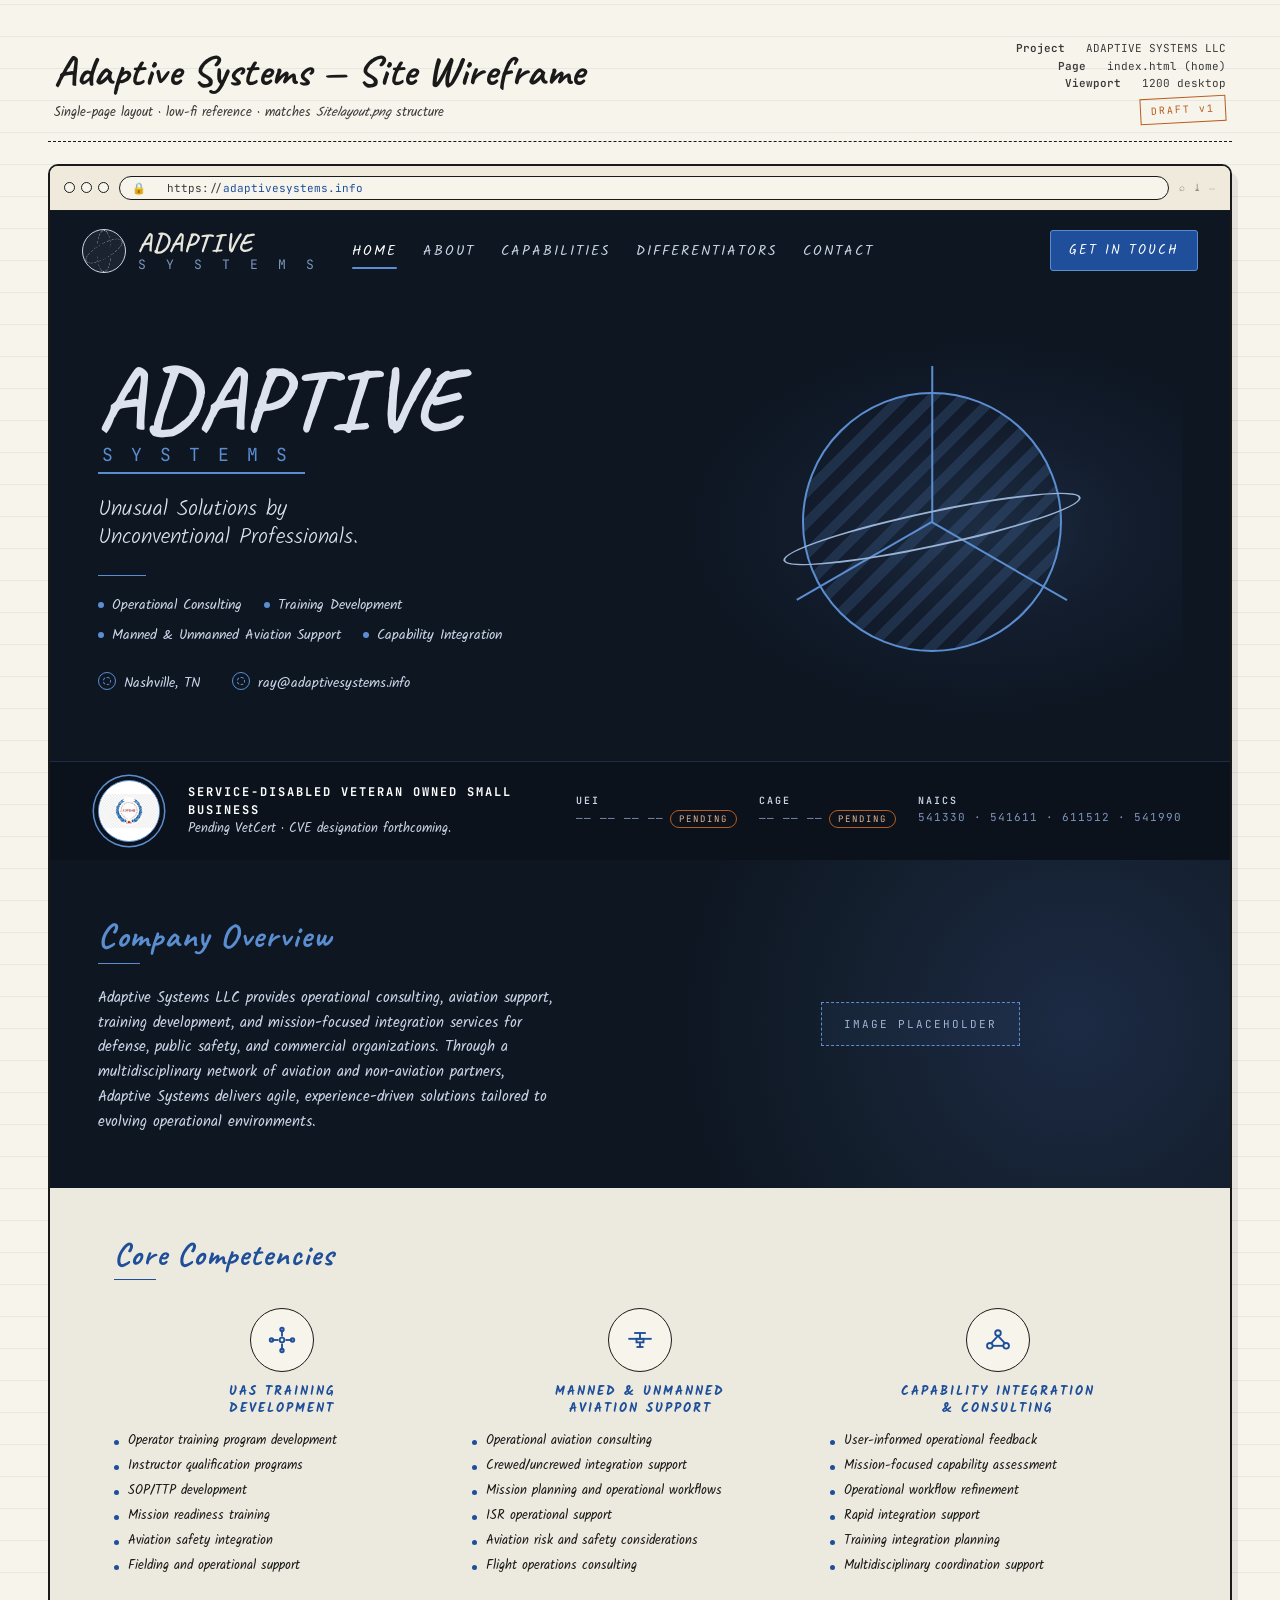
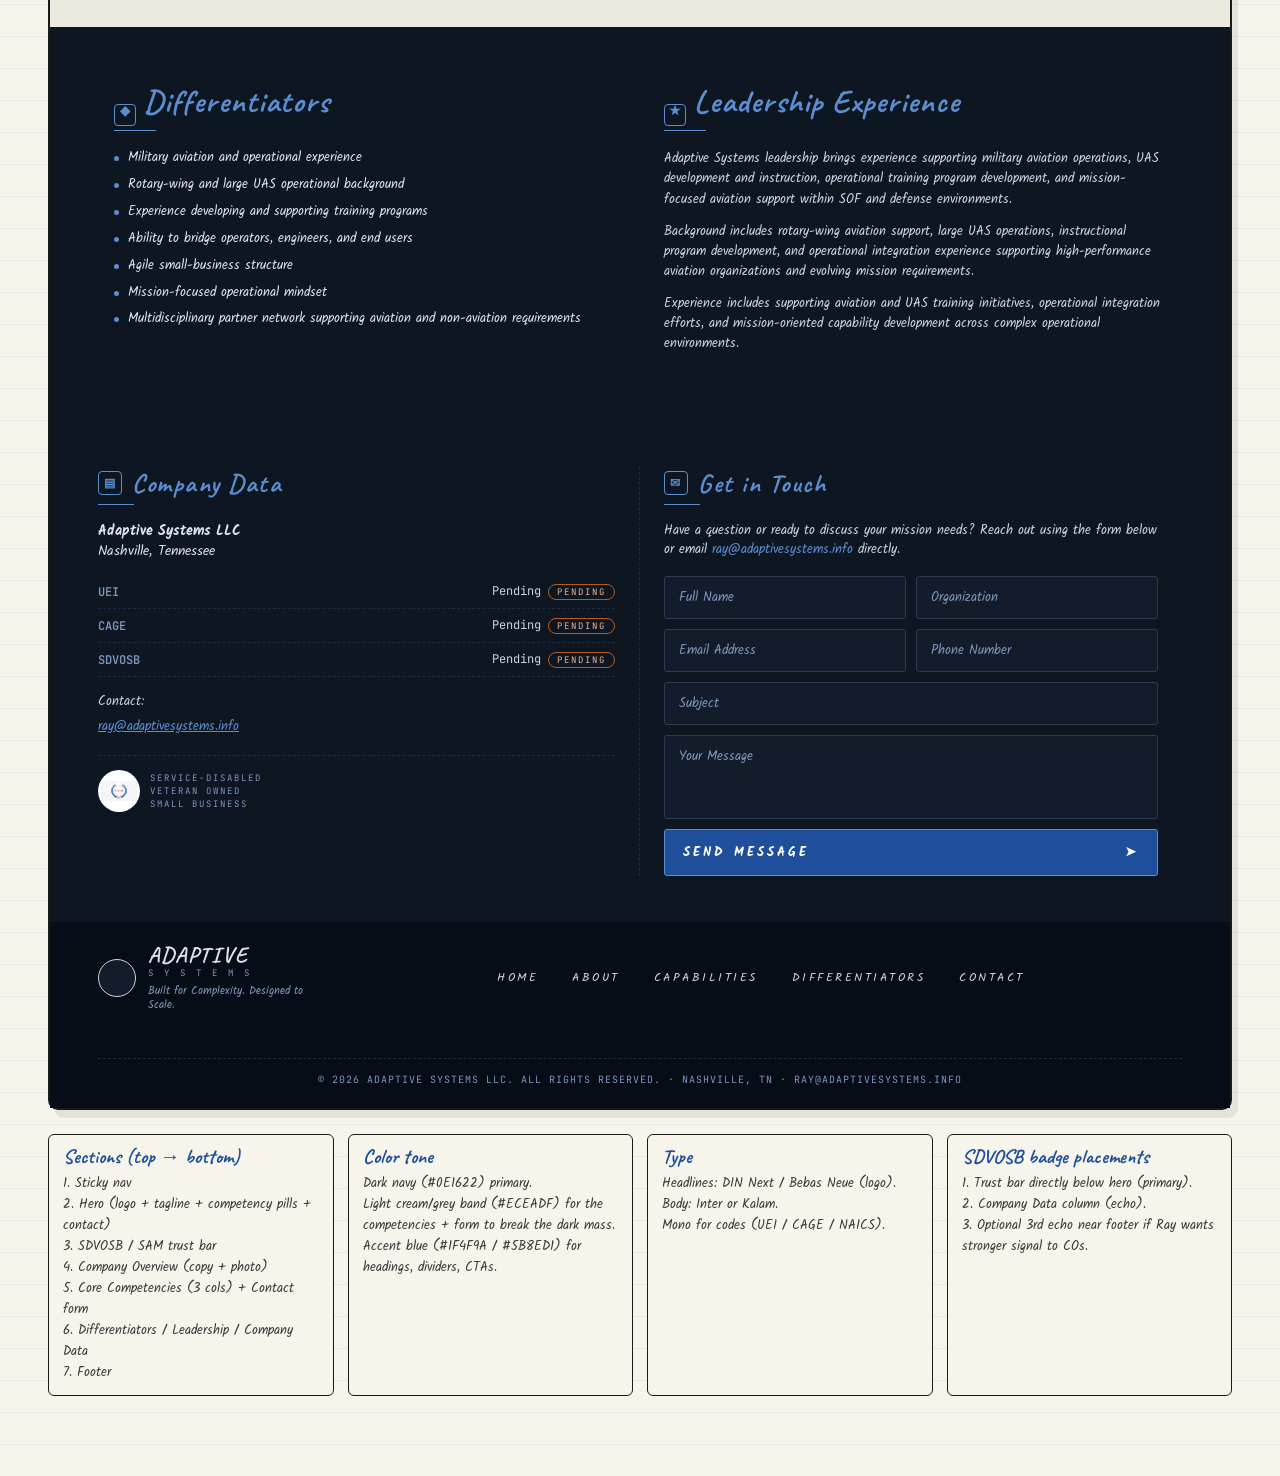
<file: Wireframe.html>
<!doctype html>
<html lang="en">
<head>
<meta charset="utf-8" />
<title>Adaptive Systems — Wireframe</title>
<meta name="viewport" content="width=1280" />
<link rel="preconnect" href="https://fonts.googleapis.com" />
<link rel="preconnect" href="https://fonts.gstatic.com" crossorigin />
<link href="https://fonts.googleapis.com/css2?family=Caveat:wght@500;700&family=Kalam:wght@300;400;700&family=Architects+Daughter&family=JetBrains+Mono:wght@400;600&display=swap" rel="stylesheet" />
<style>
  :root{
    --ink:#1a1a1a;
    --ink-soft:#3a3a3a;
    --line:#1a1a1a;
    --paper:#f7f4ec;
    --paper-2:#efeadb;
    --grid:#e3ddc9;
    --accent:#1f4f9a;       /* navy-ish wireframe accent */
    --accent-soft:#dbe6f5;
    --warn:#b85c1c;
    --muted:#8a857a;
  }
  *{box-sizing:border-box}
  html,body{margin:0;padding:0}
  body{
    background:
      repeating-linear-gradient(0deg, transparent 0 31px, rgba(36,55,95,.07) 31px 32px),
      var(--paper);
    color:var(--ink);
    font-family:"Kalam","Architects Daughter",sans-serif;
    font-weight:400;
    -webkit-font-smoothing:antialiased;
  }

  /* ---------- frame ---------- */
  .page{
    max-width:1240px;
    margin:32px auto 80px;
    padding:0 28px;
  }
  .doc-head{
    display:flex; align-items:flex-end; justify-content:space-between;
    gap:24px; padding:8px 6px 18px;
    border-bottom:1.5px dashed var(--ink);
    margin-bottom:22px;
  }
  .doc-head h1{
    font-family:"Caveat",cursive;
    font-weight:700;
    font-size:42px;
    margin:0;
    letter-spacing:.5px;
  }
  .doc-head .meta{
    font-family:"JetBrains Mono",monospace;
    font-size:11px;
    color:var(--ink-soft);
    text-align:right;
    line-height:1.6;
  }
  .doc-head .meta b{font-weight:600}
  .doc-head .stamp{
    display:inline-block;
    border:1.5px solid var(--warn);
    color:var(--warn);
    padding:4px 10px;
    transform:rotate(-3deg);
    font-family:"JetBrains Mono",monospace;
    font-size:10px;
    letter-spacing:2px;
    margin-top:4px;
  }

  /* ---------- browser chrome ---------- */
  .browser{
    border:2px solid var(--ink);
    border-radius:10px;
    background:var(--paper);
    box-shadow: 6px 8px 0 rgba(20,20,20,.08);
  }
  .browser__bar{ border-top-left-radius:8px; border-top-right-radius:8px }
  .canvas{ border-bottom-left-radius:8px; border-bottom-right-radius:8px; position:relative }
  .browser__bar{
    display:flex; align-items:center; gap:10px;
    padding:10px 14px;
    border-bottom:1.5px solid var(--ink);
    background:var(--paper-2);
  }
  .browser__dots{display:flex; gap:6px}
  .browser__dots span{
    width:11px; height:11px; border-radius:50%;
    border:1.2px solid var(--ink); background:var(--paper);
  }
  .browser__url{
    flex:1; border:1.2px solid var(--ink); border-radius:14px;
    background:var(--paper);
    padding:4px 12px;
    font-family:"JetBrains Mono",monospace; font-size:11px;
    color:var(--ink-soft);
  }
  .browser__url span{color:var(--accent)}
  .browser__tools{
    font-family:"JetBrains Mono",monospace; font-size:10px;
    color:var(--muted);
    letter-spacing:1px;
  }

  /* ---------- canvas ---------- */
  .canvas{position:relative}

  /* ---------- generic wireframe primitives ---------- */
  .box{
    border:1.5px solid var(--ink);
    background:var(--paper);
    position:relative;
  }
  .box--dashed{ border-style:dashed }
  .box--filled{ background:var(--paper-2) }
  .box--dark{ background:#1a232f; color:#e9e6db; border-color:#1a232f }
  .box--dark .label{ color:#e9e6db }

  /* image placeholder w/ slash */
  .ph{
    position:relative;
    border:1.5px solid var(--ink);
    background:
      linear-gradient(to top right, transparent calc(50% - 1px), var(--ink) 50%, transparent calc(50% + 1px)),
      linear-gradient(to top left,  transparent calc(50% - 1px), var(--ink) 50%, transparent calc(50% + 1px)),
      var(--paper);
    display:flex; align-items:center; justify-content:center;
    text-align:center;
    color:var(--ink);
  }
  .ph__tag{
    background:var(--paper);
    border:1.2px solid var(--ink);
    padding:3px 10px;
    font-family:"JetBrains Mono",monospace;
    font-size:11px;
    text-transform:uppercase;
    letter-spacing:1.5px;
    z-index:1;
    max-width:80%;
  }

  /* hand-drawn underline */
  .scribble{
    display:inline-block;
    background-image:url("data:image/svg+xml;utf8,<svg xmlns='http://www.w3.org/2000/svg' viewBox='0 0 120 8'><path d='M2 5 C 20 1, 40 8, 60 4 S 100 2, 118 5' stroke='%231f4f9a' stroke-width='2' fill='none' stroke-linecap='round'/></svg>");
    background-repeat:no-repeat;
    background-position:left bottom;
    background-size:100% 6px;
    padding-bottom:8px;
  }

  /* squiggly text bars (lines of fake copy) */
  .lines{display:flex; flex-direction:column; gap:8px; width:100%}
  .lines i{
    display:block; height:8px; border-radius:4px;
    background:var(--paper-2);
    border:1px solid #d7d0bb;
  }
  .lines i:nth-child(2){width:96%}
  .lines i:nth-child(3){width:88%}
  .lines i:nth-child(4){width:92%}
  .lines i:nth-child(5){width:70%}
  .lines--tight i{height:6px}

  /* annotation callout */
  .note{
    position:absolute;
    font-family:"Caveat",cursive;
    color:var(--accent);
    font-size:18px;
    line-height:1.15;
    max-width:200px;
    pointer-events:none;
    z-index:5;
  }
  .note::before{
    content:"";
    position:absolute;
    width:14px; height:14px;
    border:2px solid var(--accent);
    border-radius:50%;
  }
  .note--bullet::before{
    background:var(--accent);
  }
  .note .arrow{display:block; height:1px}

  /* arrow lines drawn via SVG overlay class */
  .arrow-svg{
    position:absolute; pointer-events:none; overflow:visible; z-index:4;
  }
  .arrow-svg path{ fill:none; stroke:var(--accent); stroke-width:1.6; stroke-linecap:round; }
  .arrow-svg .head{ fill:var(--accent); stroke:none }

  /* ===== HEADER (nav) ===== */
  .nav{ position:relative;
    display:flex; align-items:center; gap:32px;
    padding:18px 32px;
    background:#0e1622; color:#e9e6db;
    border-bottom:1.5px solid #0e1622;
  }
  .nav .logo{
    display:flex; align-items:center; gap:12px;
  }
  .nav .logo .mark{
    width:44px; height:44px; border:1.5px solid #c9d4e6; border-radius:50%;
    position:relative; background:#1a232f;
  }
  .nav .logo .mark::before,
  .nav .logo .mark::after{
    content:""; position:absolute; inset:0; border:1.5px dashed #c9d4e6; border-radius:50%;
    transform:scaleX(.35);
  }
  .nav .logo .mark::after{ transform:rotate(60deg) scaleX(.35) }
  .nav .logo .name{
    font-family:"Caveat",cursive; font-weight:700; font-size:26px; line-height:1;
    color:#e9e6db; letter-spacing:1.5px;
  }
  .nav .logo .name small{
    display:block; font-size:13px; letter-spacing:6px; color:#7d96bd;
    font-family:"JetBrains Mono",monospace; font-weight:400;
    margin-top:2px;
  }
  .nav ul{
    display:flex; gap:26px; margin:0; padding:0; list-style:none;
    font-family:"Kalam",sans-serif; font-size:14px; letter-spacing:2px;
    color:#c9d4e6;
  }
  .nav ul li{position:relative}
  .nav ul li.active{color:#fff}
  .nav ul li.active::after{
    content:""; position:absolute; left:0; right:0; bottom:-7px; height:2px;
    background:#5b8ed1; border-radius:2px;
  }
  .nav .cta{
    margin-left:auto;
    border:1.5px solid #5b8ed1;
    background:#1f4f9a; color:#fff;
    padding:9px 18px; border-radius:3px;
    font-family:"Kalam",sans-serif; font-size:13px; letter-spacing:2px;
  }

  /* ===== HERO ===== */
  .hero{
    background:#0e1622; color:#e9e6db;
    padding:46px 48px 42px;
    position:relative;
    overflow:visible;
    border-bottom:1.5px solid #0e1622;
  }
  .hero__inner{
    display:grid; grid-template-columns: 1.1fr 1fr; gap:36px; align-items:center;
  }
  .hero h2{
    font-family:"Caveat",cursive; font-weight:700;
    font-size:88px; line-height:.85; margin:0 0 6px;
    letter-spacing:2px;
    color:#dde3ee;
  }
  .hero .subscript{
    font-family:"JetBrains Mono",monospace; font-size:18px; letter-spacing:18px;
    color:#5b8ed1; margin:0 0 22px; padding-left:4px;
    border-bottom:2px solid #5b8ed1; display:inline-block; padding-bottom:6px;
  }
  .hero .tagline{
    font-family:"Kalam",sans-serif; font-weight:300; font-size:22px;
    color:#dde3ee; line-height:1.3; max-width:440px; margin:0 0 22px;
  }
  .hero hr{
    border:0; border-top:1.5px solid #5b8ed1; width:48px; margin:0 0 18px;
  }
  .hero .pills{
    display:flex; flex-wrap:wrap; gap:8px 22px;
    font-family:"Kalam",sans-serif; font-size:14px; color:#c9d4e6;
    margin:0 0 26px;
    align-items:center;
  }
  .hero .pills span{display:inline-flex; align-items:center; gap:8px}
  .hero .pills b{width:6px; height:6px; background:#5b8ed1; border-radius:50%; display:inline-block}
  .hero .meta{
    display:flex; gap:32px; font-family:"Kalam",sans-serif; font-size:14px;
    color:#c9d4e6;
  }
  .hero .meta i{
    width:18px; height:18px; border:1.5px solid #5b8ed1; border-radius:50%;
    display:inline-block; margin-right:8px; vertical-align:-3px;
    position:relative;
  }
  .hero .meta i::after{
    content:""; position:absolute; inset:4px; border:1.2px dashed #5b8ed1; border-radius:50%;
  }
  .hero__art{
    position:relative; min-height:380px;
    background:
      radial-gradient(ellipse at 60% 50%, rgba(91,142,209,.18) 0%, rgba(28,42,68,.35) 35%, transparent 70%);
    display:flex; align-items:center; justify-content:center;
    color:#7d96bd;
    text-align:center;
    padding:18px;
    border:0;
  }
  .hero__art .lead{
    font-family:"Caveat",cursive; font-size:30px; color:#c9d4e6; margin-bottom:8px;
    line-height:1;
  }
  .hero__art .copy{
    font-family:"JetBrains Mono",monospace; font-size:11px;
    letter-spacing:2px; line-height:1.7; color:#7d96bd;
  }
  /* sphere placeholder */
  .sphere{
    position:relative; width:260px; height:260px; margin:0 auto 12px;
  }
  .sphere::before{
    content:""; position:absolute; inset:0; border:2px solid #5b8ed1; border-radius:50%;
    background:
      repeating-linear-gradient(135deg, rgba(91,142,209,.18) 0 10px, transparent 10px 22px);
  }
  .sphere::after{
    content:""; position:absolute; left:-22px; right:-22px; top:46%; height:32px;
    border:2px solid #98b3d6; border-radius:50%;
    transform:rotate(-12deg);
    background:transparent;
  }
  .sphere .seg{
    position:absolute; left:50%; top:50%;
    width:60%; height:1.5px; background:#5b8ed1; transform-origin:left center;
    transform:translate(0,-50%) rotate(-90deg);
  }
  .sphere .seg.b{ transform:translate(0,-50%) rotate(30deg) }
  .sphere .seg.c{ transform:translate(0,-50%) rotate(150deg) }

  /* trust bar with SDVOSB */
  .trust{ position:relative;
    background:#0b121c; border-top:1.5px solid #1f2c3f;
    color:#c9d4e6;
    display:flex; align-items:center; gap:28px;
    padding:18px 48px;
    flex-wrap:wrap;
  }
  .trust__sdvosb{
    width:62px; height:62px; flex:0 0 auto;
    background:#fff; border-radius:50%;
    display:flex; align-items:center; justify-content:center;
    border:1.5px solid #5b8ed1;
    box-shadow:0 0 0 4px #0b121c, 0 0 0 5.5px #5b8ed1;
    overflow:hidden;
  }
  .trust__sdvosb img{ width:100%; height:100%; object-fit:contain }
  .trust__copy{ font-family:"Kalam",sans-serif; font-size:13px; line-height:1.4; max-width:360px }
  .trust__copy b{ color:#fff; letter-spacing:2px; font-family:"JetBrains Mono",monospace; font-size:12px; }
  .trust__codes{
    display:flex; gap:22px; margin-left:auto; font-family:"JetBrains Mono",monospace;
    font-size:11px; letter-spacing:1px; color:#7d96bd;
  }
  .trust__codes span b{color:#c9d4e6; font-weight:600; display:block; font-size:10px; letter-spacing:2px; margin-bottom:3px}
  .trust__pill{
    display:inline-block; padding:2px 8px; border:1px solid #b85c1c; color:#e9b48f;
    border-radius:12px; font-size:9px; letter-spacing:2px; margin-left:6px;
  }

  /* ===== OVERVIEW BAND ===== */
  .overview{
    background:#0e1622; color:#e9e6db;
    display:grid; grid-template-columns: 1fr 1.1fr;
    align-items:stretch;
    position:relative;
  }
  .overview__copy{ padding:54px 48px }
  .overview__copy h3{
    font-family:"Caveat",cursive; font-size:34px; color:#5b8ed1;
    margin:0 0 6px; letter-spacing:1.5px;
  }
  .overview__copy hr{
    border:0; border-top:1.5px solid #5b8ed1; width:42px; margin:0 0 22px;
  }
  .overview__copy p{
    font-family:"Kalam",sans-serif; font-size:15px; line-height:1.65;
    color:#c9d4e6; max-width:460px; margin:0;
  }
  .overview__art{
    position:relative;
    background:
      radial-gradient(circle at 75% 50%, #1c2a44 0%, #14202f 45%, #0e1622 80%);
    min-height:300px;
    display:flex; align-items:center; justify-content:center;
    border:0;
  }
  .overview__art::before,
  .overview__art::after{ content:none }
  .overview__art .ph__tag{ background:#0e1622; color:#dde3ee; border-color:#5b8ed1; }

  /* ===== COMPETENCIES + CONTACT ===== */
  .body{
    background:#eceadf;
    position:relative;
  }
  .competencies{ padding:46px 64px }
  .competencies h3{
    font-family:"Caveat",cursive; font-size:32px; color:var(--accent);
    margin:0 0 4px; letter-spacing:1px;
  }
  .competencies hr{ border:0; border-top:1.5px solid var(--accent); width:42px; margin:0 0 28px }

  .comp-grid{
    display:grid; grid-template-columns:repeat(3,1fr); gap:22px;
  }
  .comp{
    text-align:left;
  }
  .comp__icon{
    width:64px; height:64px; margin:0 auto 12px;
    border:1.5px solid var(--ink);
    border-radius:50%;
    background:var(--paper);
    display:flex; align-items:center; justify-content:center;
    position:relative;
  }
  .comp__icon svg{ width:28px; height:28px }
  .comp__title{
    text-align:center;
    font-family:"Kalam",sans-serif; font-weight:700; font-size:13px;
    color:var(--accent); letter-spacing:2px; line-height:1.25; min-height:34px;
    margin-bottom:14px;
  }
  .comp ul{
    list-style:none; padding:0; margin:0;
    font-family:"Kalam",sans-serif; font-size:13px; line-height:1.45;
    color:var(--ink);
  }
  .comp li{
    position:relative; padding-left:14px; margin-bottom:6px;
  }
  .comp li::before{
    content:""; position:absolute; left:0; top:8px;
    width:5px; height:5px; background:var(--accent); border-radius:50%;
  }
  .comp-divider{
    width:1.5px; background:repeating-linear-gradient(0deg,#bdb8a8 0 4px,transparent 4px 8px);
  }

  .contact{
    background:#0e1622; color:#e9e6db;
    padding:54px 64px;
    position:relative;
  }
  .contact__inner{
    display:grid; grid-template-columns: 1fr 1fr; gap:48px;
    max-width:1100px; margin:0 auto;
  }
  .contact__row{ display:grid; grid-template-columns:1fr 1fr; gap:10px }
  .contact h3{
    font-family:"Caveat",cursive; font-size:32px; color:#5b8ed1;
    margin:0 0 4px; letter-spacing:1px;
  }
  .contact hr{ border:0; border-top:1.5px solid #5b8ed1; width:42px; margin:0 0 18px }
  .contact p{
    font-family:"Kalam",sans-serif; font-size:13px; line-height:1.5;
    color:#c9d4e6; margin:0 0 18px;
  }
  .field{
    border:1.5px solid #2c3a52; border-radius:3px;
    background:#131c2a;
    padding:10px 14px;
    color:#7d96bd;
    font-family:"Kalam",sans-serif; font-size:13px;
    margin-bottom:10px;
  }
  .field--ta{ height:84px }
  .send{
    background:#1f4f9a; color:#fff;
    padding:12px 18px; text-align:left;
    font-family:"Kalam",sans-serif; font-weight:700; letter-spacing:3px; font-size:13px;
    display:flex; justify-content:space-between; align-items:center;
    border:1.5px solid #5b8ed1; border-radius:3px;
    margin-top:6px;
  }

  /* ===== LOWER 3-COL ===== */
  .lower{
    background:#0e1622; color:#e9e6db;
    display:grid; grid-template-columns:repeat(2,1fr);
    gap:0;
    padding:46px 48px;
  }
  .lower__col{ padding:0 24px; border-right:1.5px dashed #1f2c3f; }
  .lower__col:last-child{ border-right:0 }
  .lower__col:first-child{ padding-left:0 }
  .lower__col h4{
    font-family:"Caveat",cursive; font-size:26px; color:#5b8ed1;
    margin:0 0 4px; letter-spacing:1.5px;
    display:flex; align-items:center; gap:10px;
  }
  .lower__col h4 .ico{
    width:24px; height:24px; border:1.5px solid #5b8ed1; border-radius:4px;
    display:inline-flex; align-items:center; justify-content:center;
    font-size:12px; color:#5b8ed1;
  }
  .lower__col hr{ border:0; border-top:1.5px solid #5b8ed1; width:36px; margin:0 0 16px }

  .diff-list{
    list-style:none; padding:0; margin:0;
    font-family:"Kalam",sans-serif; font-size:13px; line-height:1.45;
    color:#dde3ee;
  }
  .diff-list li{ position:relative; padding-left:14px; margin-bottom:8px }
  .diff-list li::before{ content:""; position:absolute; left:0; top:7px; width:5px; height:5px; border-radius:50%; background:#5b8ed1 }

  .lead-copy p{
    font-family:"Kalam",sans-serif; font-size:13px; line-height:1.55;
    color:#c9d4e6; margin:0 0 12px;
  }
  .data-row{
    display:flex; justify-content:space-between; align-items:center;
    font-family:"JetBrains Mono",monospace; font-size:12px;
    color:#c9d4e6; padding:8px 0; border-bottom:1px dashed #1f2c3f;
  }
  .data-row b{ color:#7d96bd; font-weight:600 }
  .data-pill{
    display:inline-block; border:1px solid #b85c1c; color:#e9b48f;
    padding:1px 8px; border-radius:10px; font-size:9px; letter-spacing:2px;
  }
  .lower .contact-line{
    margin-top:14px; font-family:"Kalam",sans-serif; font-size:13px;
  }
  .lower .contact-line a{ color:#5b8ed1; text-decoration:underline }

  /* ===== FOOTER ===== */
  .foot{
    background:#070d16; color:#dde3ee;
    display:flex; align-items:center; gap:32px;
    padding:22px 48px;
    flex-wrap:wrap;
  }
  .foot .logo{ display:flex; align-items:center; gap:12px }
  .foot .logo .mark{
    width:38px; height:38px; border:1.2px solid #c9d4e6; border-radius:50%;
    background:#131c2a;
  }
  .foot .logo .stack{ font-family:"Caveat",cursive; line-height:1; }
  .foot .logo .stack b{ font-size:22px; letter-spacing:1.5px; color:#dde3ee }
  .foot .logo .stack small{ display:block; font-family:"JetBrains Mono",monospace; font-size:9px; letter-spacing:3px; color:#7d96bd; margin-top:3px }
  .foot .tag{ font-family:"Kalam",sans-serif; font-size:11px; color:#7d96bd; max-width:160px; line-height:1.3 }
  .foot ul{ list-style:none; padding:0; margin:0 auto; display:flex; gap:34px; font-family:"Kalam",sans-serif; font-size:12px; letter-spacing:2.5px; color:#c9d4e6 }
  .foot .copy{ font-family:"JetBrains Mono",monospace; font-size:10px; color:#7d96bd; width:100%; text-align:center; margin-top:14px; border-top:1px dashed #1f2c3f; padding-top:14px; letter-spacing:1px }

  /* ---------- legend / sidebar notes ---------- */
  .legend{
    margin-top:24px;
    display:grid; grid-template-columns:repeat(4,1fr); gap:14px;
    font-family:"Kalam",sans-serif; font-size:13px;
  }
  .legend .card{
    border:1.5px solid var(--ink); border-radius:6px; padding:12px 14px;
    background:var(--paper);
  }
  .legend .card b{
    font-family:"Caveat",cursive; font-size:20px; color:var(--accent);
    display:block; margin-bottom:6px; line-height:1;
  }
  .legend .card span{ color:var(--ink-soft) }

  /* ---------- annotations layer ---------- */
  /* positioned relative to .canvas */

</style>
</head>
<body>

<div class="page">

  <!-- doc header -->
  <div class="doc-head">
    <div>
      <h1>Adaptive Systems — Site Wireframe</h1>
      <div style="font-family:'Kalam',sans-serif; font-size:13px; color:var(--ink-soft); margin-top:4px;">
        Single-page layout · low-fi reference · matches <i>Sitelayout.png</i> structure
      </div>
    </div>
    <div class="meta">
      <div><b>Project</b> &nbsp; ADAPTIVE SYSTEMS LLC</div>
      <div><b>Page</b> &nbsp; index.html (home)</div>
      <div><b>Viewport</b> &nbsp; 1200 desktop</div>
      <div class="stamp">DRAFT v1</div>
    </div>
  </div>

  <!-- browser frame -->
  <div class="browser">
    <div class="browser__bar">
      <div class="browser__dots"><span></span><span></span><span></span></div>
      <div class="browser__url">🔒 &nbsp; https://<span>adaptivesystems.info</span></div>
      <div class="browser__tools">⌕  ⤓  ⋯</div>
    </div>

    <div class="canvas">

      <!-- annotations overlay (top-right of nav) -->


      <!-- ========== NAV ========== -->
      <div class="nav">
        <div class="logo">
          <div class="mark"></div>
          <div class="name">ADAPTIVE<small>S Y S T E M S</small></div>
        </div>
        <ul>
          <li class="active">HOME</li>
          <li>ABOUT</li>
          <li>CAPABILITIES</li>
          <li>DIFFERENTIATORS</li>
          <li>CONTACT</li>
        </ul>
        <button class="cta">GET IN TOUCH</button>
      </div>

      <!-- ========== HERO ========== -->
      <div class="hero">

        <div class="hero__inner">
          <div>
            <h2>ADAPTIVE</h2>
            <div class="subscript">SYSTEMS</div>
            <p class="tagline">Unusual Solutions by<br/>Unconventional Professionals.</p>
            <hr/>
            <div class="pills">
              <span><b></b>Operational Consulting</span>
              <span><b></b>Training Development</span>
              <span><b></b>Manned &amp; Unmanned Aviation Support</span>
              <span><b></b>Capability Integration</span>
            </div>
            <div class="meta">
              <span><i></i>Nashville, TN</span>
              <span><i></i>ray@adaptivesystems.info</span>
            </div>
          </div>

          <div class="hero__art">
            <div class="sphere">
              <span class="seg"></span><span class="seg b"></span><span class="seg c"></span>
            </div>
          </div>
        </div>

      </div>

      <!-- ========== TRUST BAR (with SDVOSB) ========== -->
      <div class="trust">
        <div class="trust__sdvosb">
          <img src="assets/sdvosb-real.png" alt="SDVOSB badge" />
        </div>
        <div class="trust__copy">
          <b>SERVICE-DISABLED VETERAN OWNED SMALL BUSINESS</b><br/>
          Pending VetCert · CVE designation forthcoming.
        </div>
        <div class="trust__codes">
          <span><b>UEI</b>—— —— —— ——<span class="trust__pill">PENDING</span></span>
          <span><b>CAGE</b>—— —— ——<span class="trust__pill">PENDING</span></span>
          <span><b>NAICS</b>541330 · 541611 · 611512 · 541990</span>
        </div>

      </div>

      <!-- ========== COMPANY OVERVIEW ========== -->
      <div class="overview">
        <div class="overview__copy">
          <h3>Company Overview</h3>
          <hr/>
          <p>Adaptive Systems LLC provides operational consulting, aviation support, training development, and mission-focused integration services for defense, public safety, and commercial organizations. Through a multidisciplinary network of aviation and non-aviation partners, Adaptive Systems delivers agile, experience-driven solutions tailored to evolving operational environments.</p>
        </div>
        <div class="overview__art">
          <div style="border:1.5px dashed #5b8ed1; padding:14px 22px; font-family:'JetBrains Mono',monospace; font-size:11px; letter-spacing:2px; color:#9fb4d4; background:rgba(91,142,209,.06);">IMAGE PLACEHOLDER</div>
        </div>

      </div>

      <!-- ========== CORE COMPETENCIES + CONTACT ========== -->
      <div class="body">
        <div class="competencies">
          <h3>Core Competencies</h3>
          <hr/>

          <div class="comp-grid">

            <!-- col 1 -->
            <div class="comp">
              <div class="comp__icon">
                <svg viewBox="0 0 24 24" fill="none" stroke="#1f4f9a" stroke-width="1.6">
                  <circle cx="12" cy="12" r="2"/>
                  <line x1="12" y1="3" x2="12" y2="9"/><line x1="12" y1="15" x2="12" y2="21"/>
                  <line x1="3" y1="12" x2="9" y2="12"/><line x1="15" y1="12" x2="21" y2="12"/>
                  <circle cx="12" cy="3" r="1.5"/><circle cx="12" cy="21" r="1.5"/>
                  <circle cx="3" cy="12" r="1.5"/><circle cx="21" cy="12" r="1.5"/>
                </svg>
              </div>
              <div class="comp__title">UAS TRAINING<br/>DEVELOPMENT</div>
              <ul>
                <li>Operator training program development</li>
                <li>Instructor qualification programs</li>
                <li>SOP/TTP development</li>
                <li>Mission readiness training</li>
                <li>Aviation safety integration</li>
                <li>Fielding and operational support</li>
              </ul>
            </div>

            <!-- col 2 -->
            <div class="comp">
              <div class="comp__icon">
                <svg viewBox="0 0 24 24" fill="none" stroke="#1f4f9a" stroke-width="1.6">
                  <line x1="2" y1="11" x2="22" y2="11"/>
                  <rect x="9" y="11" width="6" height="3"/>
                  <line x1="12" y1="6" x2="12" y2="11"/>
                  <line x1="7" y1="6" x2="17" y2="6"/>
                  <line x1="12" y1="14" x2="12" y2="18"/>
                  <line x1="9" y1="18" x2="15" y2="18"/>
                </svg>
              </div>
              <div class="comp__title">MANNED &amp; UNMANNED<br/>AVIATION SUPPORT</div>
              <ul>
                <li>Operational aviation consulting</li>
                <li>Crewed/uncrewed integration support</li>
                <li>Mission planning and operational workflows</li>
                <li>ISR operational support</li>
                <li>Aviation risk and safety considerations</li>
                <li>Flight operations consulting</li>
              </ul>
            </div>

            <!-- col 3 -->
            <div class="comp">
              <div class="comp__icon">
                <svg viewBox="0 0 24 24" fill="none" stroke="#1f4f9a" stroke-width="1.6">
                  <circle cx="12" cy="6" r="2.4"/>
                  <circle cx="5"  cy="17" r="2.4"/>
                  <circle cx="19" cy="17" r="2.4"/>
                  <line x1="12" y1="8.4" x2="6" y2="14.8"/>
                  <line x1="12" y1="8.4" x2="18" y2="14.8"/>
                  <line x1="7.4" y1="17" x2="16.6" y2="17"/>
                </svg>
              </div>
              <div class="comp__title">CAPABILITY INTEGRATION<br/>&amp; CONSULTING</div>
              <ul>
                <li>User-informed operational feedback</li>
                <li>Mission-focused capability assessment</li>
                <li>Operational workflow refinement</li>
                <li>Rapid integration support</li>
                <li>Training integration planning</li>
                <li>Multidisciplinary coordination support</li>
              </ul>
            </div>
          </div>
        </div>
      </div>

      <!-- ========== DIFFERENTIATORS + LEADERSHIP ========== -->
      <div class="contact" id="about">
        <div class="contact__inner">
          <div class="contact__intro">
            <h3><span style="display:inline-block; width:22px; height:22px; border:1.5px solid #5b8ed1; border-radius:4px; vertical-align:-3px; margin-right:8px; line-height:1; font-size:13px; text-align:center;">◆</span>Differentiators</h3>
            <hr/>
            <ul class="diff-list">
              <li>Military aviation and operational experience</li>
              <li>Rotary-wing and large UAS operational background</li>
              <li>Experience developing and supporting training programs</li>
              <li>Ability to bridge operators, engineers, and end users</li>
              <li>Agile small-business structure</li>
              <li>Mission-focused operational mindset</li>
              <li>Multidisciplinary partner network supporting aviation and non-aviation requirements</li>
            </ul>
          </div>
          <div class="contact__form">
            <h3><span style="display:inline-block; width:22px; height:22px; border:1.5px solid #5b8ed1; border-radius:4px; vertical-align:-3px; margin-right:8px; line-height:1; font-size:13px; text-align:center;">★</span>Leadership Experience</h3>
            <hr/>
            <div class="lead-copy">
              <p>Adaptive Systems leadership brings experience supporting military aviation operations, UAS development and instruction, operational training program development, and mission-focused aviation support within SOF and defense environments.</p>
              <p>Background includes rotary-wing aviation support, large UAS operations, instructional program development, and operational integration experience supporting high-performance aviation organizations and evolving mission requirements.</p>
              <p>Experience includes supporting aviation and UAS training initiatives, operational integration efforts, and mission-oriented capability development across complex operational environments.</p>
            </div>
          </div>
        </div>
      </div>

      <!-- ========== COMPANY DATA + GET IN TOUCH ========== -->
      <div class="lower" id="contact">

        <div class="lower__col">
          <h4><span class="ico">▤</span>Company Data</h4>
          <hr/>
          <div style="font-family:'Kalam',sans-serif; font-size:14px; color:#dde3ee; line-height:1.45; margin-bottom:14px;">
            <b style="display:block; font-weight:700;">Adaptive Systems LLC</b>
            Nashville, Tennessee
          </div>
          <div class="data-row"><b>UEI</b><span>Pending <span class="data-pill">PENDING</span></span></div>
          <div class="data-row"><b>CAGE</b><span>Pending <span class="data-pill">PENDING</span></span></div>
          <div class="data-row"><b>SDVOSB</b><span>Pending <span class="data-pill">PENDING</span></span></div>

          <div class="contact-line">
            <div style="font-family:'Kalam',sans-serif; color:#c9d4e6; margin-top:14px; margin-bottom:4px;">Contact:</div>
            <a href="mailto:ray@adaptivesystems.info">ray@adaptivesystems.info</a>
          </div>

          <!-- mini SDVOSB echo -->
          <div style="display:flex; align-items:center; gap:10px; margin-top:18px; padding-top:14px; border-top:1px dashed #1f2c3f;">
            <div style="width:42px; height:42px; background:#fff; border-radius:50%; padding:3px; display:flex; align-items:center; justify-content:center;">
              <img src="assets/sdvosb-real.png" alt="SDVOSB" style="width:100%; height:100%; object-fit:contain"/>
            </div>
            <div style="font-family:'JetBrains Mono',monospace; font-size:9px; letter-spacing:2px; color:#7d96bd; line-height:1.4;">
              SERVICE-DISABLED<br/>VETERAN OWNED<br/>SMALL BUSINESS
            </div>
          </div>
        </div>

        <div class="lower__col">
          <h4><span class="ico">✉</span>Get in Touch</h4>
          <hr/>
          <p style="font-family:'Kalam',sans-serif; font-size:13px; color:#c9d4e6; margin:0 0 16px; line-height:1.5;">Have a question or ready to discuss your mission needs? Reach out using the form below or email <span style="color:#5b8ed1;">ray@adaptivesystems.info</span> directly.</p>
          <div style="display:grid; grid-template-columns:1fr 1fr; gap:10px;">
            <div class="field">Full Name</div>
            <div class="field">Organization</div>
          </div>
          <div style="display:grid; grid-template-columns:1fr 1fr; gap:10px;">
            <div class="field">Email Address</div>
            <div class="field">Phone Number</div>
          </div>
          <div class="field">Subject</div>
          <div class="field field--ta">Your Message</div>
          <div class="send">SEND MESSAGE <span>➤</span></div>
        </div>
      </div>

      <!-- ========== FOOTER ========== -->
      <div class="foot">
        <div class="logo">
          <div class="mark"></div>
          <div class="stack">
            <b>ADAPTIVE</b>
            <small>S Y S T E M S</small>
            <div class="tag" style="margin-top:6px;">Built for Complexity. Designed to Scale.</div>
          </div>
        </div>
        <ul>
          <li>HOME</li>
          <li>ABOUT</li>
          <li>CAPABILITIES</li>
          <li>DIFFERENTIATORS</li>
          <li>CONTACT</li>
        </ul>
        <div class="copy">© 2026 ADAPTIVE SYSTEMS LLC.  ALL RIGHTS RESERVED.   ·   NASHVILLE, TN   ·   RAY@ADAPTIVESYSTEMS.INFO</div>
      </div>

    </div><!-- /canvas -->
  </div><!-- /browser -->

  <!-- ===== legend ===== -->
  <div class="legend">
    <div class="card">
      <b>Sections (top → bottom)</b>
      <span>1. Sticky nav<br/>2. Hero (logo + tagline + competency pills + contact)<br/>3. SDVOSB / SAM trust bar<br/>4. Company Overview (copy + photo)<br/>5. Core Competencies (3 cols) + Contact form<br/>6. Differentiators / Leadership / Company Data<br/>7. Footer</span>
    </div>
    <div class="card">
      <b>Color tone</b>
      <span>Dark navy (#0E1622) primary.<br/>Light cream/grey band (#ECEADF) for the competencies + form to break the dark mass.<br/>Accent blue (#1F4F9A / #5B8ED1) for headings, dividers, CTAs.</span>
    </div>
    <div class="card">
      <b>Type</b>
      <span>Headlines: DIN Next / Bebas Neue (logo).<br/>Body: Inter or Kalam.<br/>Mono for codes (UEI / CAGE / NAICS).</span>
    </div>
    <div class="card">
      <b>SDVOSB badge placements</b>
      <span>1. Trust bar directly below hero (primary).<br/>2. Company Data column (echo).<br/>3. Optional 3rd echo near footer if Ray wants stronger signal to COs.</span>
    </div>
  </div>

</div>

</body>
</html>
</file>
